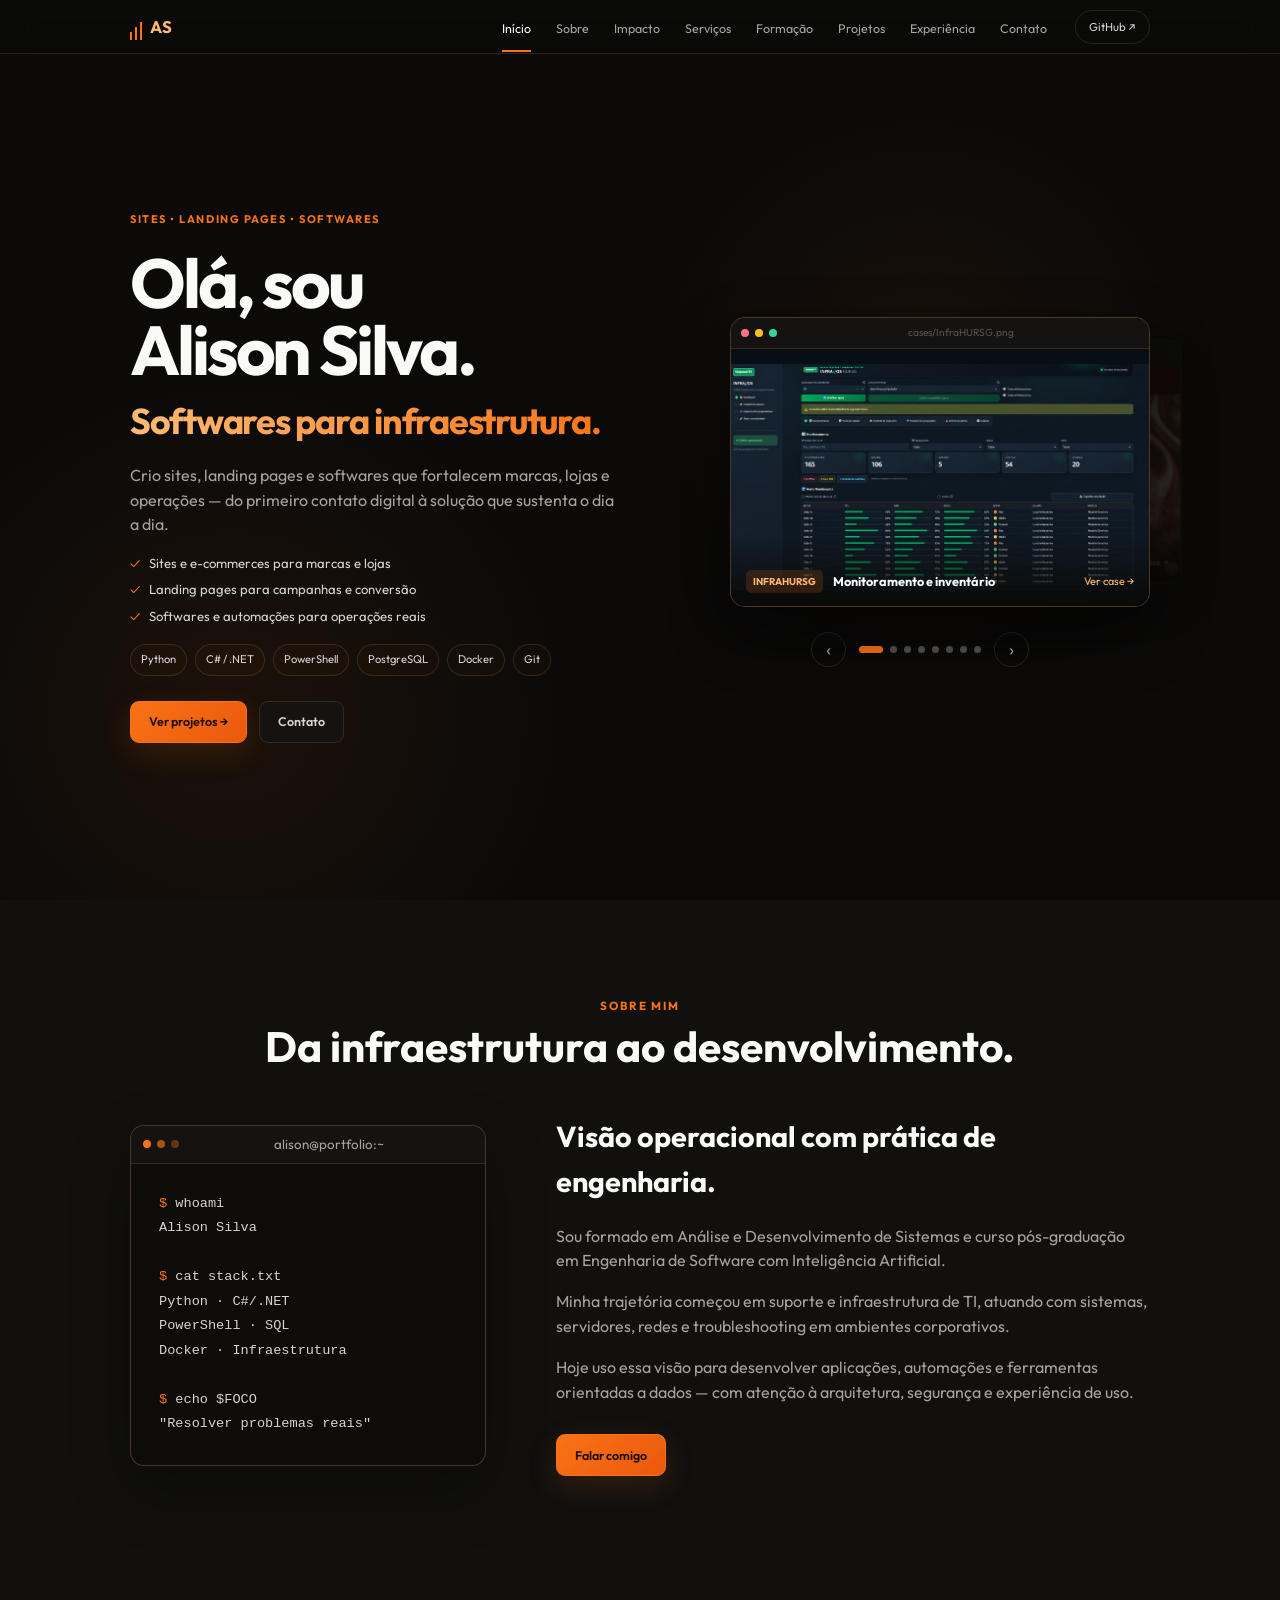
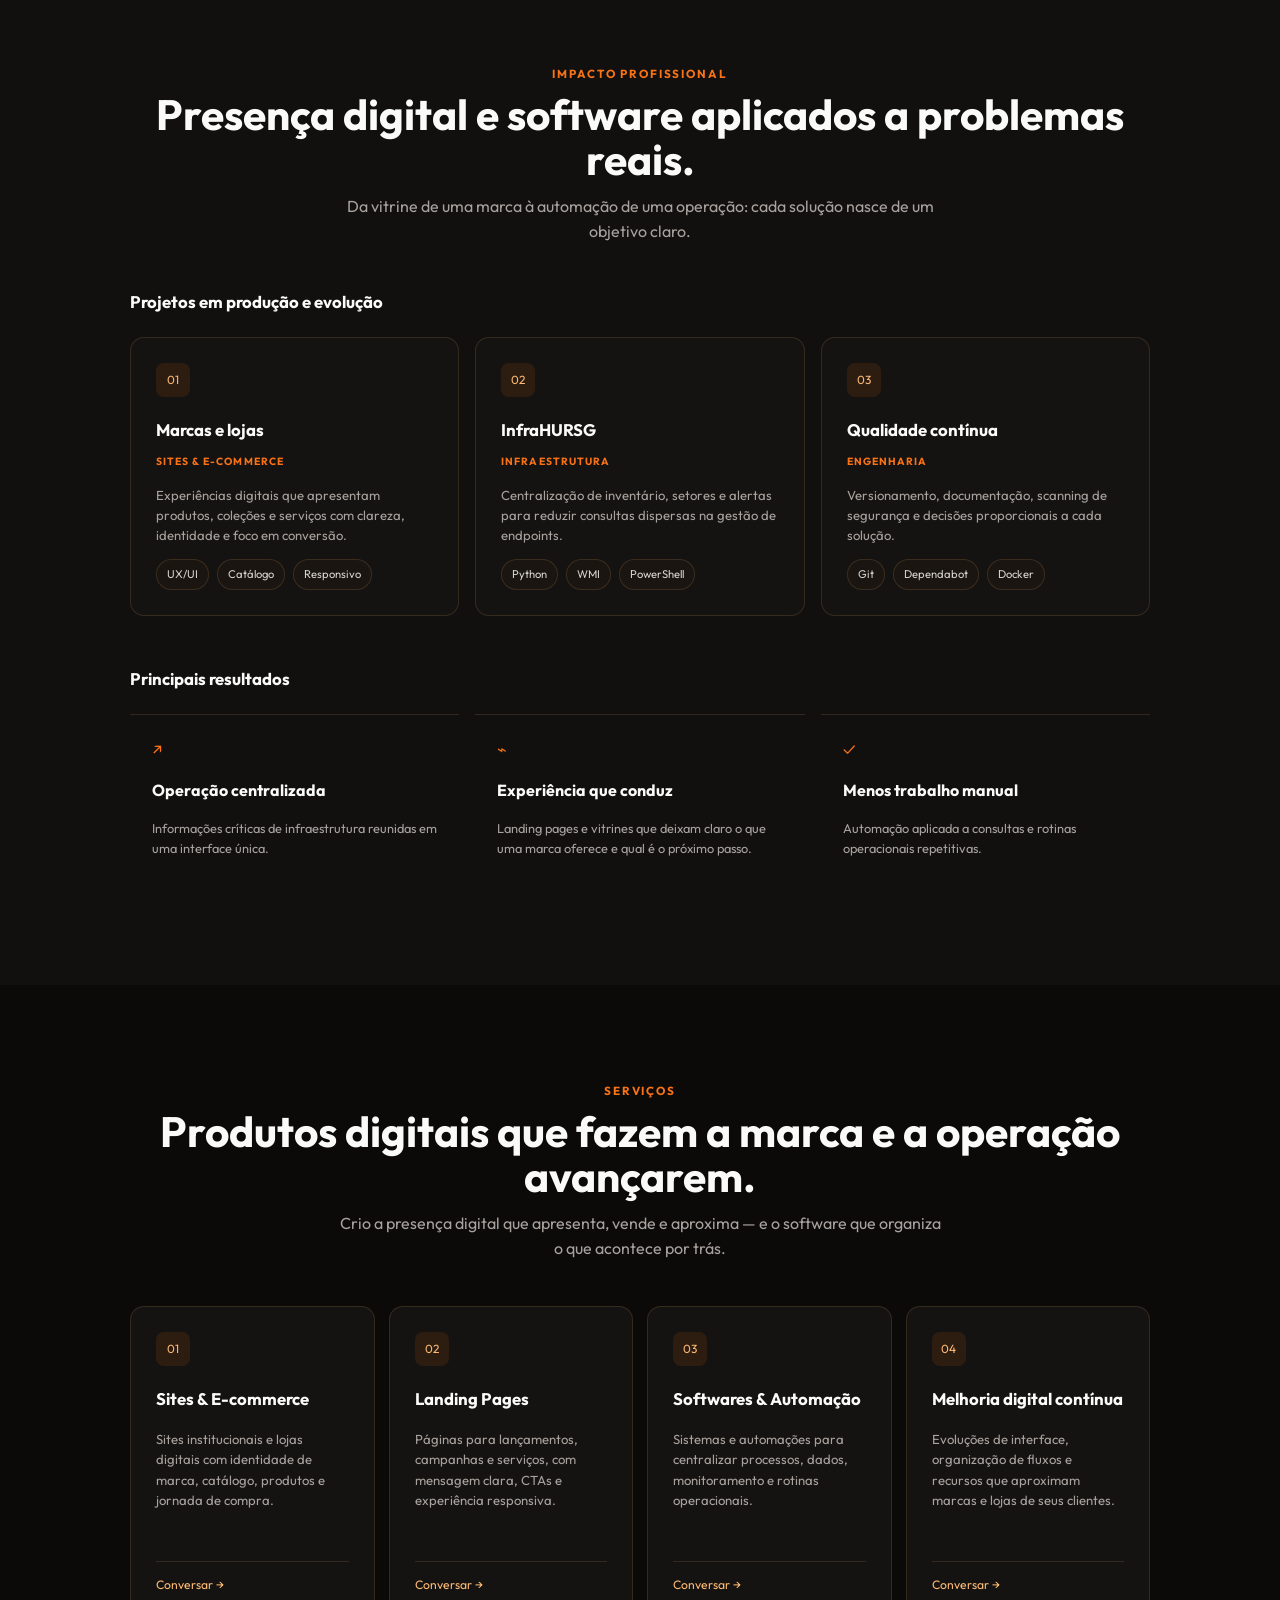
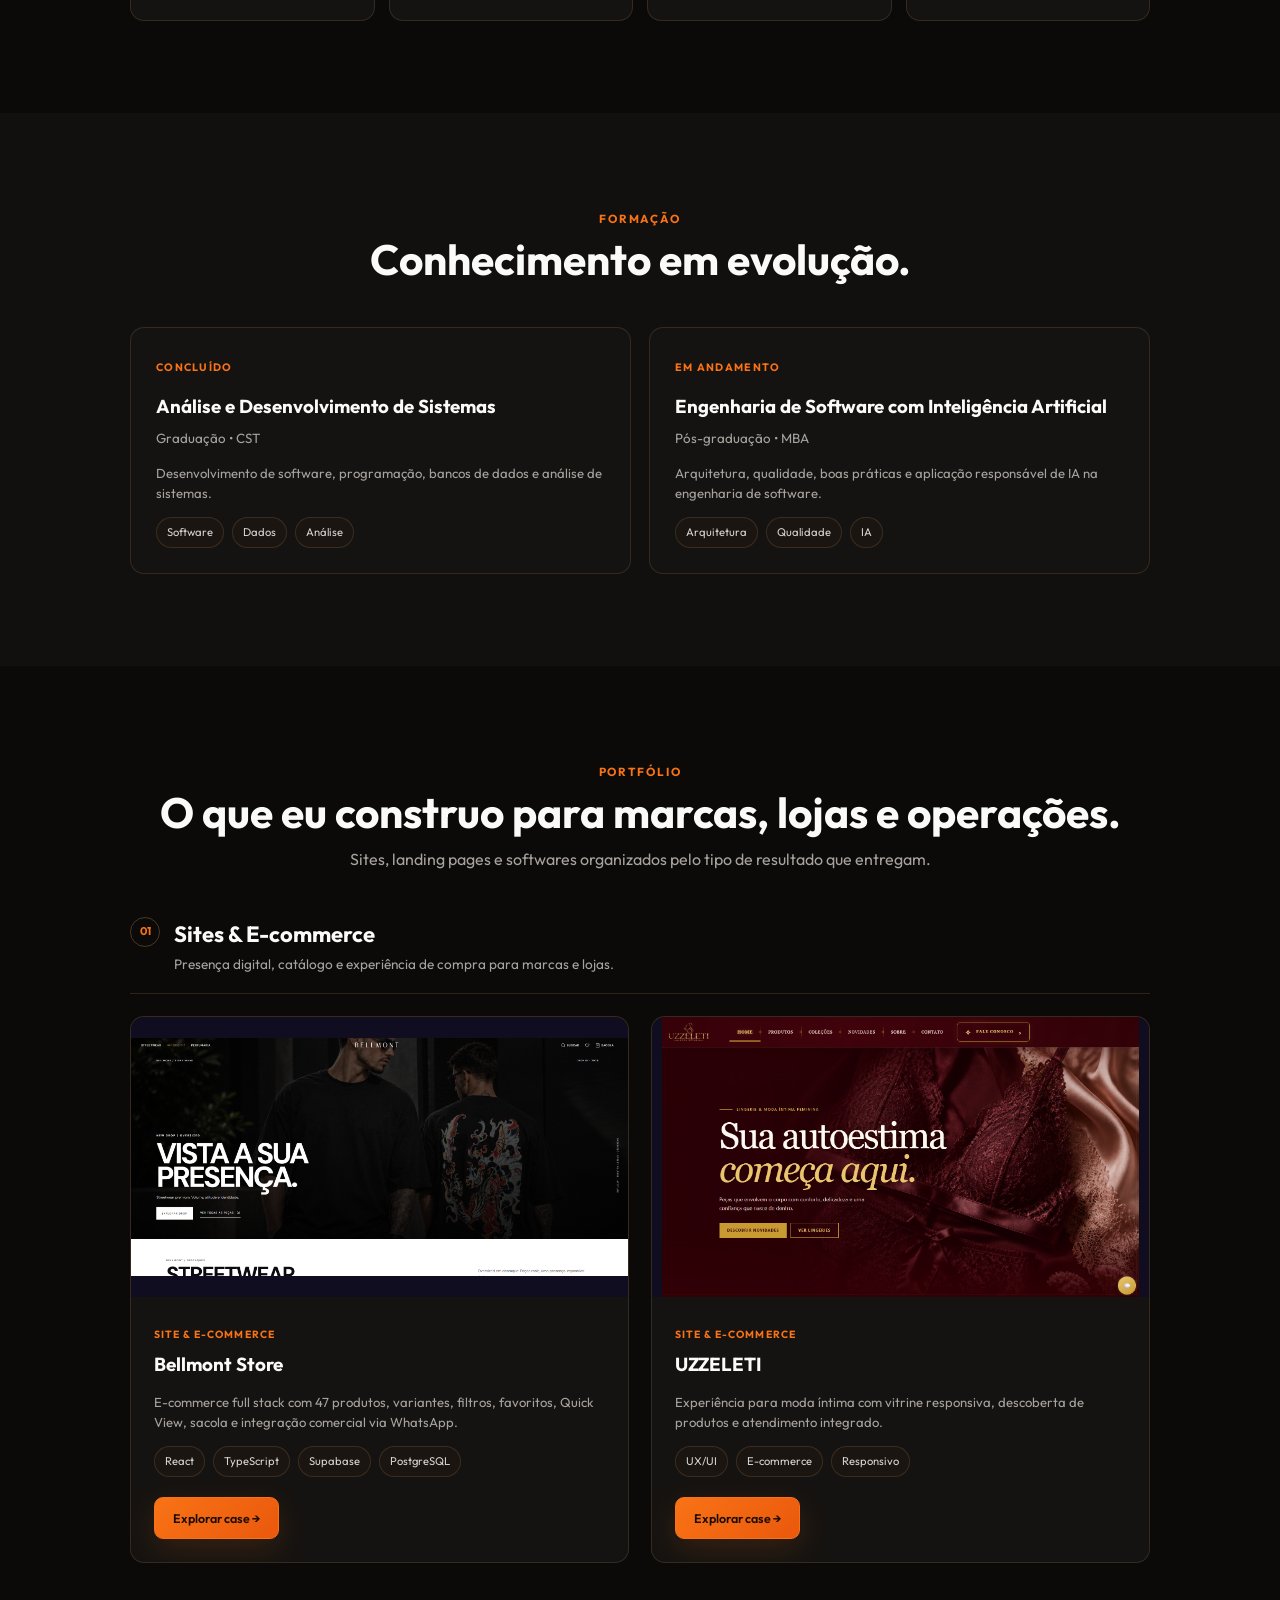
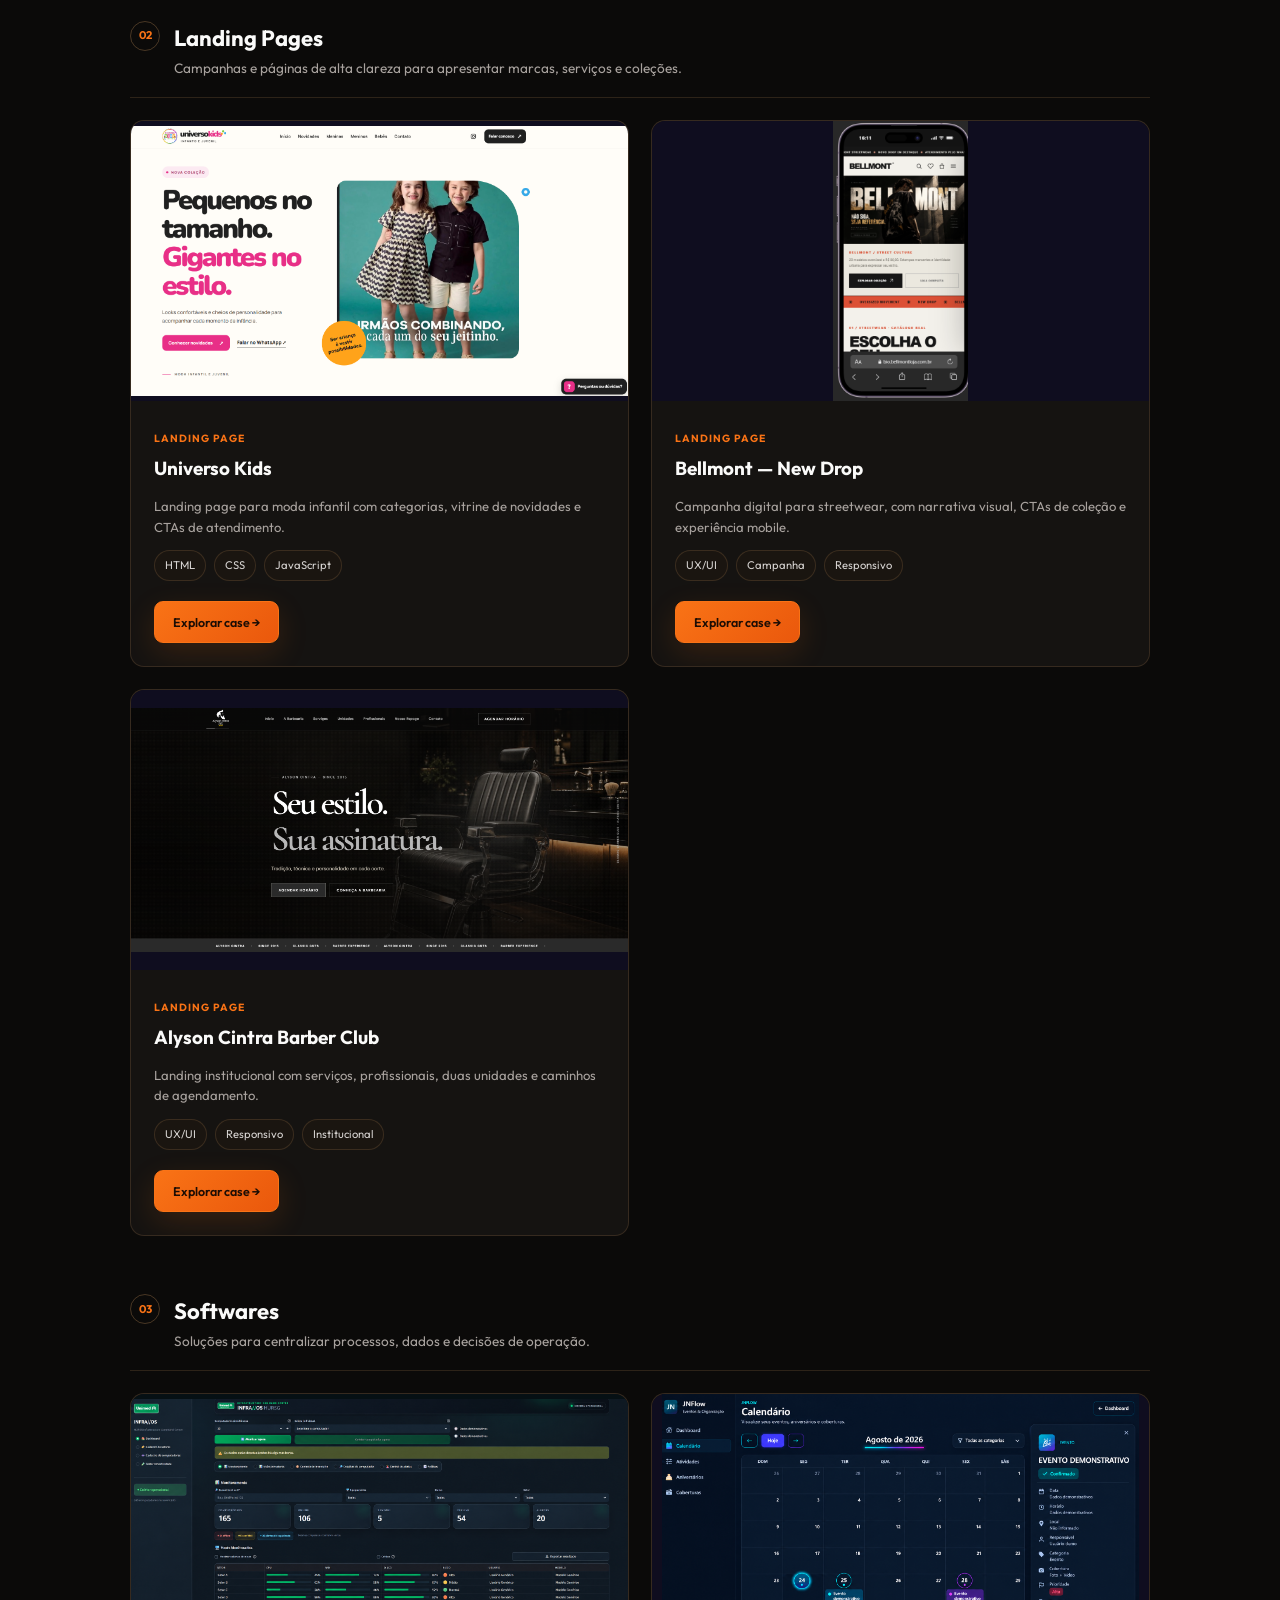
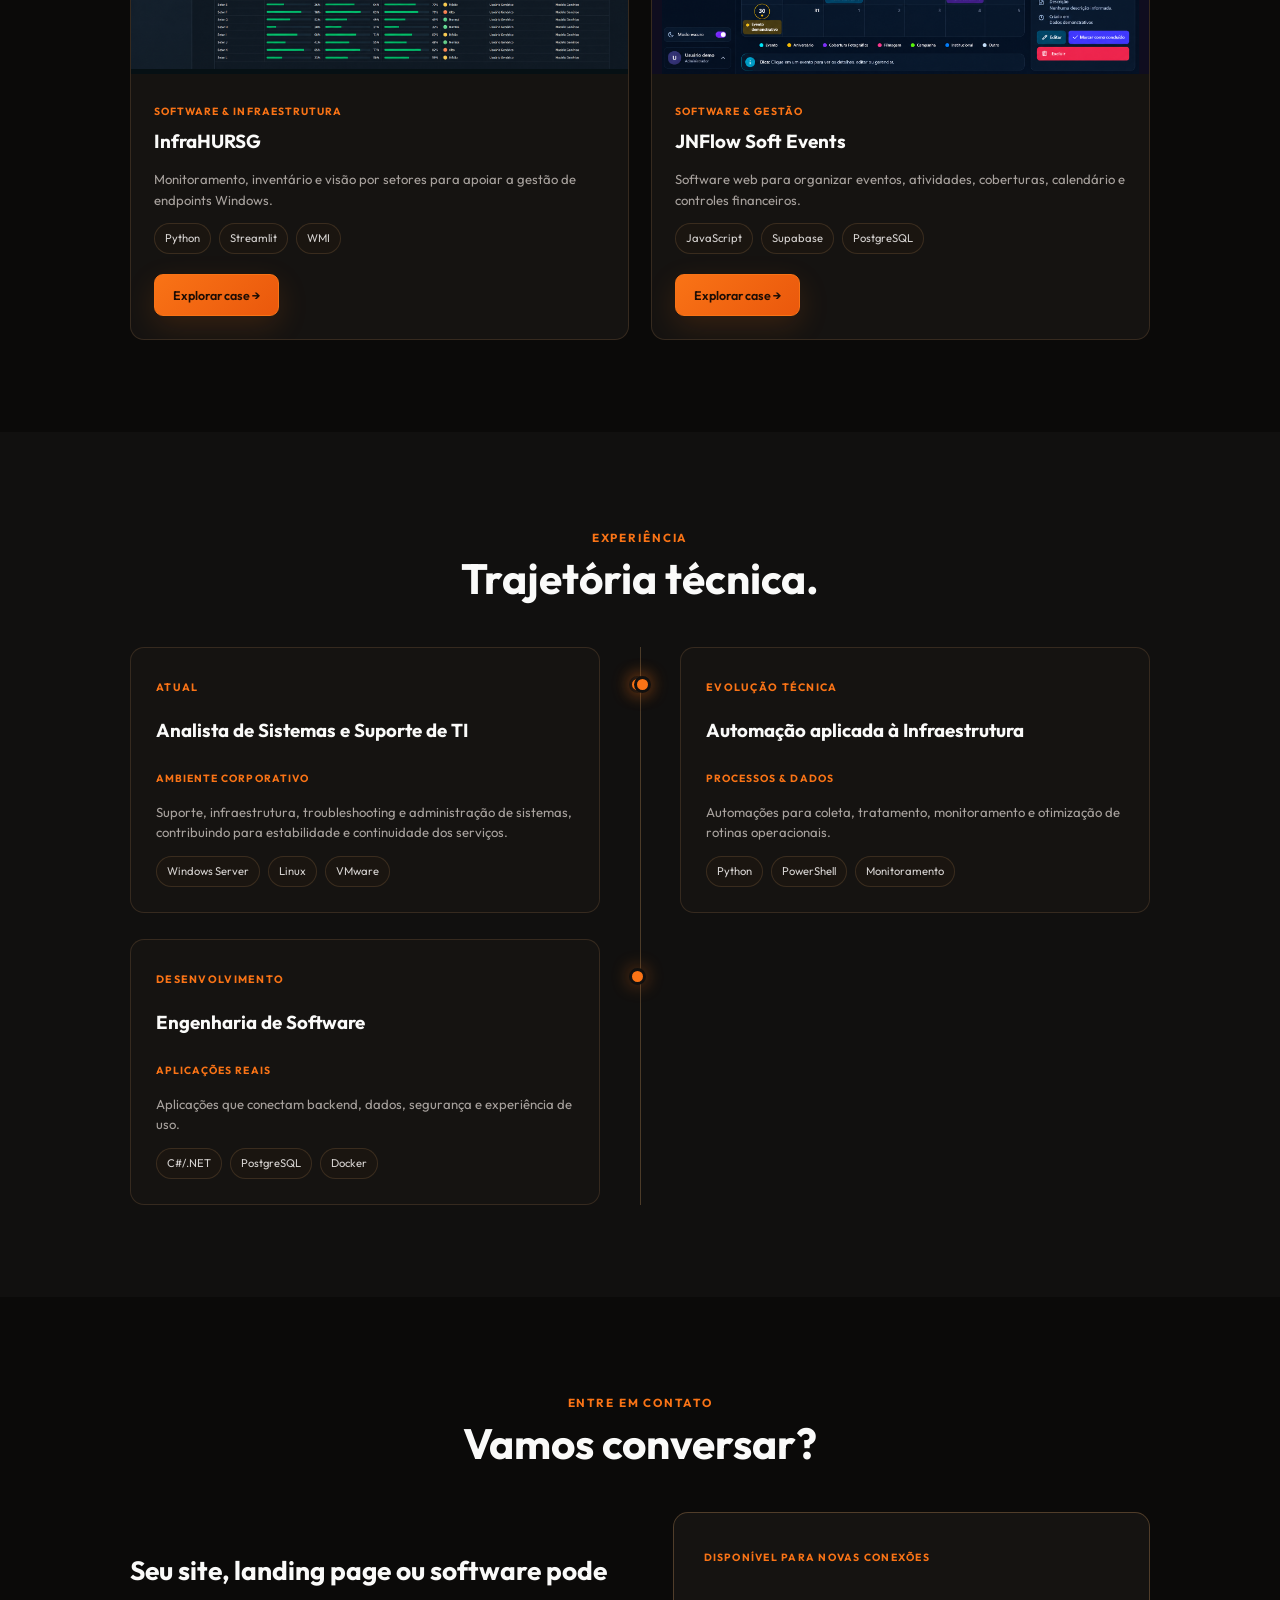
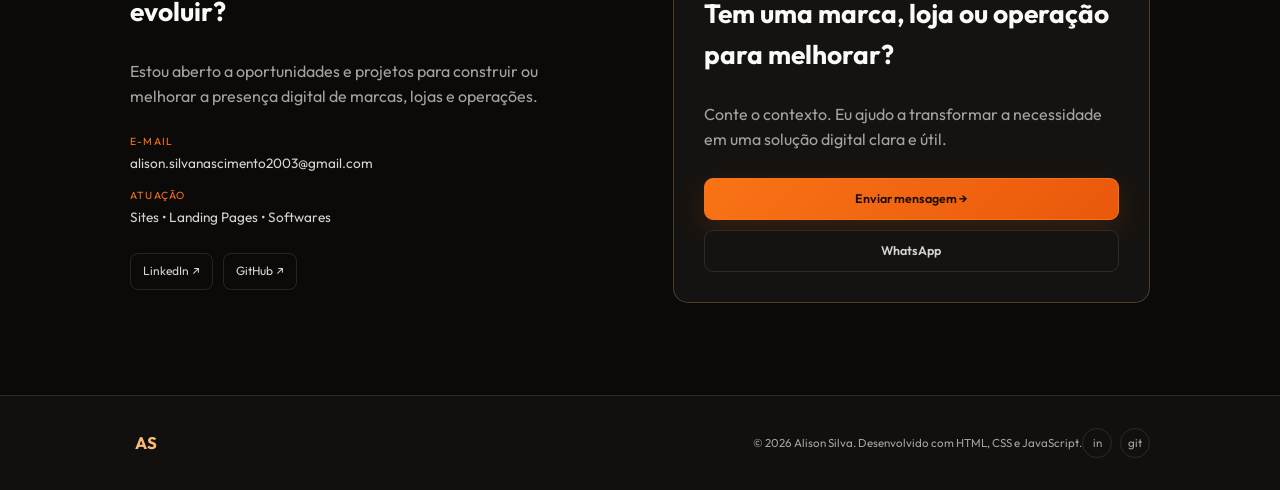
<file: index.html>
<!DOCTYPE html><html lang="pt-BR"><head>
<meta charset="UTF-8"><meta name="viewport" content="width=device-width,initial-scale=1">
<title>Alison Silva | Sites, Landing Pages e Softwares</title>
<meta name="description" content="Portfólio de Alison Silva: sites, e-commerces, landing pages, softwares e automações para marcas, lojas e operações."><meta name="theme-color" content="#0b0a09">
<meta property="og:title" content="Alison Silva | Sites, Landing Pages e Softwares"><meta property="og:description" content="Sites, landing pages e softwares construídos para fortalecer marcas, lojas e operações."><meta property="og:type" content="website"><meta property="og:url" content="https://alison-silva-nascimento.github.io/Portifolio/">
<link rel="stylesheet" href="css/home.css?v=20261026a"></head><body>
<header class="site-header"><nav class="nav shell" aria-label="Navegação principal"><a class="brand" href="#inicio" aria-label="Início"><i></i><i></i><i></i><strong>AS</strong></a><ul class="nav-list" id="mobile-nav-menu"><li><a class="active" href="#inicio">Início</a></li><li><a href="#sobre">Sobre</a></li><li><a href="#impacto">Impacto</a></li><li><a href="#servicos">Serviços</a></li><li><a href="#formacao">Formação</a></li><li><a href="#projetos">Projetos</a></li><li><a href="#experiencia">Experiência</a></li><li><a href="#contato">Contato</a></li></ul><button class="mobile-menu-toggle" type="button" aria-label="Abrir menu" aria-expanded="false" aria-controls="mobile-nav-menu"><i></i><i></i></button><a class="nav-github" href="https://github.com/Alison-silva-nascimento" target="_blank" rel="noopener noreferrer">GitHub ↗</a></nav></header>
<main>
<section class="hero section" id="inicio"><div class="shell hero-grid"><div class="hero-copy reveal"><span class="eyebrow">SITES • LANDING PAGES • SOFTWARES</span><h1>Olá, sou<br>Alison Silva.</h1><p class="hero-role"><span id="rotating-role">Soluções digitais para marcas e operações.</span></p><p>Crio sites, landing pages e softwares que fortalecem marcas, lojas e operações — do primeiro contato digital à solução que sustenta o dia a dia.</p><ul class="hero-facts"><li>Sites e e-commerces para marcas e lojas</li><li>Landing pages para campanhas e conversão</li><li>Softwares e automações para operações reais</li></ul><div class="chips"><span>Python</span><span>C# / .NET</span><span>PowerShell</span><span>PostgreSQL</span><span>Docker</span><span>Git</span></div><div class="hero-actions"><a class="button primary" href="#projetos">Ver projetos →</a><a class="button secondary" href="#contato">Contato</a></div></div>
<div class="hero-carousel reveal" data-hero-carousel><div class="carousel-stack" aria-live="polite"><a class="showcase-card active" href="infraos.html" data-role="Softwares para infraestrutura." aria-hidden="true" tabindex="-1"><span class="window-bar"><i></i><i></i><i></i><small>cases/InfraHURSG.png</small></span><img class="infraos-overview-image" src="assets/images/infrahursg-sanitized.png" alt="Visão geral do InfraHURSG"><span class="showcase-caption"><b>INFRAHURSG</b><strong>Monitoramento e inventário</strong><em>Ver case →</em></span></a><a class="showcase-card" href="jnflow.html" data-role="Softwares de gestão." aria-hidden="true" tabindex="-1"><span class="window-bar"><i></i><i></i><i></i><small>cases/JNFlow.png</small></span><img class="jnflow-overview-image" src="assets/images/jnflow-calendar-sanitized.png" alt="Calendário demonstrativo e sanitizado do JNFlow"><span class="showcase-caption"><b>JNFLOW</b><strong>Gestão de eventos</strong><em>Ver case →</em></span></a><a class="showcase-card" href="uzzeleti.html" data-role="Sites e e-commerce." aria-hidden="true" tabindex="-1"><span class="window-bar"><i></i><i></i><i></i><small>cases/UZZELETI.png</small></span><img class="uzzeleti-overview-image" src="assets/images/uzzeleti-desktop.png" alt="Página inicial do UZZELETI"><span class="showcase-caption"><b>UZZELETI</b><strong>E-commerce e experiência de marca</strong><em>Ver case →</em></span></a><a class="showcase-card" href="alyson-cintra.html" data-role="Landing pages para serviços." aria-hidden="true" tabindex="-1"><span class="window-bar"><i></i><i></i><i></i><small>cases/AlysonCintra.png</small></span><img class="alyson-cintra-overview-image" src="assets/images/alyson-cintra-desktop.png" alt="Página inicial do Alyson Cintra Barber Club"><span class="showcase-caption"><b>ALYSON CINTRA</b><strong>Barber Club</strong><em>Ver case →</em></span></a><a class="showcase-card" href="universo-kids.html" data-role="Landing pages para marcas." aria-hidden="true" tabindex="-1"><span class="window-bar"><i></i><i></i><i></i><small>cases/UniversoKids.png</small></span><img class="universo-kids-overview-image" src="assets/images/universo-kids-landing.png" alt="Campanha da landing page Universo Kids"><span class="showcase-caption"><b>UNIVERSO KIDS</b><strong>Moda infantil e juvenil</strong><em>Ver case →</em></span></a><a class="showcase-card" href="bellmont.html" data-role="Sites e E-commerces."><span class="window-bar"><i></i><i></i><i></i><small>cases/BellmontStore.png</small></span><img src="assets/images/bellmont-desktop.png" alt="Página inicial da Bellmont Store"><span class="showcase-caption"><b>BELLMONT STORE</b><strong>Site e e-commerce</strong><em>Ver case →</em></span></a><a class="showcase-card" href="bellmont-landing.html" data-role="Landing Pages de marca."><span class="window-bar"><i></i><i></i><i></i><small>cases/BellmontLanding.png</small></span><img src="assets/images/bellmont-campaign-mobile.png" alt="Landing page da Bellmont"><span class="showcase-caption"><b>BELLMONT</b><strong>Landing page de campanha</strong><em>Ver case →</em></span></a><a class="showcase-card code-showcase" href="#servicos" data-role="Soluções digitais sob medida." aria-hidden="true" tabindex="-1"><span class="window-bar"><i></i><i></i><i></i><small>src/solucao.py</small></span><code><b>def</b> resolver(problema):<br>&nbsp;&nbsp;contexto = entender(problema)<br>&nbsp;&nbsp;solucao = construir(contexto)<br>&nbsp;&nbsp;<b>return</b> validar(solucao)</code><span class="showcase-caption"><b>MÉTODO</b><strong>Operação → Software</strong><em>Conhecer →</em></span></a></div><div class="carousel-controls"><button class="carousel-prev" type="button" aria-label="Destaque anterior">‹</button><div class="carousel-dots"><button type="button" aria-label="Mostrar InfraHURSG" aria-current="false"></button><button type="button" aria-label="Mostrar JNFlow" aria-current="false"></button><button type="button" aria-label="Mostrar UZZELETI" aria-current="false"></button><button type="button" aria-label="Mostrar Alyson Cintra Barber Club" aria-current="false"></button><button type="button" aria-label="Mostrar Universo Kids" aria-current="false"></button><button type="button" aria-label="Mostrar Bellmont Store" aria-current="false"></button><button type="button" aria-label="Mostrar Bellmont Landing Page" aria-current="false"></button><button type="button" aria-label="Mostrar método" aria-current="false"></button></div><button class="carousel-next" type="button" aria-label="Próximo destaque">›</button></div></div></div></section>

<section class="section alt" id="sobre"><div class="shell"><header class="section-title"><span>SOBRE MIM</span><h2>Da infraestrutura ao desenvolvimento.</h2></header><div class="about-grid"><div class="profile-terminal reveal"><div class="terminal-top"><i></i><i></i><i></i><small>alison@portfolio:~</small></div><pre><span>$</span> whoami
Alison Silva

<span>$</span> cat stack.txt
Python · C#/.NET
PowerShell · SQL
Docker · Infraestrutura

<span>$</span> echo $FOCO
"Resolver problemas reais"</pre></div><div class="about-copy reveal"><h3>Visão operacional com prática de engenharia.</h3><p>Sou formado em Análise e Desenvolvimento de Sistemas e curso pós-graduação em Engenharia de Software com Inteligência Artificial.</p><p>Minha trajetória começou em suporte e infraestrutura de TI, atuando com sistemas, servidores, redes e troubleshooting em ambientes corporativos.</p><p>Hoje uso essa visão para desenvolver aplicações, automações e ferramentas orientadas a dados — com atenção à arquitetura, segurança e experiência de uso.</p><a class="button primary" href="mailto:alison.silvanascimento2003@gmail.com">Falar comigo</a></div></div></div></section>

<section class="section impact" id="impacto"><div class="shell"><header class="section-title"><span>IMPACTO PROFISSIONAL</span><h2>Presença digital e software aplicados a problemas reais.</h2><p>Da vitrine de uma marca à automação de uma operação: cada solução nasce de um objetivo claro.</p></header><h3 class="subheading">Projetos em produção e evolução</h3><div class="impact-grid"><article class="impact-card reveal"><i>01</i><h3>Marcas e lojas</h3><b>SITES &amp; E-COMMERCE</b><p>Experiências digitais que apresentam produtos, coleções e serviços com clareza, identidade e foco em conversão.</p><div class="chips"><span>UX/UI</span><span>Catálogo</span><span>Responsivo</span></div></article><article class="impact-card reveal"><i>02</i><h3>InfraHURSG</h3><b>INFRAESTRUTURA</b><p>Centralização de inventário, setores e alertas para reduzir consultas dispersas na gestão de endpoints.</p><div class="chips"><span>Python</span><span>WMI</span><span>PowerShell</span></div></article><article class="impact-card reveal"><i>03</i><h3>Qualidade contínua</h3><b>ENGENHARIA</b><p>Versionamento, documentação, scanning de segurança e decisões proporcionais a cada solução.</p><div class="chips"><span>Git</span><span>Dependabot</span><span>Docker</span></div></article></div><h3 class="subheading results-title">Principais resultados</h3><div class="results-grid"><article><i>↗</i><h3>Operação centralizada</h3><p>Informações críticas de infraestrutura reunidas em uma interface única.</p></article><article><i>⌁</i><h3>Experiência que conduz</h3><p>Landing pages e vitrines que deixam claro o que uma marca oferece e qual é o próximo passo.</p></article><article><i>✓</i><h3>Menos trabalho manual</h3><p>Automação aplicada a consultas e rotinas operacionais repetitivas.</p></article></div></div></section>

<section class="section" id="servicos"><div class="shell"><header class="section-title"><span>SERVIÇOS</span><h2>Produtos digitais que fazem a marca e a operação avançarem.</h2><p>Crio a presença digital que apresenta, vende e aproxima — e o software que organiza o que acontece por trás.</p></header><div class="services-grid"><article class="service-card reveal"><i>01</i><h3>Sites &amp; E-commerce</h3><p>Sites institucionais e lojas digitais com identidade de marca, catálogo, produtos e jornada de compra.</p><a href="#contato">Conversar →</a></article><article class="service-card reveal"><i>02</i><h3>Landing Pages</h3><p>Páginas para lançamentos, campanhas e serviços, com mensagem clara, CTAs e experiência responsiva.</p><a href="#contato">Conversar →</a></article><article class="service-card reveal"><i>03</i><h3>Softwares &amp; Automação</h3><p>Sistemas e automações para centralizar processos, dados, monitoramento e rotinas operacionais.</p><a href="#contato">Conversar →</a></article><article class="service-card reveal"><i>04</i><h3>Melhoria digital contínua</h3><p>Evoluções de interface, organização de fluxos e recursos que aproximam marcas e lojas de seus clientes.</p><a href="#contato">Conversar →</a></article></div></div></section>

<section class="section alt" id="formacao"><div class="shell"><header class="section-title"><span>FORMAÇÃO</span><h2>Conhecimento em evolução.</h2></header><div class="education-grid"><article class="education-card reveal"><span>CONCLUÍDO</span><h3>Análise e Desenvolvimento de Sistemas</h3><small>Graduação • CST</small><p>Desenvolvimento de software, programação, bancos de dados e análise de sistemas.</p><div class="chips"><span>Software</span><span>Dados</span><span>Análise</span></div></article><article class="education-card reveal"><span>EM ANDAMENTO</span><h3>Engenharia de Software com Inteligência Artificial</h3><small>Pós-graduação • MBA</small><p>Arquitetura, qualidade, boas práticas e aplicação responsável de IA na engenharia de software.</p><div class="chips"><span>Arquitetura</span><span>Qualidade</span><span>IA</span></div></article></div></div></section>

<section class="section" id="projetos"><div class="shell"><header class="section-title"><span>PORTFÓLIO</span><h2>O que eu construo para marcas, lojas e operações.</h2><p>Sites, landing pages e softwares organizados pelo tipo de resultado que entregam.</p></header><div class="project-groups"><section class="project-group"><div class="project-group-heading"><span>01</span><div><h3>Sites &amp; E-commerce</h3><p>Presença digital, catálogo e experiência de compra para marcas e lojas.</p></div></div><div class="projects-grid"><article class="project-card reveal"><a href="bellmont.html"><img src="assets/images/bellmont-desktop.png" alt="Página inicial da Bellmont Store"></a><div><b>SITE &amp; E-COMMERCE</b><h3>Bellmont Store</h3><p>E-commerce full stack com 47 produtos, variantes, filtros, favoritos, Quick View, sacola e integração comercial via WhatsApp.</p><div class="chips"><span>React</span><span>TypeScript</span><span>Supabase</span><span>PostgreSQL</span></div><a class="button primary" href="bellmont.html">Explorar case →</a></div></article><article class="project-card reveal"><a href="uzzeleti.html"><img class="uzzeleti-overview-image" src="assets/images/uzzeleti-desktop.png" alt="Página inicial do UZZELETI"></a><div><b>SITE &amp; E-COMMERCE</b><h3>UZZELETI</h3><p>Experiência para moda íntima com vitrine responsiva, descoberta de produtos e atendimento integrado.</p><div class="chips"><span>UX/UI</span><span>E-commerce</span><span>Responsivo</span></div><a class="button primary" href="uzzeleti.html">Explorar case →</a></div></article></div></section><section class="project-group"><div class="project-group-heading"><span>02</span><div><h3>Landing Pages</h3><p>Campanhas e páginas de alta clareza para apresentar marcas, serviços e coleções.</p></div></div><div class="projects-grid"><article class="project-card reveal"><a href="universo-kids.html"><img src="assets/images/universo-kids-landing.png" alt="Landing page Universo Kids"></a><div><b>LANDING PAGE</b><h3>Universo Kids</h3><p>Landing page para moda infantil com categorias, vitrine de novidades e CTAs de atendimento.</p><div class="chips"><span>HTML</span><span>CSS</span><span>JavaScript</span></div><a class="button primary" href="universo-kids.html">Explorar case →</a></div></article><article class="project-card reveal"><a href="bellmont-landing.html"><img src="assets/images/bellmont-campaign-mobile.png" alt="Landing page da Bellmont"></a><div><b>LANDING PAGE</b><h3>Bellmont — New Drop</h3><p>Campanha digital para streetwear, com narrativa visual, CTAs de coleção e experiência mobile.</p><div class="chips"><span>UX/UI</span><span>Campanha</span><span>Responsivo</span></div><a class="button primary" href="bellmont-landing.html">Explorar case →</a></div></article><article class="project-card reveal"><a href="alyson-cintra.html"><img class="alyson-cintra-overview-image" src="assets/images/alyson-cintra-desktop.png" alt="Página inicial do Alyson Cintra Barber Club"></a><div><b>LANDING PAGE</b><h3>Alyson Cintra Barber Club</h3><p>Landing institucional com serviços, profissionais, duas unidades e caminhos de agendamento.</p><div class="chips"><span>UX/UI</span><span>Responsivo</span><span>Institucional</span></div><a class="button primary" href="alyson-cintra.html">Explorar case →</a></div></article></div></section><section class="project-group"><div class="project-group-heading"><span>03</span><div><h3>Softwares</h3><p>Soluções para centralizar processos, dados e decisões de operação.</p></div></div><div class="projects-grid"><article class="project-card reveal"><a href="infraos.html"><img class="infraos-overview-image" src="assets/images/infrahursg-sanitized.png" alt="Visão geral do InfraHURSG"></a><div><b>SOFTWARE &amp; INFRAESTRUTURA</b><h3>InfraHURSG</h3><p>Monitoramento, inventário e visão por setores para apoiar a gestão de endpoints Windows.</p><div class="chips"><span>Python</span><span>Streamlit</span><span>WMI</span></div><a class="button primary" href="infraos.html">Explorar case →</a></div></article><article class="project-card reveal"><a href="jnflow.html"><img src="assets/images/jnflow-calendar-sanitized.png" alt="Calendário do JNFlow Soft Events"></a><div><b>SOFTWARE &amp; GESTÃO</b><h3>JNFlow Soft Events</h3><p>Software web para organizar eventos, atividades, coberturas, calendário e controles financeiros.</p><div class="chips"><span>JavaScript</span><span>Supabase</span><span>PostgreSQL</span></div><a class="button primary" href="jnflow.html">Explorar case →</a></div></article></div></section></div></div></section><section class="section alt" id="experiencia"><div class="shell"><header class="section-title"><span>EXPERIÊNCIA</span><h2>Trajetória técnica.</h2></header><div class="timeline"><article class="timeline-card reveal"><span>ATUAL</span><h3>Analista de Sistemas e Suporte de TI</h3><b>AMBIENTE CORPORATIVO</b><p>Suporte, infraestrutura, troubleshooting e administração de sistemas, contribuindo para estabilidade e continuidade dos serviços.</p><div class="chips"><span>Windows Server</span><span>Linux</span><span>VMware</span></div></article><article class="timeline-card reveal"><span>EVOLUÇÃO TÉCNICA</span><h3>Automação aplicada à Infraestrutura</h3><b>PROCESSOS &amp; DADOS</b><p>Automações para coleta, tratamento, monitoramento e otimização de rotinas operacionais.</p><div class="chips"><span>Python</span><span>PowerShell</span><span>Monitoramento</span></div></article><article class="timeline-card reveal"><span>DESENVOLVIMENTO</span><h3>Engenharia de Software</h3><b>APLICAÇÕES REAIS</b><p>Aplicações que conectam backend, dados, segurança e experiência de uso.</p><div class="chips"><span>C#/.NET</span><span>PostgreSQL</span><span>Docker</span></div></article></div></div></section>

<section class="section contact" id="contato"><div class="shell"><header class="section-title"><span>ENTRE EM CONTATO</span><h2>Vamos conversar?</h2></header><div class="contact-grid"><div class="contact-copy reveal"><h3>Seu site, landing page ou software pode evoluir?</h3><p>Estou aberto a oportunidades e projetos para construir ou melhorar a presença digital de marcas, lojas e operações.</p><dl><dt>E-MAIL</dt><dd>alison.silvanascimento2003@gmail.com</dd><dt>ATUAÇÃO</dt><dd>Sites • Landing Pages • Softwares</dd></dl><div class="contact-social"><a href="https://www.linkedin.com/in/alison-s-nascimentoti/" target="_blank" rel="noopener noreferrer">LinkedIn ↗</a><a href="https://github.com/Alison-silva-nascimento" target="_blank" rel="noopener noreferrer">GitHub ↗</a></div></div><div class="contact-panel reveal"><span>DISPONÍVEL PARA NOVAS CONEXÕES</span><h3>Tem uma marca, loja ou operação para melhorar?</h3><p>Conte o contexto. Eu ajudo a transformar a necessidade em uma solução digital clara e útil.</p><a class="button primary wide" href="mailto:alison.silvanascimento2003@gmail.com?subject=Contato pelo portfólio">Enviar mensagem →</a><a class="button secondary wide" href="https://wa.me/5564992834474" target="_blank" rel="noopener noreferrer">WhatsApp</a></div></div></div></section>
</main><footer><div class="shell footer-inner"><a class="brand" href="#inicio"><strong>AS</strong></a><p>© 2026 Alison Silva. Desenvolvido com HTML, CSS e JavaScript.</p><div><a href="https://www.linkedin.com/in/alison-s-nascimentoti/">in</a><a href="https://github.com/Alison-silva-nascimento">git</a></div></div></footer><script src="jsmain.js?v=20260910c" defer></script></body></html>
</file>
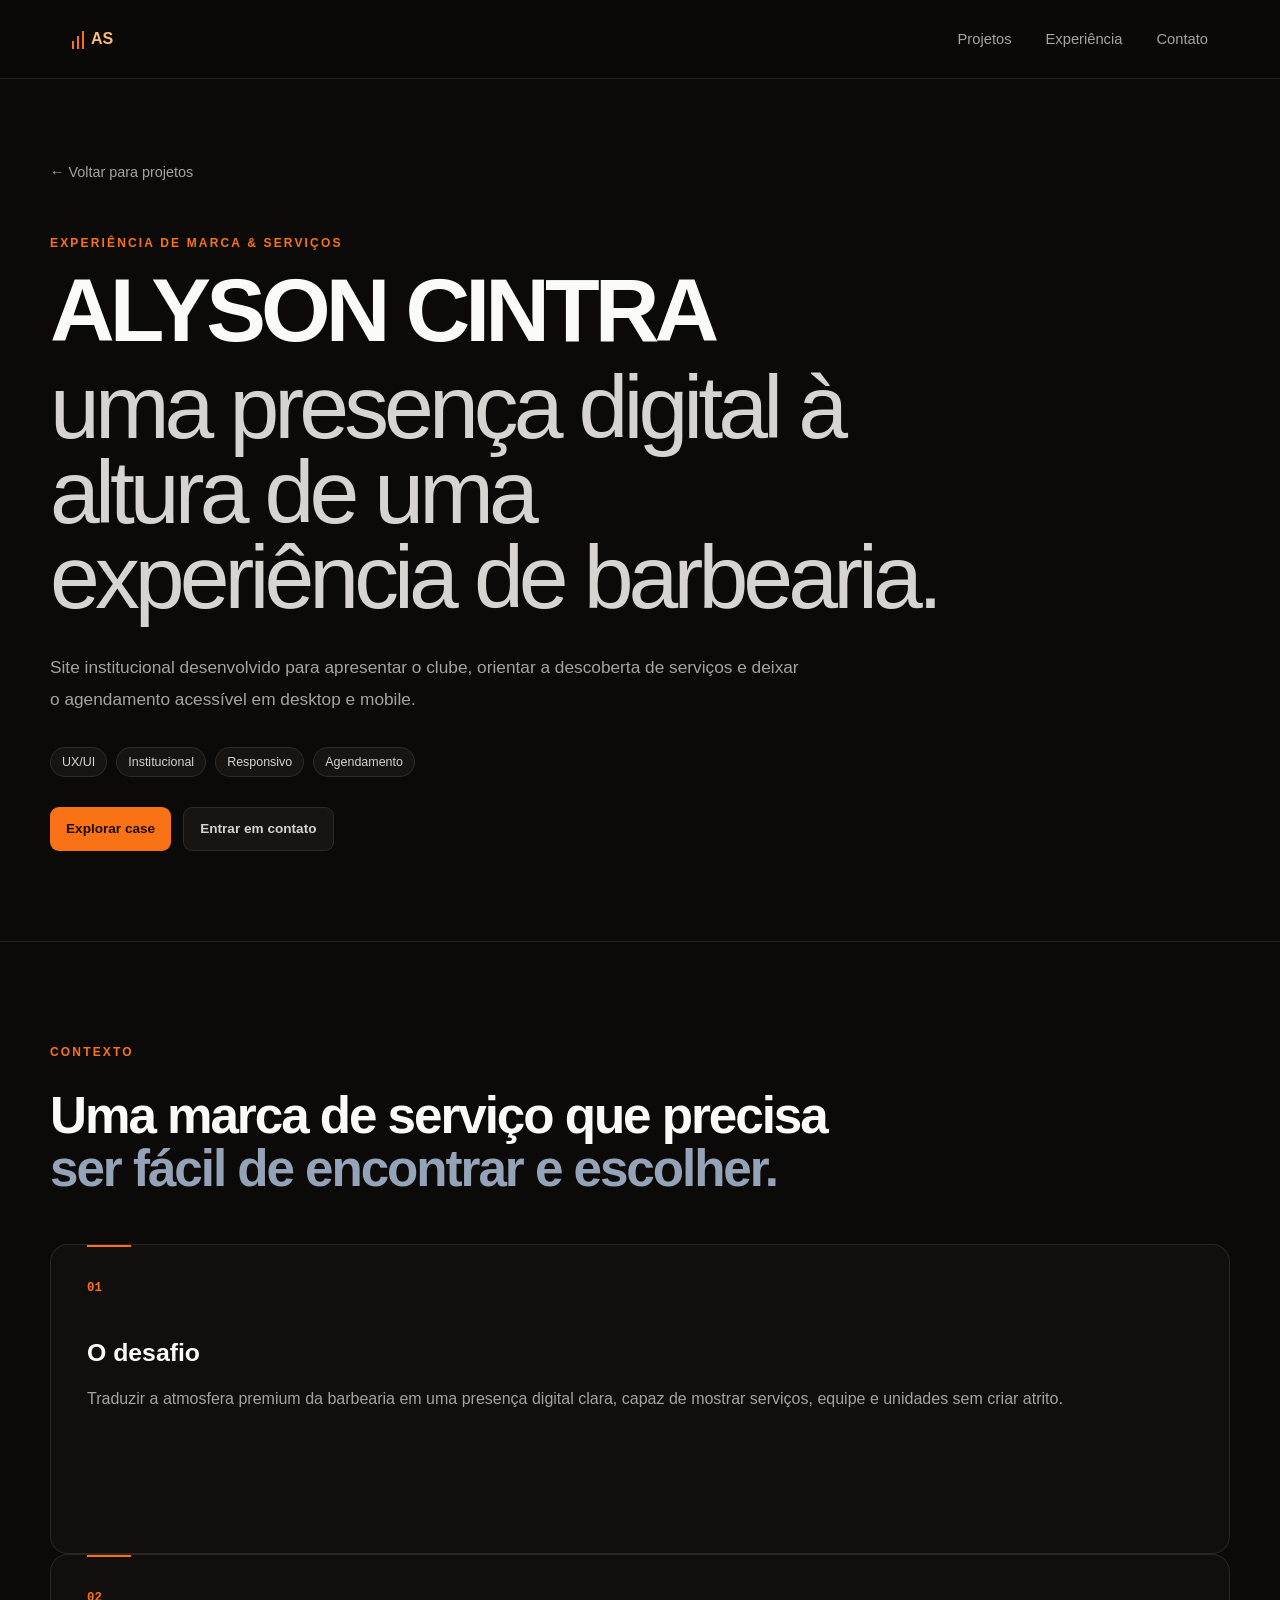
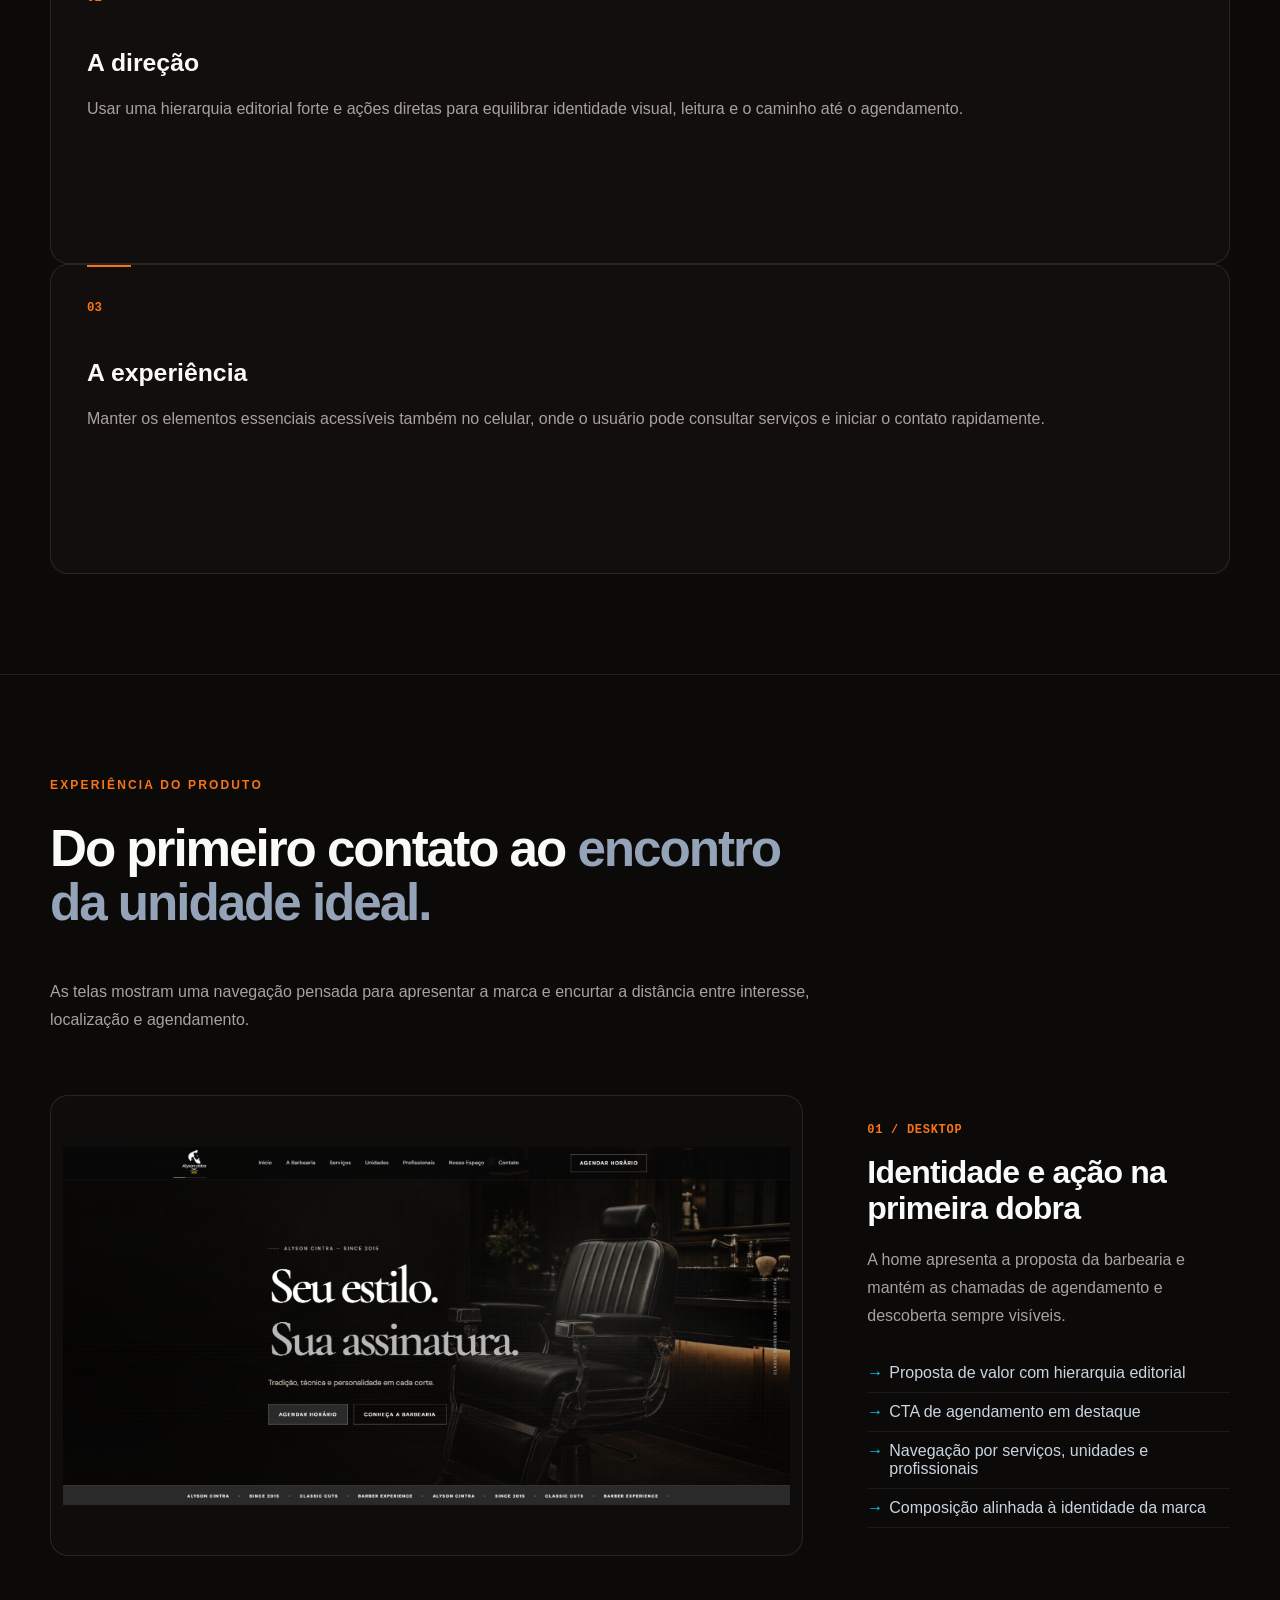
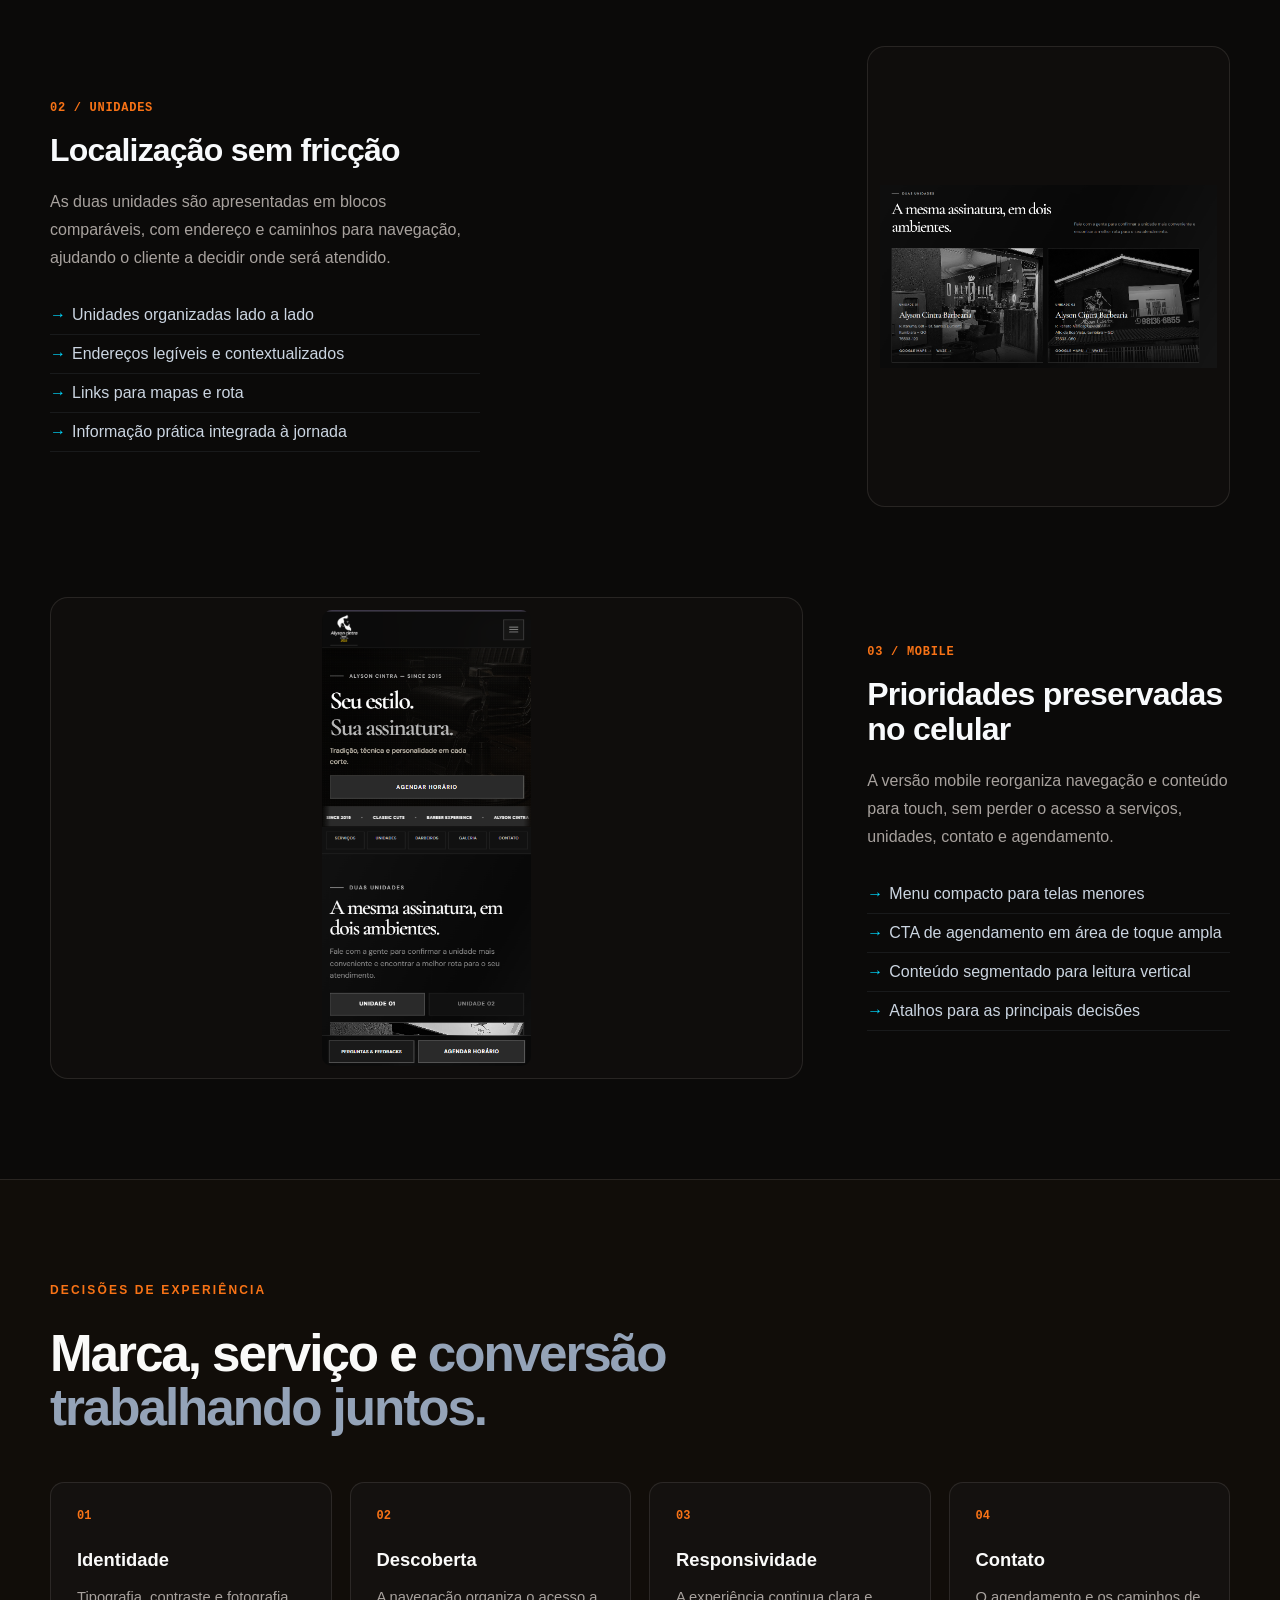
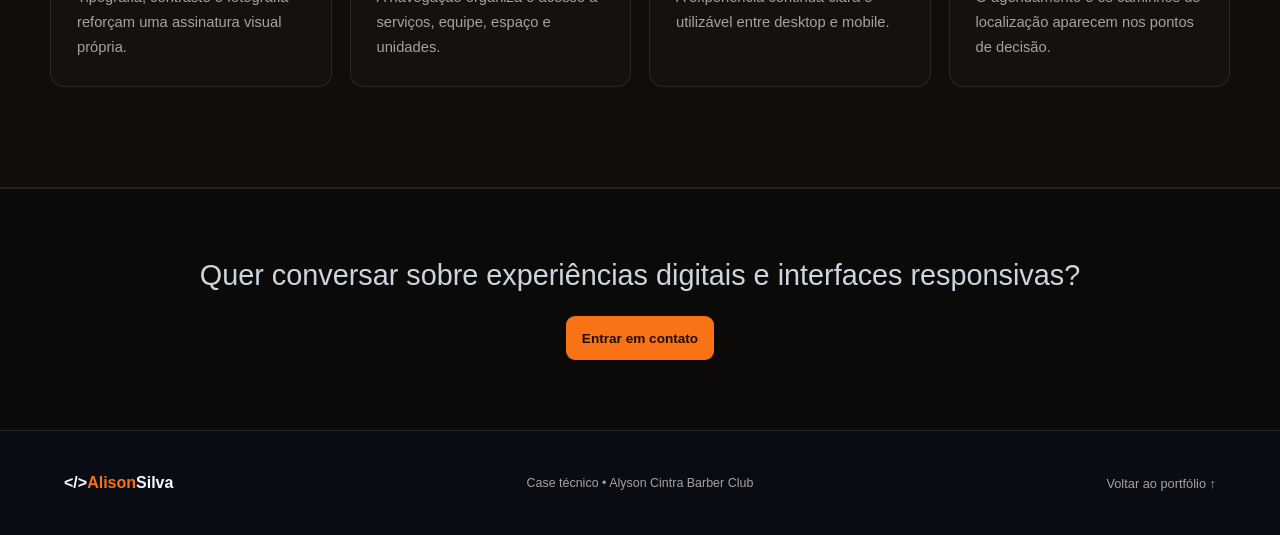
<file: alyson-cintra.html>
<!DOCTYPE html>
<html lang="pt-BR">
<head>
    <meta charset="UTF-8">
    <meta name="viewport" content="width=device-width, initial-scale=1.0">
    <title>Alyson Cintra Barber Club | Case de Experiência Digital</title>
    <meta name="description" content="Case do Alyson Cintra Barber Club: site institucional responsivo para apresentar serviços, profissionais, unidades e agendamento.">
    <meta name="theme-color" content="#0b0a09">
    <meta property="og:title" content="Alyson Cintra Barber Club | Case de Experiência Digital">
    <meta property="og:description" content="Uma experiência digital responsiva para uma barbearia, com serviços, unidades e agendamento em foco.">
    <meta property="og:type" content="article">
    <meta property="og:url" content="https://alison-silva-nascimento.github.io/Portifolio/alyson-cintra.html">
    <link rel="stylesheet" href="css/style.css">
</head>
<body>
<header class="header"><nav class="navbar" aria-label="Navegação principal">
    <a href="index.html#inicio" class="logo case-monogram" aria-label="Alison Silva — início"><span class="case-monogram-bars" aria-hidden="true"><i></i><i></i><i></i></span><strong>AS</strong></a>
    <ul class="nav-links"><li><a href="index.html#projetos">Projetos</a></li><li><a href="index.html#experiencia">Experiência</a></li><li><a href="index.html#contato">Contato</a></li></ul>
</nav></header>
<main class="case-uzzeleti">
    <section class="case-hero"><div class="case-container">
        <a href="index.html#projetos" class="case-back">← Voltar para projetos</a>
        <span class="section-label">EXPERIÊNCIA DE MARCA &amp; SERVIÇOS</span>
        <h1>ALYSON CINTRA <span>uma presença digital à altura de uma experiência de barbearia.</span></h1>
        <p class="case-hero-description">Site institucional desenvolvido para apresentar o clube, orientar a descoberta de serviços e deixar o agendamento acessível em desktop e mobile.</p>
        <div class="project-stack case-stack"><span>UX/UI</span><span>Institucional</span><span>Responsivo</span><span>Agendamento</span></div>
        <div class="case-hero-actions"><a href="#experiencia" class="project-btn primary">Explorar case</a><a href="index.html#contato" class="project-btn">Entrar em contato</a></div>
    </div></section>

    <section class="case-section case-overview"><div class="case-container">
        <span class="section-label">CONTEXTO</span><h2>Uma marca de serviço que precisa <span>ser fácil de encontrar e escolher.</span></h2>
        <div class="case-grid-3"><article class="case-card"><span class="case-number">01</span><h3>O desafio</h3><p>Traduzir a atmosfera premium da barbearia em uma presença digital clara, capaz de mostrar serviços, equipe e unidades sem criar atrito.</p></article><article class="case-card"><span class="case-number">02</span><h3>A direção</h3><p>Usar uma hierarquia editorial forte e ações diretas para equilibrar identidade visual, leitura e o caminho até o agendamento.</p></article><article class="case-card"><span class="case-number">03</span><h3>A experiência</h3><p>Manter os elementos essenciais acessíveis também no celular, onde o usuário pode consultar serviços e iniciar o contato rapidamente.</p></article></div>
    </div></section>

    <section class="case-section case-features" id="experiencia"><div class="case-container">
        <span class="section-label">EXPERIÊNCIA DO PRODUTO</span><h2>Do primeiro contato ao <span>encontro da unidade ideal.</span></h2>
        <p class="case-section-intro">As telas mostram uma navegação pensada para apresentar a marca e encurtar a distância entre interesse, localização e agendamento.</p>
        <div class="case-feature-list">
            <article class="case-feature"><div class="case-feature-image"><img src="assets/images/alyson-cintra-desktop.png" alt="Página inicial desktop do Alyson Cintra Barber Club" width="1838" height="899" decoding="async"></div><div class="case-feature-content"><span class="case-feature-number">01 / DESKTOP</span><h3>Identidade e ação na primeira dobra</h3><p>A home apresenta a proposta da barbearia e mantém as chamadas de agendamento e descoberta sempre visíveis.</p><ul><li>Proposta de valor com hierarquia editorial</li><li>CTA de agendamento em destaque</li><li>Navegação por serviços, unidades e profissionais</li><li>Composição alinhada à identidade da marca</li></ul></div></article>
            <article class="case-feature case-feature-reverse"><div class="case-feature-image"><img src="assets/images/alyson-cintra-units.png" alt="Seção de unidades do Alyson Cintra Barber Club" width="1280" height="703" loading="lazy" decoding="async"></div><div class="case-feature-content"><span class="case-feature-number">02 / UNIDADES</span><h3>Localização sem fricção</h3><p>As duas unidades são apresentadas em blocos comparáveis, com endereço e caminhos para navegação, ajudando o cliente a decidir onde será atendido.</p><ul><li>Unidades organizadas lado a lado</li><li>Endereços legíveis e contextualizados</li><li>Links para mapas e rota</li><li>Informação prática integrada à jornada</li></ul></div></article>
            <article class="case-feature"><div class="case-feature-image case-feature-image-portrait"><img src="assets/images/alyson-cintra-mobile.png" alt="Versão mobile responsiva do Alyson Cintra Barber Club" width="375" height="812" loading="lazy" decoding="async"></div><div class="case-feature-content"><span class="case-feature-number">03 / MOBILE</span><h3>Prioridades preservadas no celular</h3><p>A versão mobile reorganiza navegação e conteúdo para touch, sem perder o acesso a serviços, unidades, contato e agendamento.</p><ul><li>Menu compacto para telas menores</li><li>CTA de agendamento em área de toque ampla</li><li>Conteúdo segmentado para leitura vertical</li><li>Atalhos para as principais decisões</li></ul></div></article>
        </div>
    </div></section>

    <section class="case-section case-security"><div class="case-container"><span class="section-label">DECISÕES DE EXPERIÊNCIA</span><h2>Marca, serviço e <span>conversão trabalhando juntos.</span></h2><div class="security-grid"><article class="security-card"><span>01</span><h3>Identidade</h3><p>Tipografia, contraste e fotografia reforçam uma assinatura visual própria.</p></article><article class="security-card"><span>02</span><h3>Descoberta</h3><p>A navegação organiza o acesso a serviços, equipe, espaço e unidades.</p></article><article class="security-card"><span>03</span><h3>Responsividade</h3><p>A experiência continua clara e utilizável entre desktop e mobile.</p></article><article class="security-card"><span>04</span><h3>Contato</h3><p>O agendamento e os caminhos de localização aparecem nos pontos de decisão.</p></article></div></div></section>
    <section class="case-cta"><div class="case-container"><p>Quer conversar sobre experiências digitais e interfaces responsivas?</p><a href="index.html#contato" class="project-btn primary">Entrar em contato</a></div></section>
</main>
<footer class="footer"><div class="footer-container"><a href="index.html#inicio" class="footer-logo">&lt;/&gt; <span>Alison</span> Silva</a><p>Case técnico • Alyson Cintra Barber Club</p><a href="index.html#projetos" class="back-to-top">Voltar ao portfólio ↑</a></div></footer>
</body>
</html>
</file>
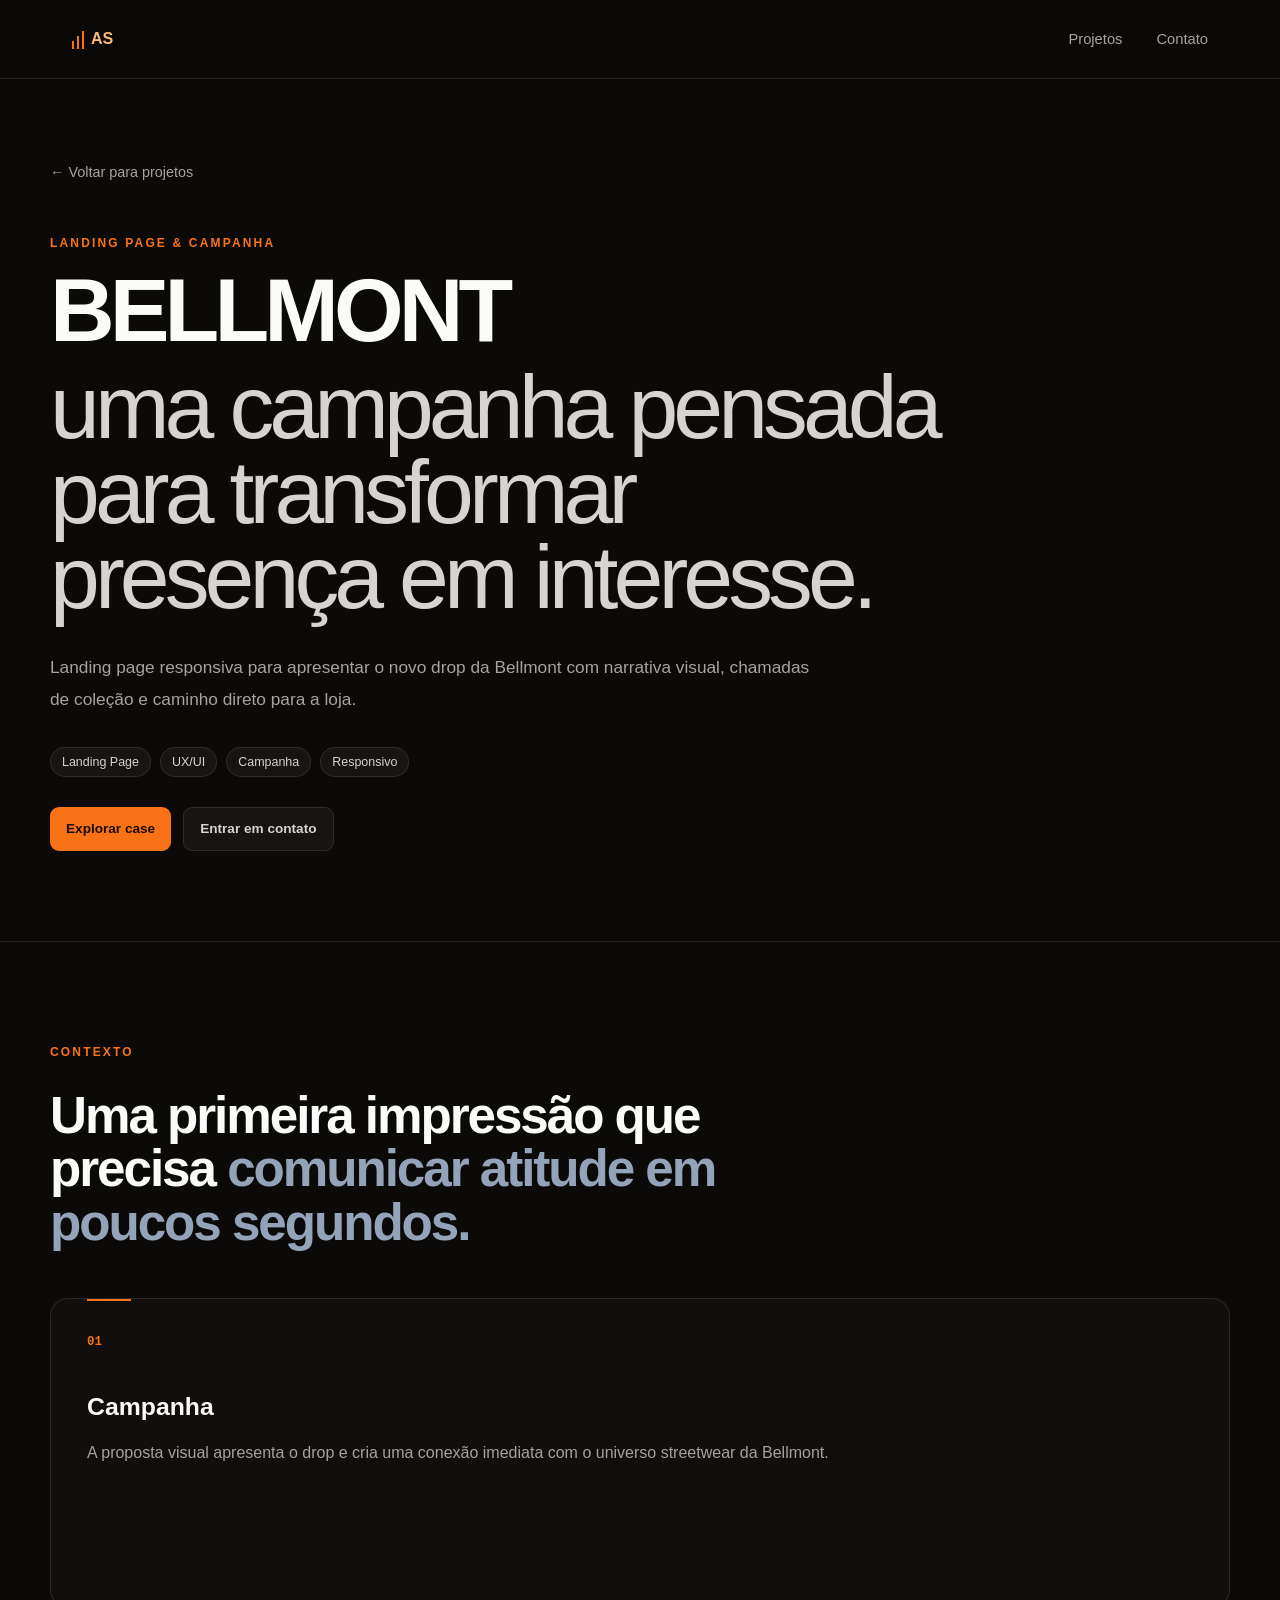
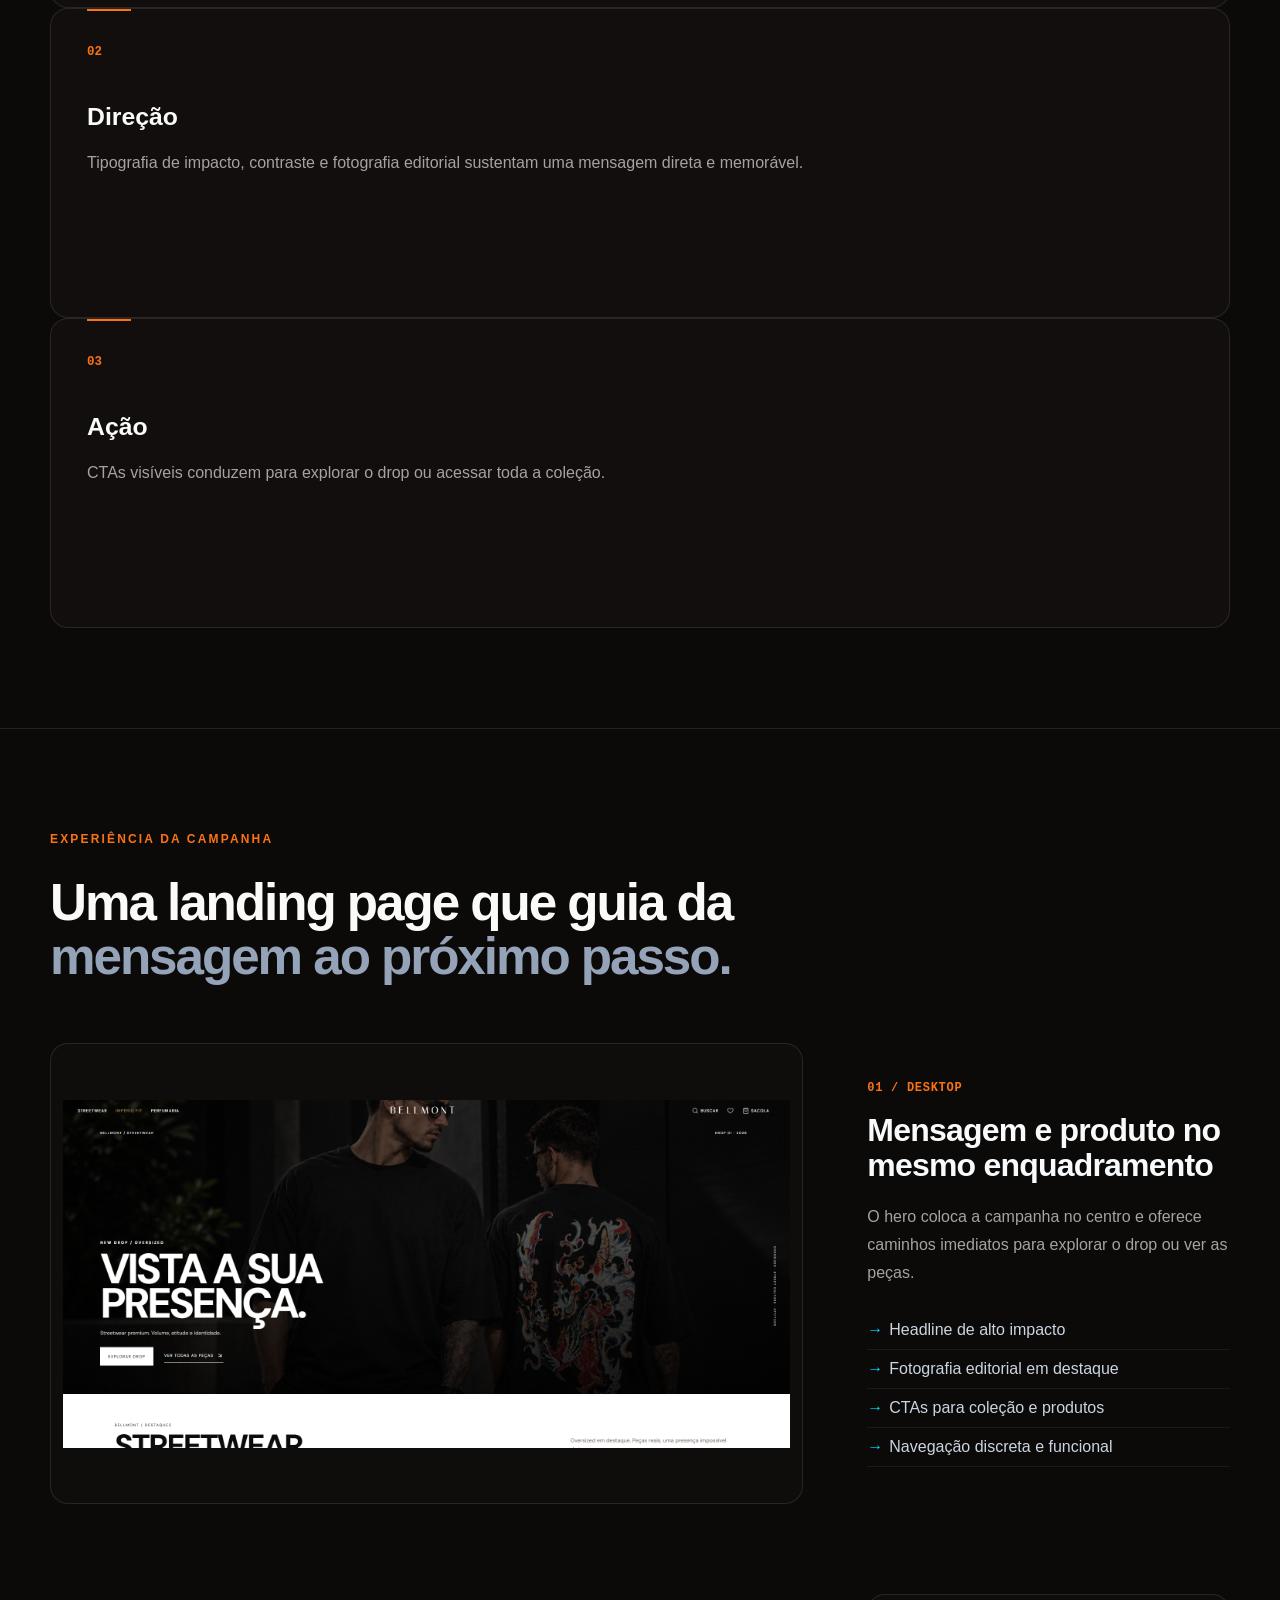
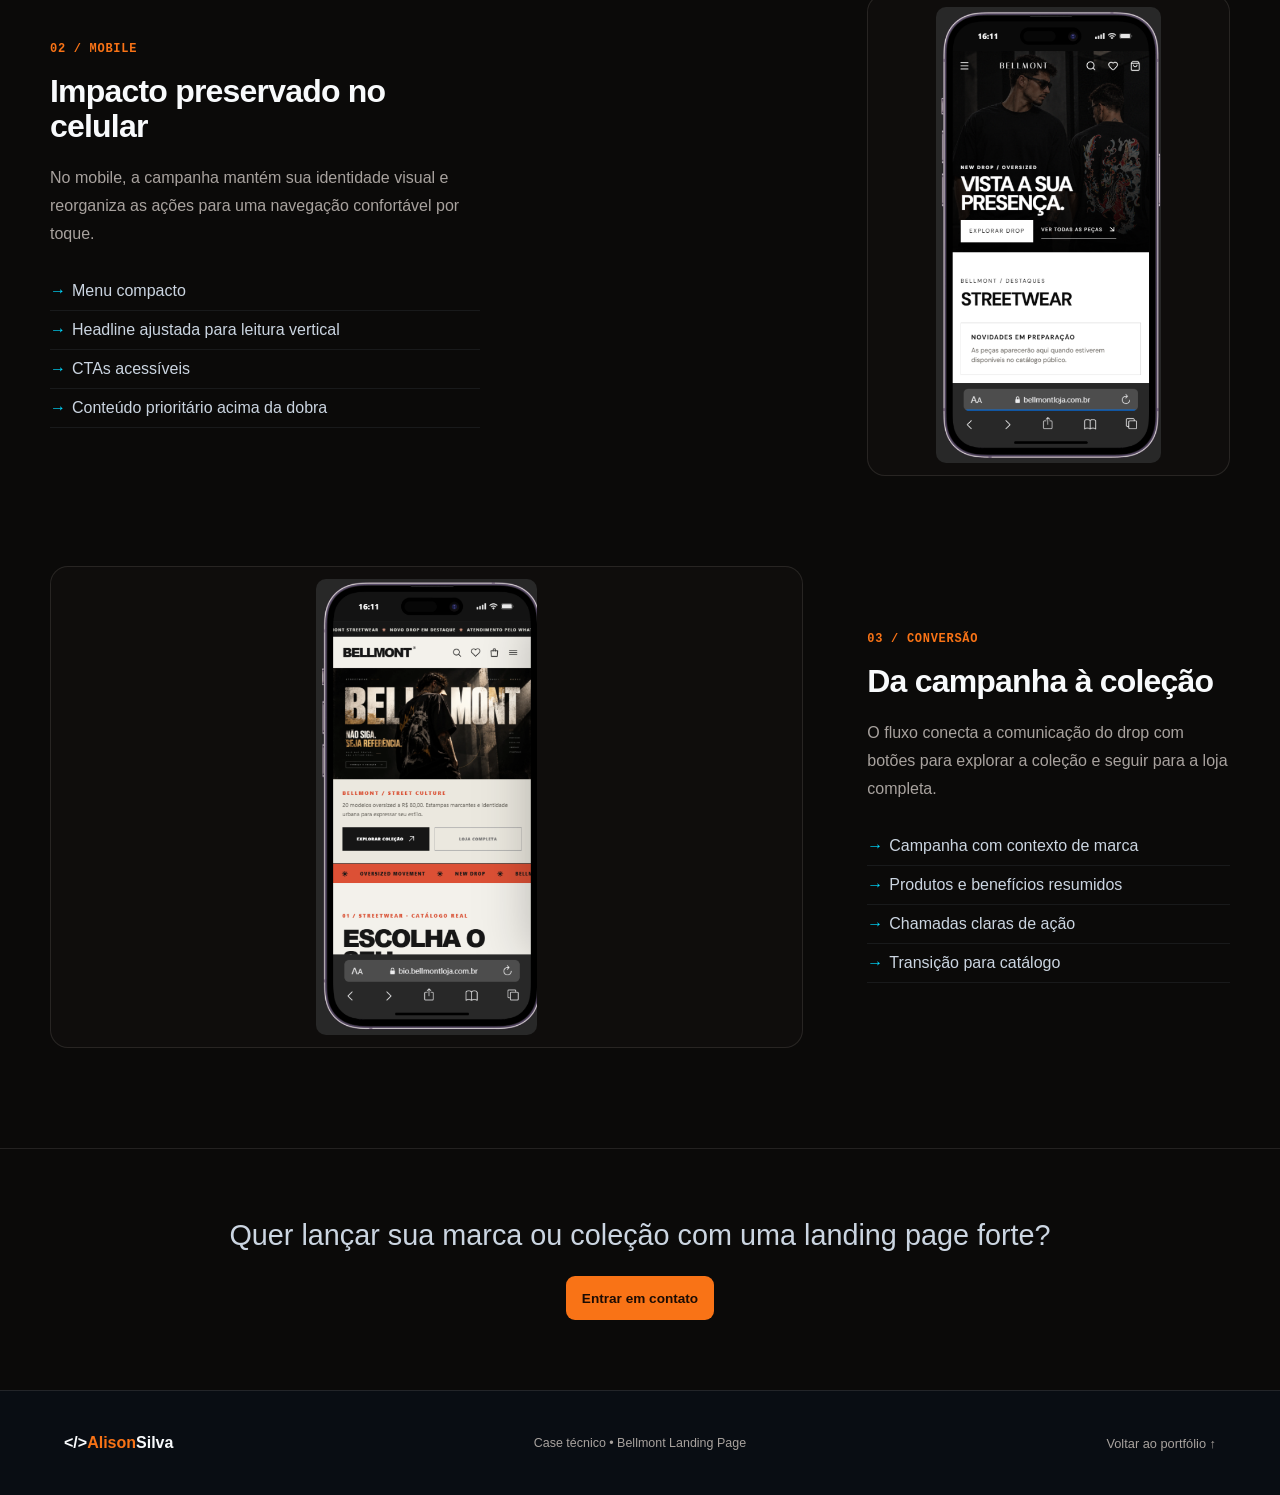
<file: bellmont-landing.html>
<!DOCTYPE html>
<html lang="pt-BR">
<head><meta charset="UTF-8"><meta name="viewport" content="width=device-width, initial-scale=1.0"><title>Bellmont | Case de Landing Page</title><meta name="description" content="Case Bellmont: landing page de campanha para streetwear com direção visual, chamadas de coleção e experiência responsiva."><meta name="theme-color" content="#0b0a09"><link rel="stylesheet" href="css/style.css"></head>
<body><header class="header"><nav class="navbar" aria-label="Navegação principal"><a href="index.html#inicio" class="logo case-monogram" aria-label="Alison Silva — início"><span class="case-monogram-bars" aria-hidden="true"><i></i><i></i><i></i></span><strong>AS</strong></a><ul class="nav-links"><li><a href="index.html#projetos">Projetos</a></li><li><a href="index.html#contato">Contato</a></li></ul></nav></header>
<main class="case-uzzeleti"><section class="case-hero"><div class="case-container"><a href="index.html#projetos" class="case-back">← Voltar para projetos</a><span class="section-label">LANDING PAGE &amp; CAMPANHA</span><h1>BELLMONT <span>uma campanha pensada para transformar presença em interesse.</span></h1><p class="case-hero-description">Landing page responsiva para apresentar o novo drop da Bellmont com narrativa visual, chamadas de coleção e caminho direto para a loja.</p><div class="project-stack case-stack"><span>Landing Page</span><span>UX/UI</span><span>Campanha</span><span>Responsivo</span></div><div class="case-hero-actions"><a href="#experiencia" class="project-btn primary">Explorar case</a><a href="index.html#contato" class="project-btn">Entrar em contato</a></div></div></section>
<section class="case-section case-overview"><div class="case-container"><span class="section-label">CONTEXTO</span><h2>Uma primeira impressão que precisa <span>comunicar atitude em poucos segundos.</span></h2><div class="case-grid-3"><article class="case-card"><span class="case-number">01</span><h3>Campanha</h3><p>A proposta visual apresenta o drop e cria uma conexão imediata com o universo streetwear da Bellmont.</p></article><article class="case-card"><span class="case-number">02</span><h3>Direção</h3><p>Tipografia de impacto, contraste e fotografia editorial sustentam uma mensagem direta e memorável.</p></article><article class="case-card"><span class="case-number">03</span><h3>Ação</h3><p>CTAs visíveis conduzem para explorar o drop ou acessar toda a coleção.</p></article></div></div></section>
<section class="case-section case-features" id="experiencia"><div class="case-container"><span class="section-label">EXPERIÊNCIA DA CAMPANHA</span><h2>Uma landing page que guia da <span>mensagem ao próximo passo.</span></h2><div class="case-feature-list"><article class="case-feature"><div class="case-feature-image"><img src="assets/images/bellmont-desktop.png" alt="Landing page desktop da Bellmont" width="1850" height="900"></div><div class="case-feature-content"><span class="case-feature-number">01 / DESKTOP</span><h3>Mensagem e produto no mesmo enquadramento</h3><p>O hero coloca a campanha no centro e oferece caminhos imediatos para explorar o drop ou ver as peças.</p><ul><li>Headline de alto impacto</li><li>Fotografia editorial em destaque</li><li>CTAs para coleção e produtos</li><li>Navegação discreta e funcional</li></ul></div></article><article class="case-feature case-feature-reverse"><div class="case-feature-image case-feature-image-portrait"><img src="assets/images/bellmont-landing-mobile.png" alt="Landing page mobile da Bellmont" width="383" height="795" loading="lazy"></div><div class="case-feature-content"><span class="case-feature-number">02 / MOBILE</span><h3>Impacto preservado no celular</h3><p>No mobile, a campanha mantém sua identidade visual e reorganiza as ações para uma navegação confortável por toque.</p><ul><li>Menu compacto</li><li>Headline ajustada para leitura vertical</li><li>CTAs acessíveis</li><li>Conteúdo prioritário acima da dobra</li></ul></div></article><article class="case-feature"><div class="case-feature-image case-feature-image-portrait"><img src="assets/images/bellmont-campaign-mobile.png" alt="Campanha de streetwear mobile da Bellmont" width="375" height="795" loading="lazy"></div><div class="case-feature-content"><span class="case-feature-number">03 / CONVERSÃO</span><h3>Da campanha à coleção</h3><p>O fluxo conecta a comunicação do drop com botões para explorar a coleção e seguir para a loja completa.</p><ul><li>Campanha com contexto de marca</li><li>Produtos e benefícios resumidos</li><li>Chamadas claras de ação</li><li>Transição para catálogo</li></ul></div></article></div></div></section><section class="case-cta"><div class="case-container"><p>Quer lançar sua marca ou coleção com uma landing page forte?</p><a href="index.html#contato" class="project-btn primary">Entrar em contato</a></div></section></main>
<footer class="footer"><div class="footer-container"><a href="index.html#inicio" class="footer-logo">&lt;/&gt; <span>Alison</span> Silva</a><p>Case técnico • Bellmont Landing Page</p><a href="index.html#projetos" class="back-to-top">Voltar ao portfólio ↑</a></div></footer></body></html>
</file>
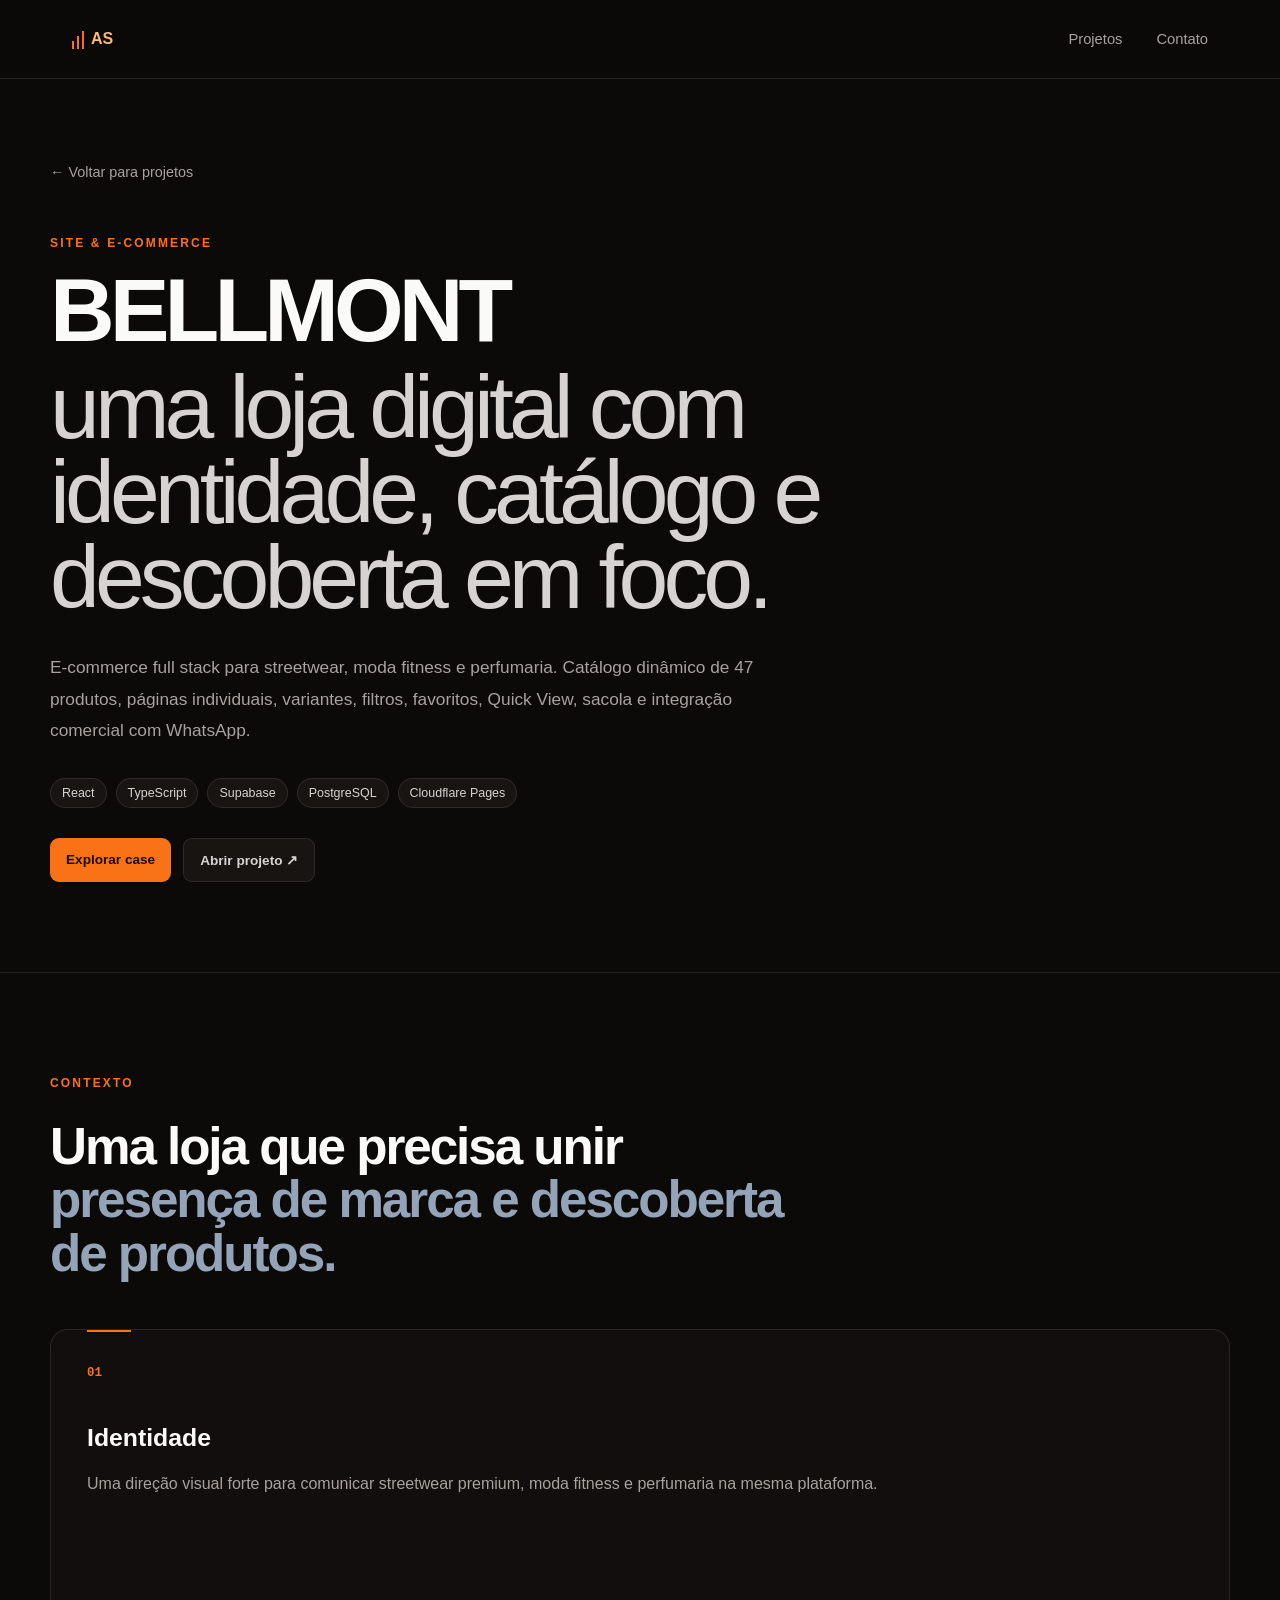
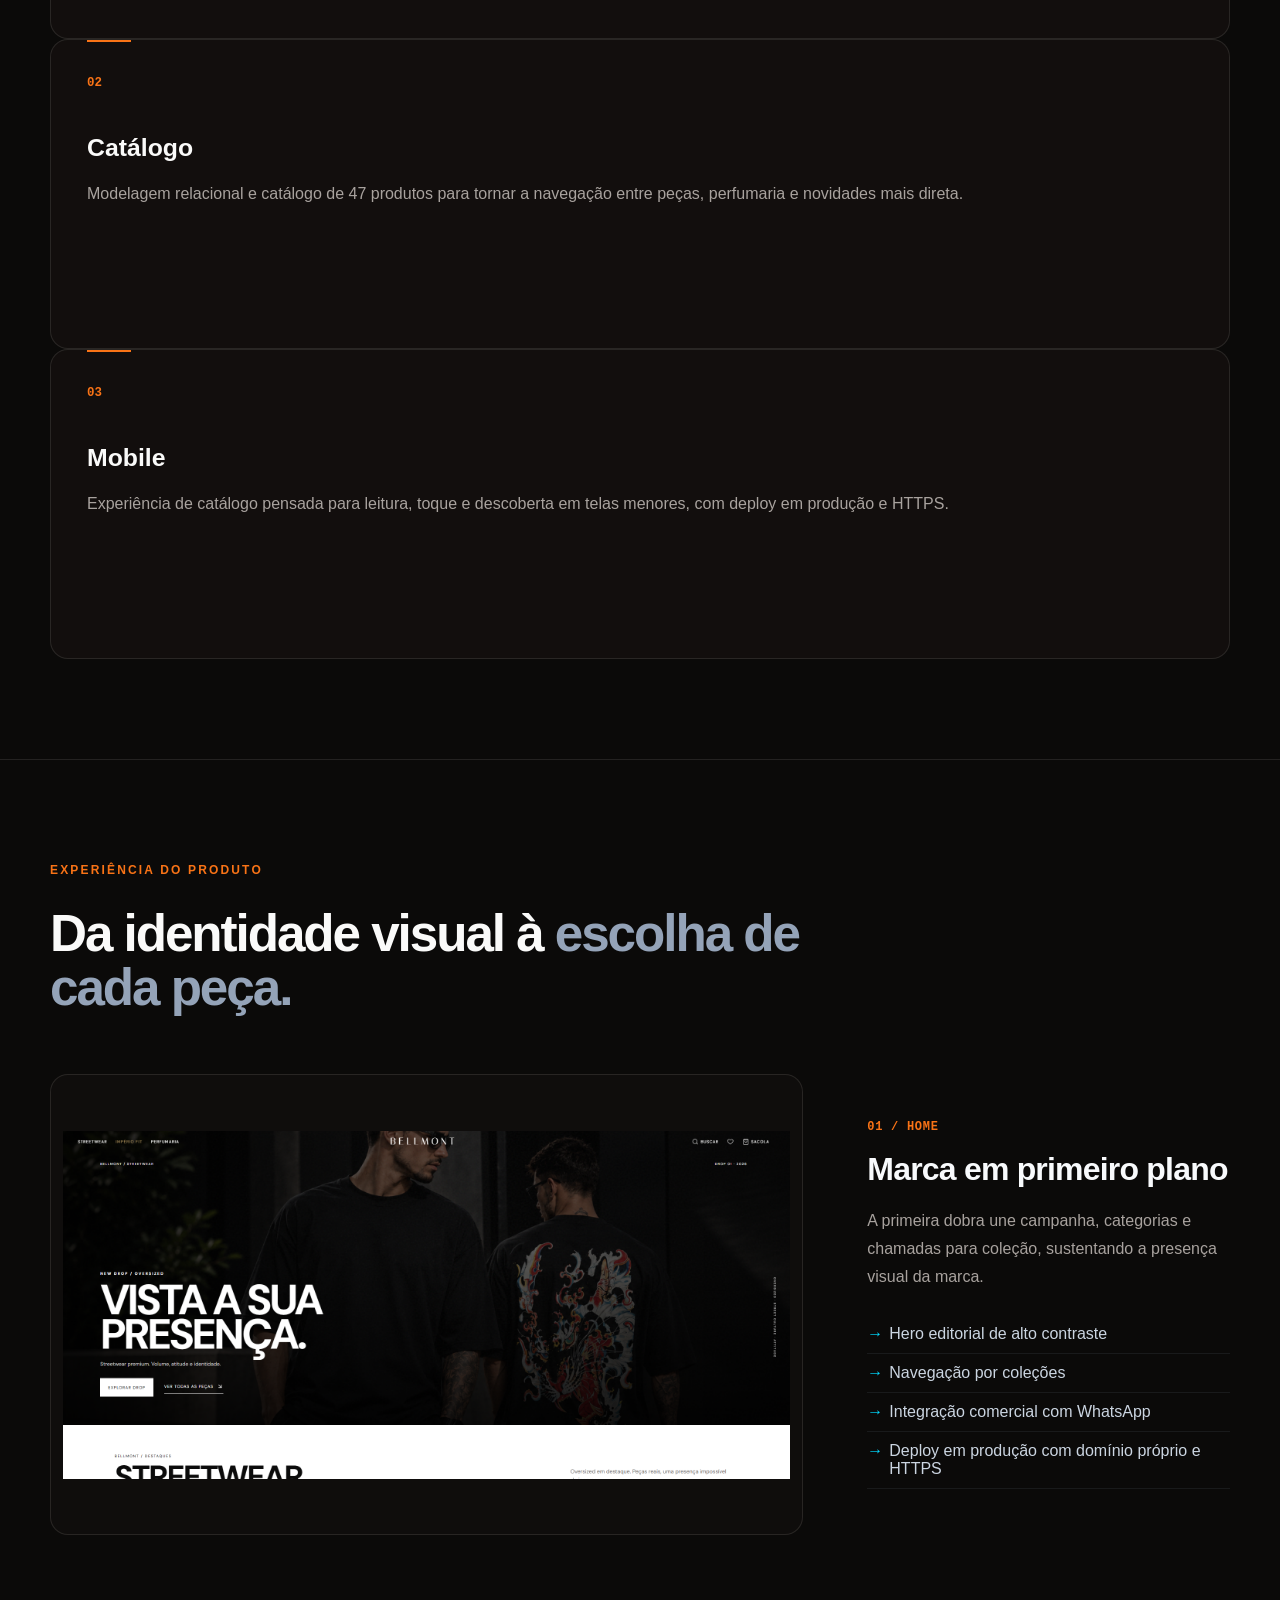
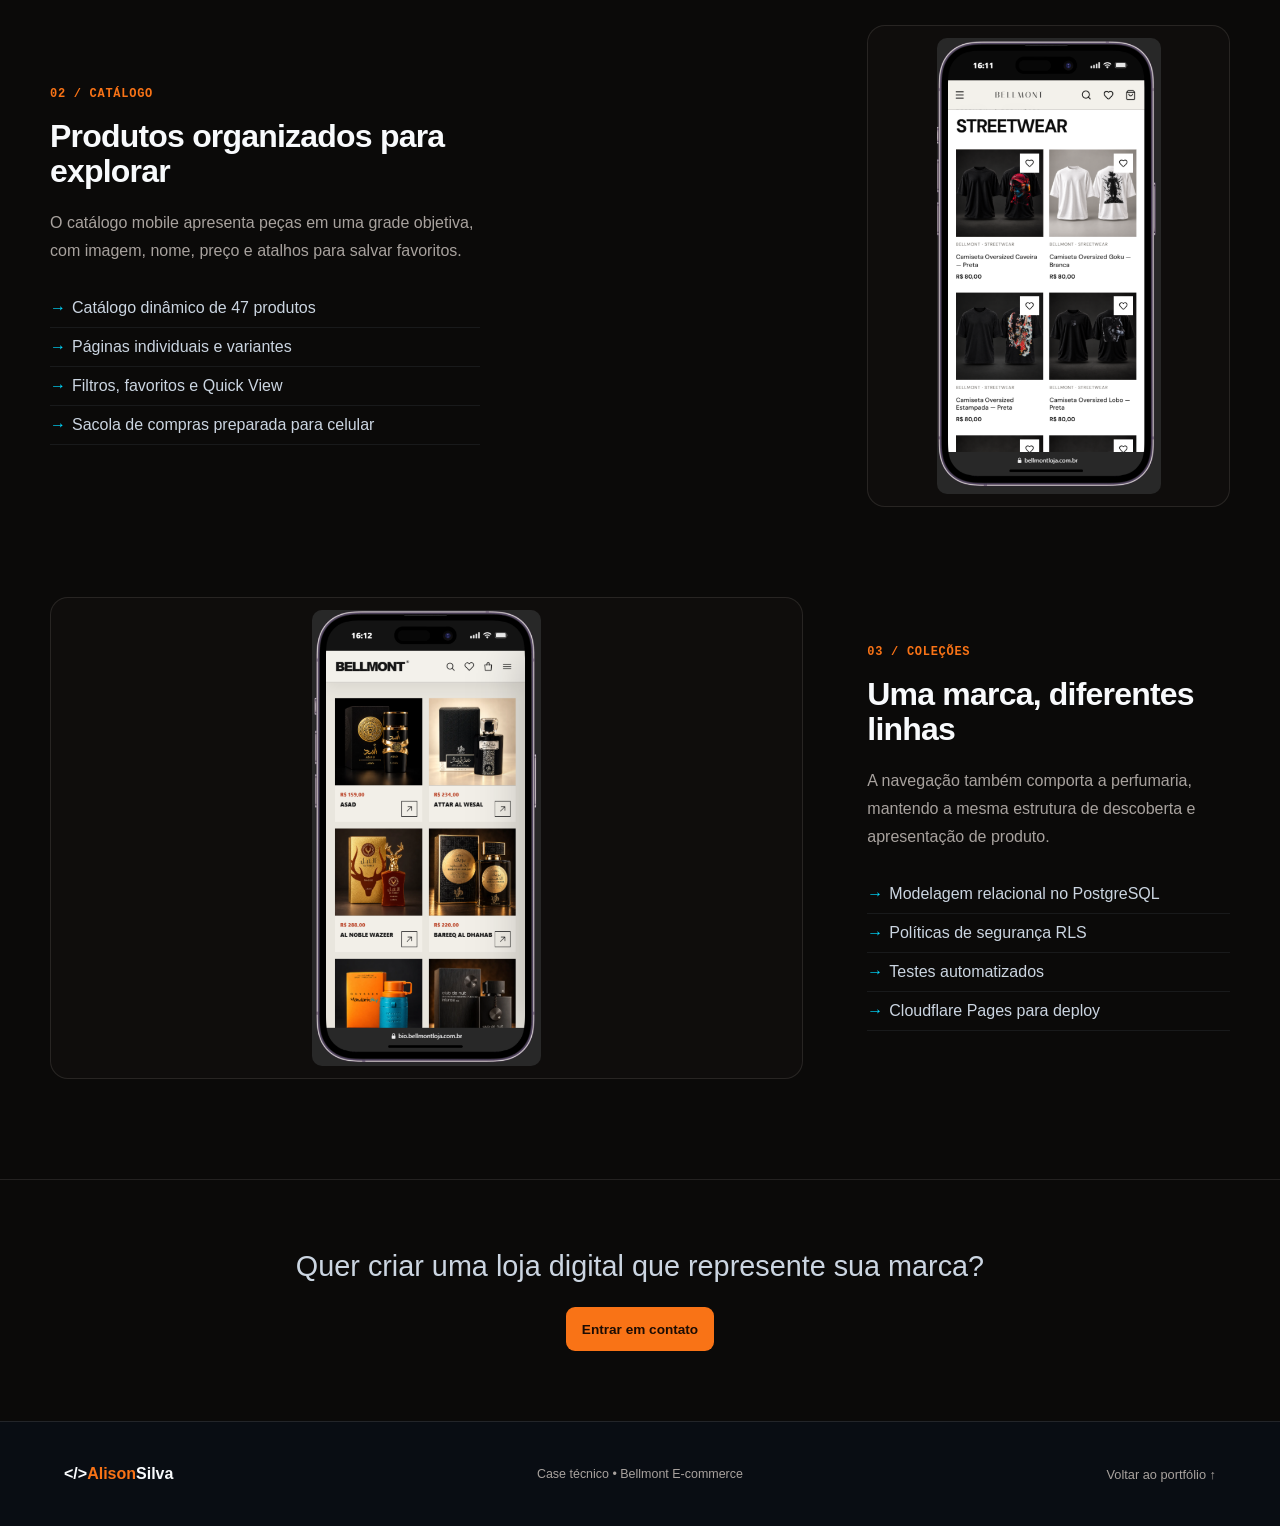
<file: bellmont.html>
<!DOCTYPE html>
<html lang="pt-BR">
<head>
    <meta charset="UTF-8"><meta name="viewport" content="width=device-width, initial-scale=1.0">
    <title>Bellmont | Case de E-commerce</title>
    <meta name="description" content="Case Bellmont: e-commerce responsivo com catálogo por coleções, produtos e experiência de compra para uma marca de streetwear e perfumaria.">
    <meta name="theme-color" content="#0b0a09"><link rel="stylesheet" href="css/style.css">
</head>
<body>
<header class="header"><nav class="navbar" aria-label="Navegação principal"><a href="index.html#inicio" class="logo case-monogram" aria-label="Alison Silva — início"><span class="case-monogram-bars" aria-hidden="true"><i></i><i></i><i></i></span><strong>AS</strong></a><ul class="nav-links"><li><a href="index.html#projetos">Projetos</a></li><li><a href="index.html#contato">Contato</a></li></ul></nav></header>
<main class="case-uzzeleti"><section class="case-hero"><div class="case-container"><a href="index.html#projetos" class="case-back">← Voltar para projetos</a><span class="section-label">SITE &amp; E-COMMERCE</span><h1>BELLMONT <span>uma loja digital com identidade, catálogo e descoberta em foco.</span></h1><p class="case-hero-description">E-commerce full stack para streetwear, moda fitness e perfumaria. Catálogo dinâmico de 47 produtos, páginas individuais, variantes, filtros, favoritos, Quick View, sacola e integração comercial com WhatsApp.</p><div class="project-stack case-stack"><span>React</span><span>TypeScript</span><span>Supabase</span><span>PostgreSQL</span><span>Cloudflare Pages</span></div><div class="case-hero-actions"><a href="#experiencia" class="project-btn primary">Explorar case</a><a href="https://bellmontloja.com.br" class="project-btn" target="_blank" rel="noopener noreferrer">Abrir projeto ↗</a></div></div></section>
<section class="case-section case-overview"><div class="case-container"><span class="section-label">CONTEXTO</span><h2>Uma loja que precisa unir <span>presença de marca e descoberta de produtos.</span></h2><div class="case-grid-3"><article class="case-card"><span class="case-number">01</span><h3>Identidade</h3><p>Uma direção visual forte para comunicar streetwear premium, moda fitness e perfumaria na mesma plataforma.</p></article><article class="case-card"><span class="case-number">02</span><h3>Catálogo</h3><p>Modelagem relacional e catálogo de 47 produtos para tornar a navegação entre peças, perfumaria e novidades mais direta.</p></article><article class="case-card"><span class="case-number">03</span><h3>Mobile</h3><p>Experiência de catálogo pensada para leitura, toque e descoberta em telas menores, com deploy em produção e HTTPS.</p></article></div></div></section>
<section class="case-section case-features" id="experiencia"><div class="case-container"><span class="section-label">EXPERIÊNCIA DO PRODUTO</span><h2>Da identidade visual à <span>escolha de cada peça.</span></h2><div class="case-feature-list"><article class="case-feature"><div class="case-feature-image"><img src="assets/images/bellmont-desktop.png" alt="Página inicial desktop da Bellmont" width="1850" height="900"></div><div class="case-feature-content"><span class="case-feature-number">01 / HOME</span><h3>Marca em primeiro plano</h3><p>A primeira dobra une campanha, categorias e chamadas para coleção, sustentando a presença visual da marca.</p><ul><li>Hero editorial de alto contraste</li><li>Navegação por coleções</li><li>Integração comercial com WhatsApp</li><li>Deploy em produção com domínio próprio e HTTPS</li></ul></div></article><article class="case-feature case-feature-reverse"><div class="case-feature-image case-feature-image-portrait"><img src="assets/images/bellmont-catalog-mobile.png" alt="Catálogo mobile da Bellmont" width="383" height="795" loading="lazy"></div><div class="case-feature-content"><span class="case-feature-number">02 / CATÁLOGO</span><h3>Produtos organizados para explorar</h3><p>O catálogo mobile apresenta peças em uma grade objetiva, com imagem, nome, preço e atalhos para salvar favoritos.</p><ul><li>Catálogo dinâmico de 47 produtos</li><li>Páginas individuais e variantes</li><li>Filtros, favoritos e Quick View</li><li>Sacola de compras preparada para celular</li></ul></div></article><article class="case-feature"><div class="case-feature-image case-feature-image-portrait"><img src="assets/images/bellmont-perfumaria-mobile.png" alt="Catálogo de perfumaria da Bellmont" width="375" height="795" loading="lazy"></div><div class="case-feature-content"><span class="case-feature-number">03 / COLEÇÕES</span><h3>Uma marca, diferentes linhas</h3><p>A navegação também comporta a perfumaria, mantendo a mesma estrutura de descoberta e apresentação de produto.</p><ul><li>Modelagem relacional no PostgreSQL</li><li>Políticas de segurança RLS</li><li>Testes automatizados</li><li>Cloudflare Pages para deploy</li></ul></div></article></div></div></section>
<section class="case-cta"><div class="case-container"><p>Quer criar uma loja digital que represente sua marca?</p><a href="index.html#contato" class="project-btn primary">Entrar em contato</a></div></section></main>
<footer class="footer"><div class="footer-container"><a href="index.html#inicio" class="footer-logo">&lt;/&gt; <span>Alison</span> Silva</a><p>Case técnico • Bellmont E-commerce</p><a href="index.html#projetos" class="back-to-top">Voltar ao portfólio ↑</a></div></footer>
</body></html>
</file>
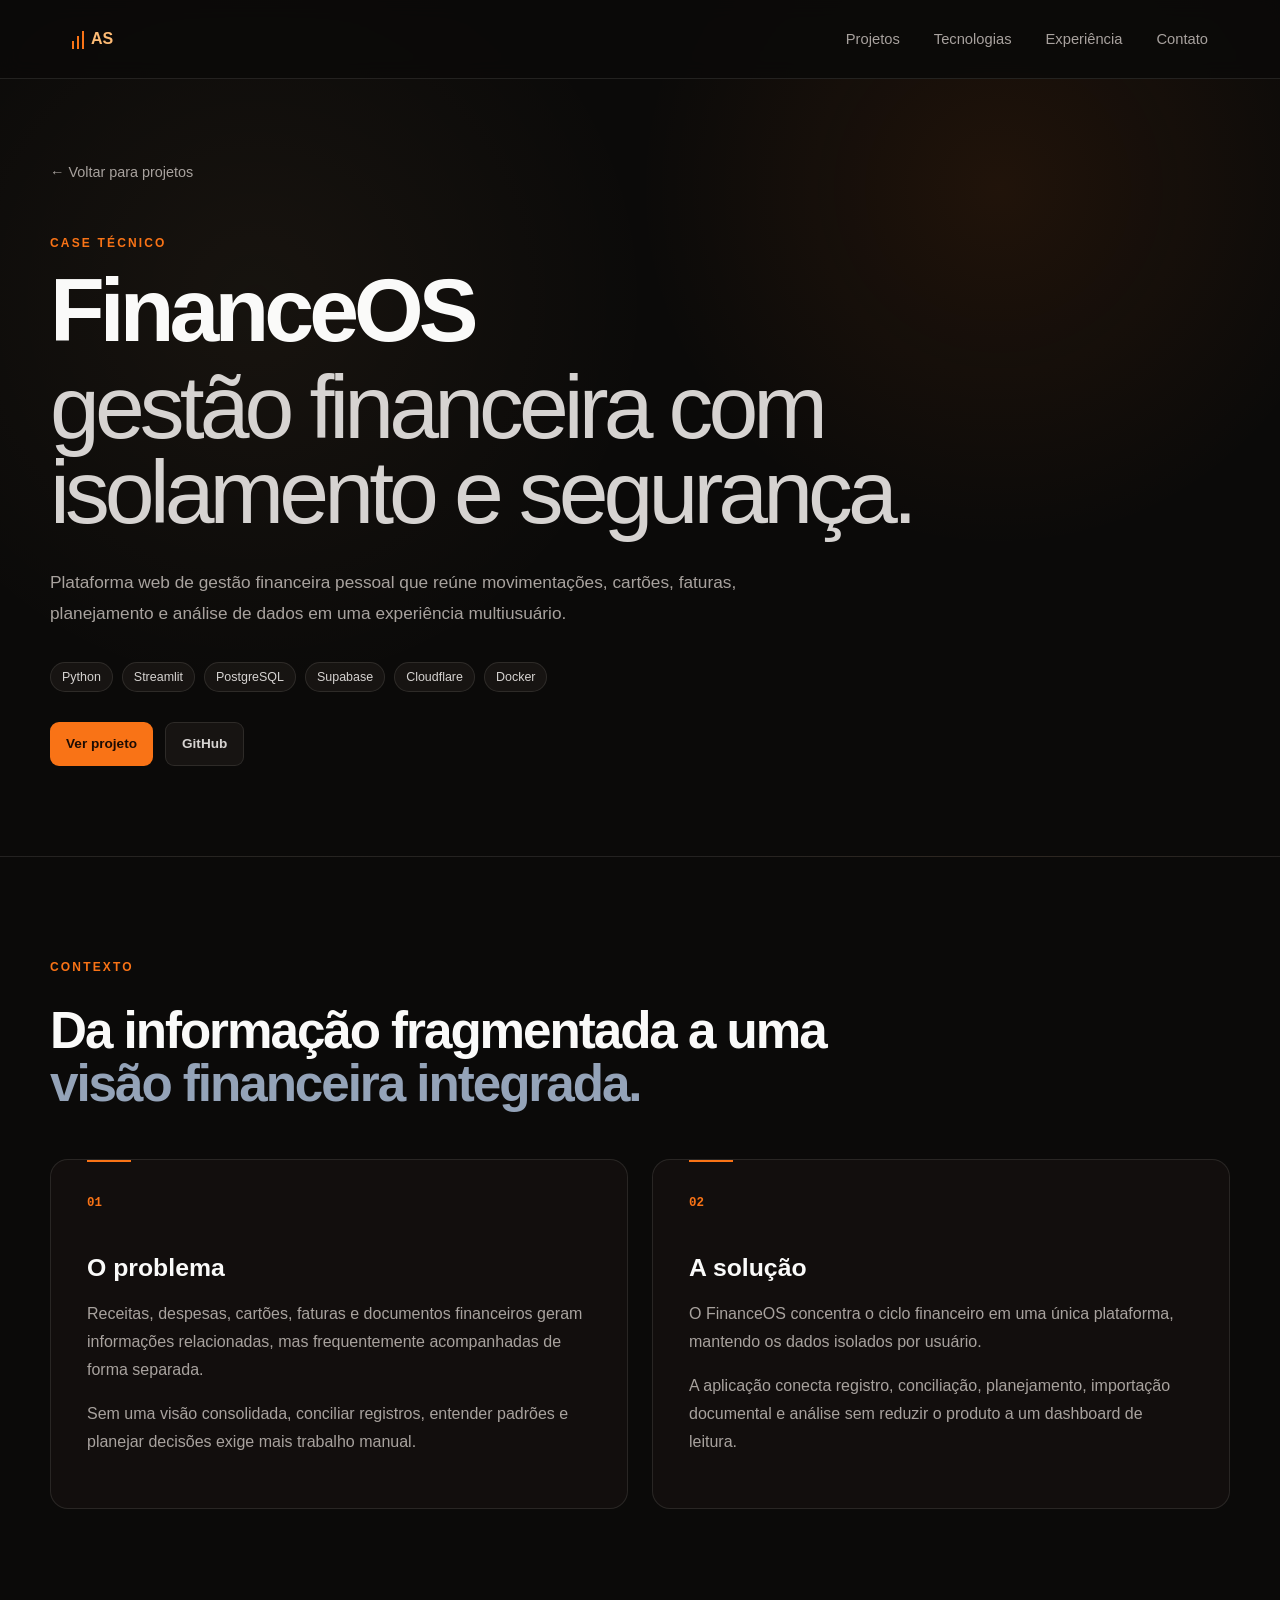
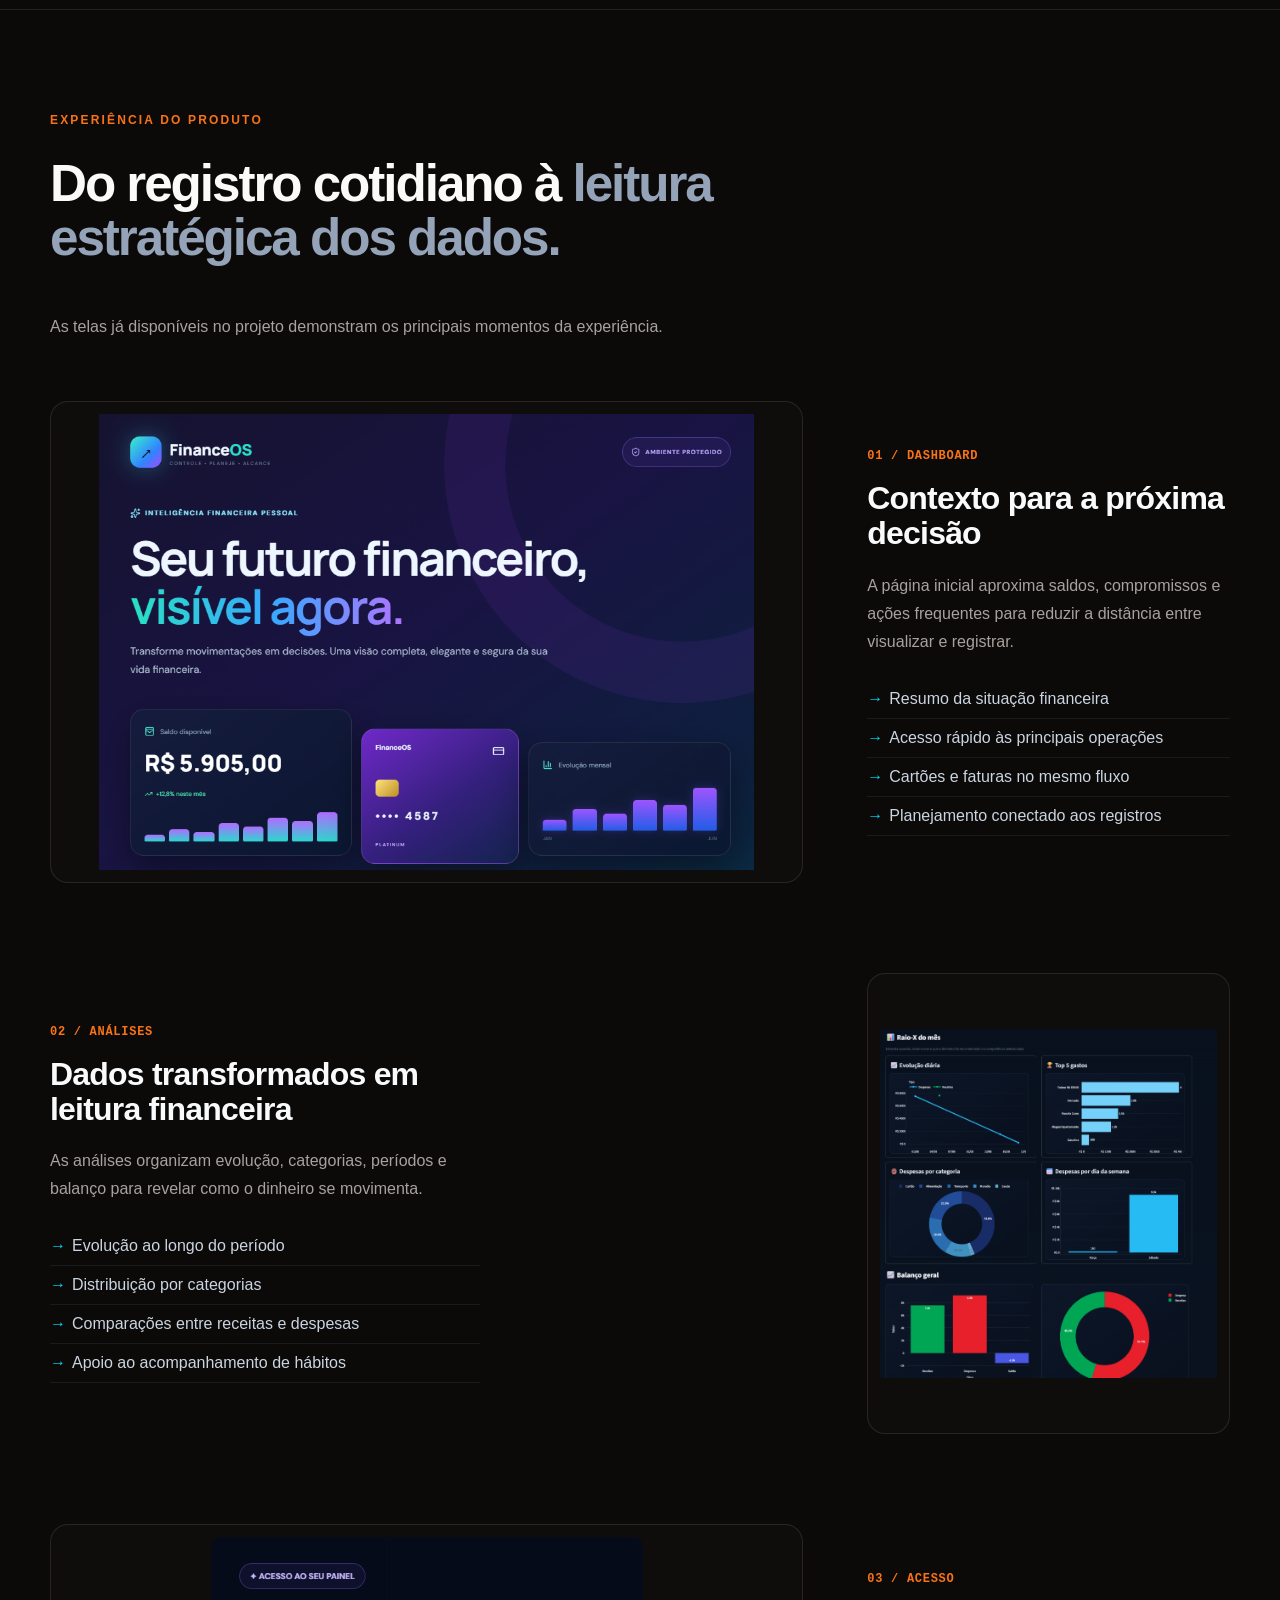
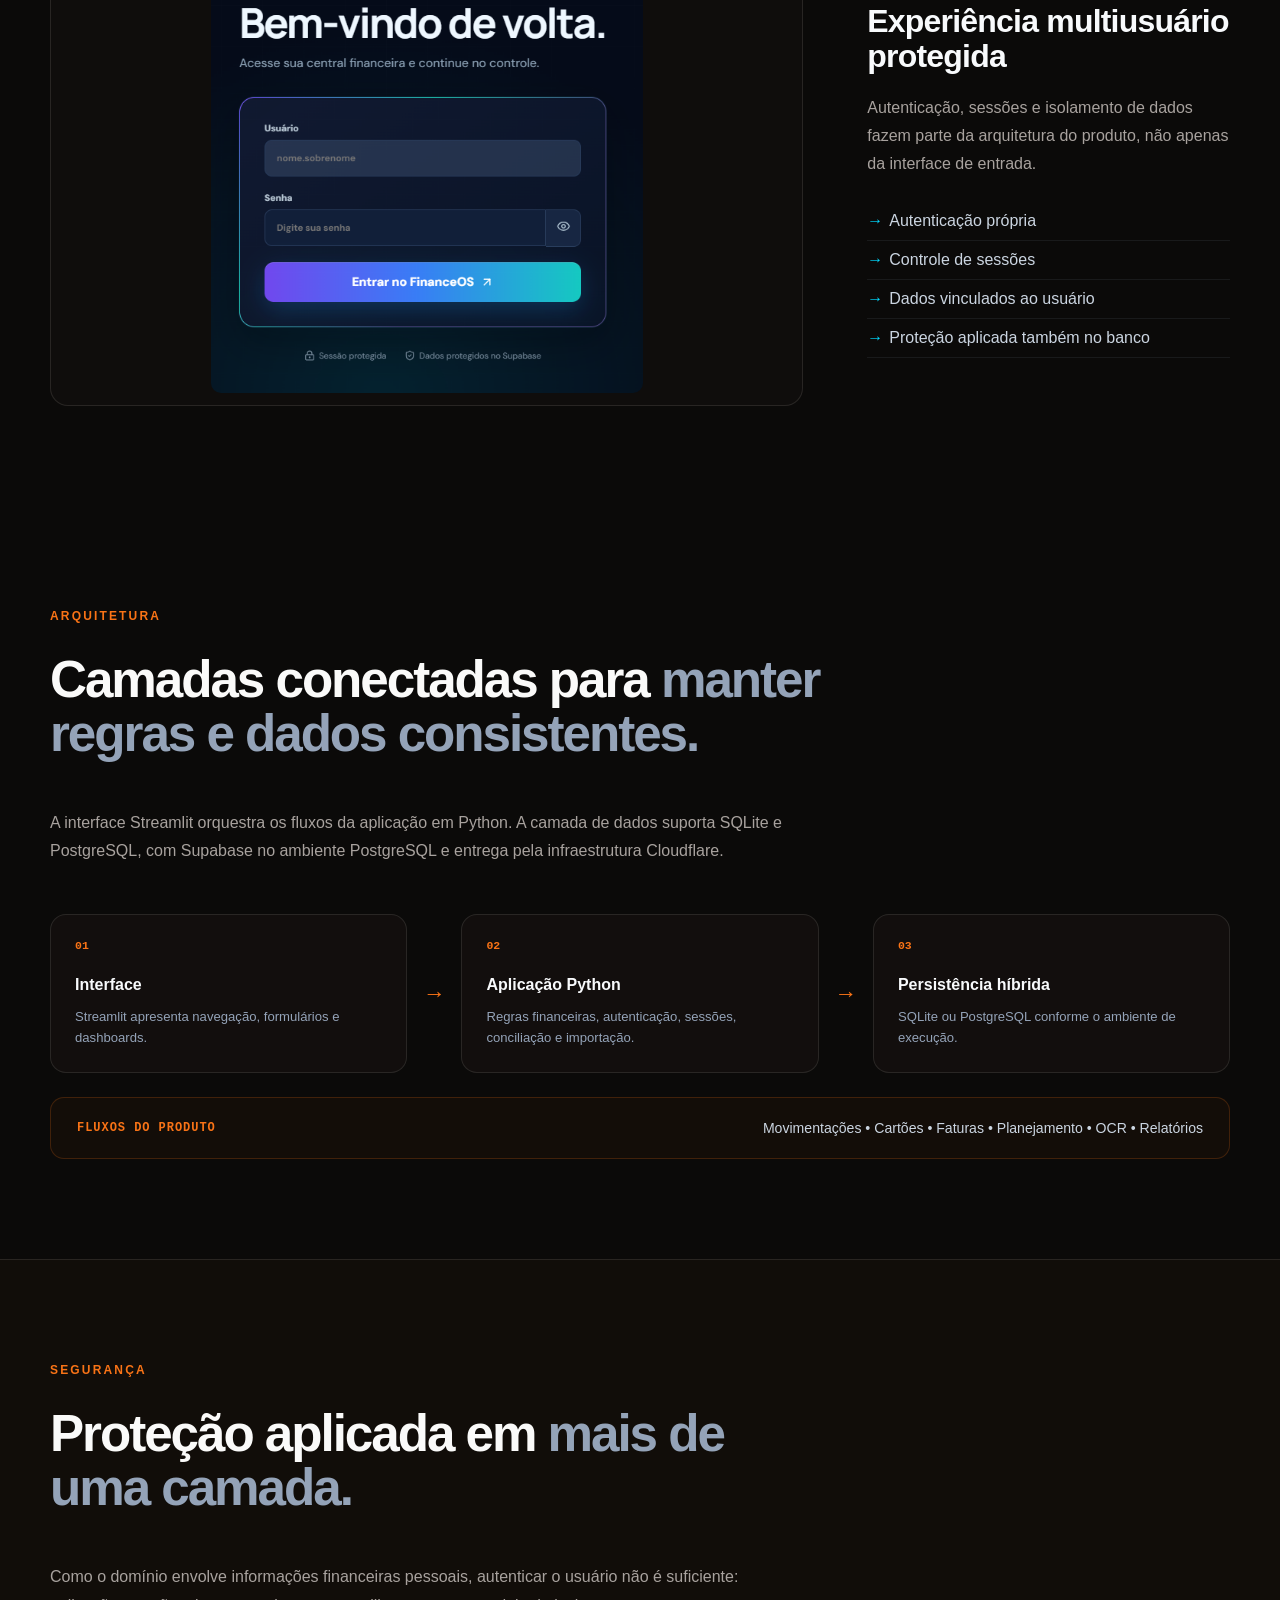
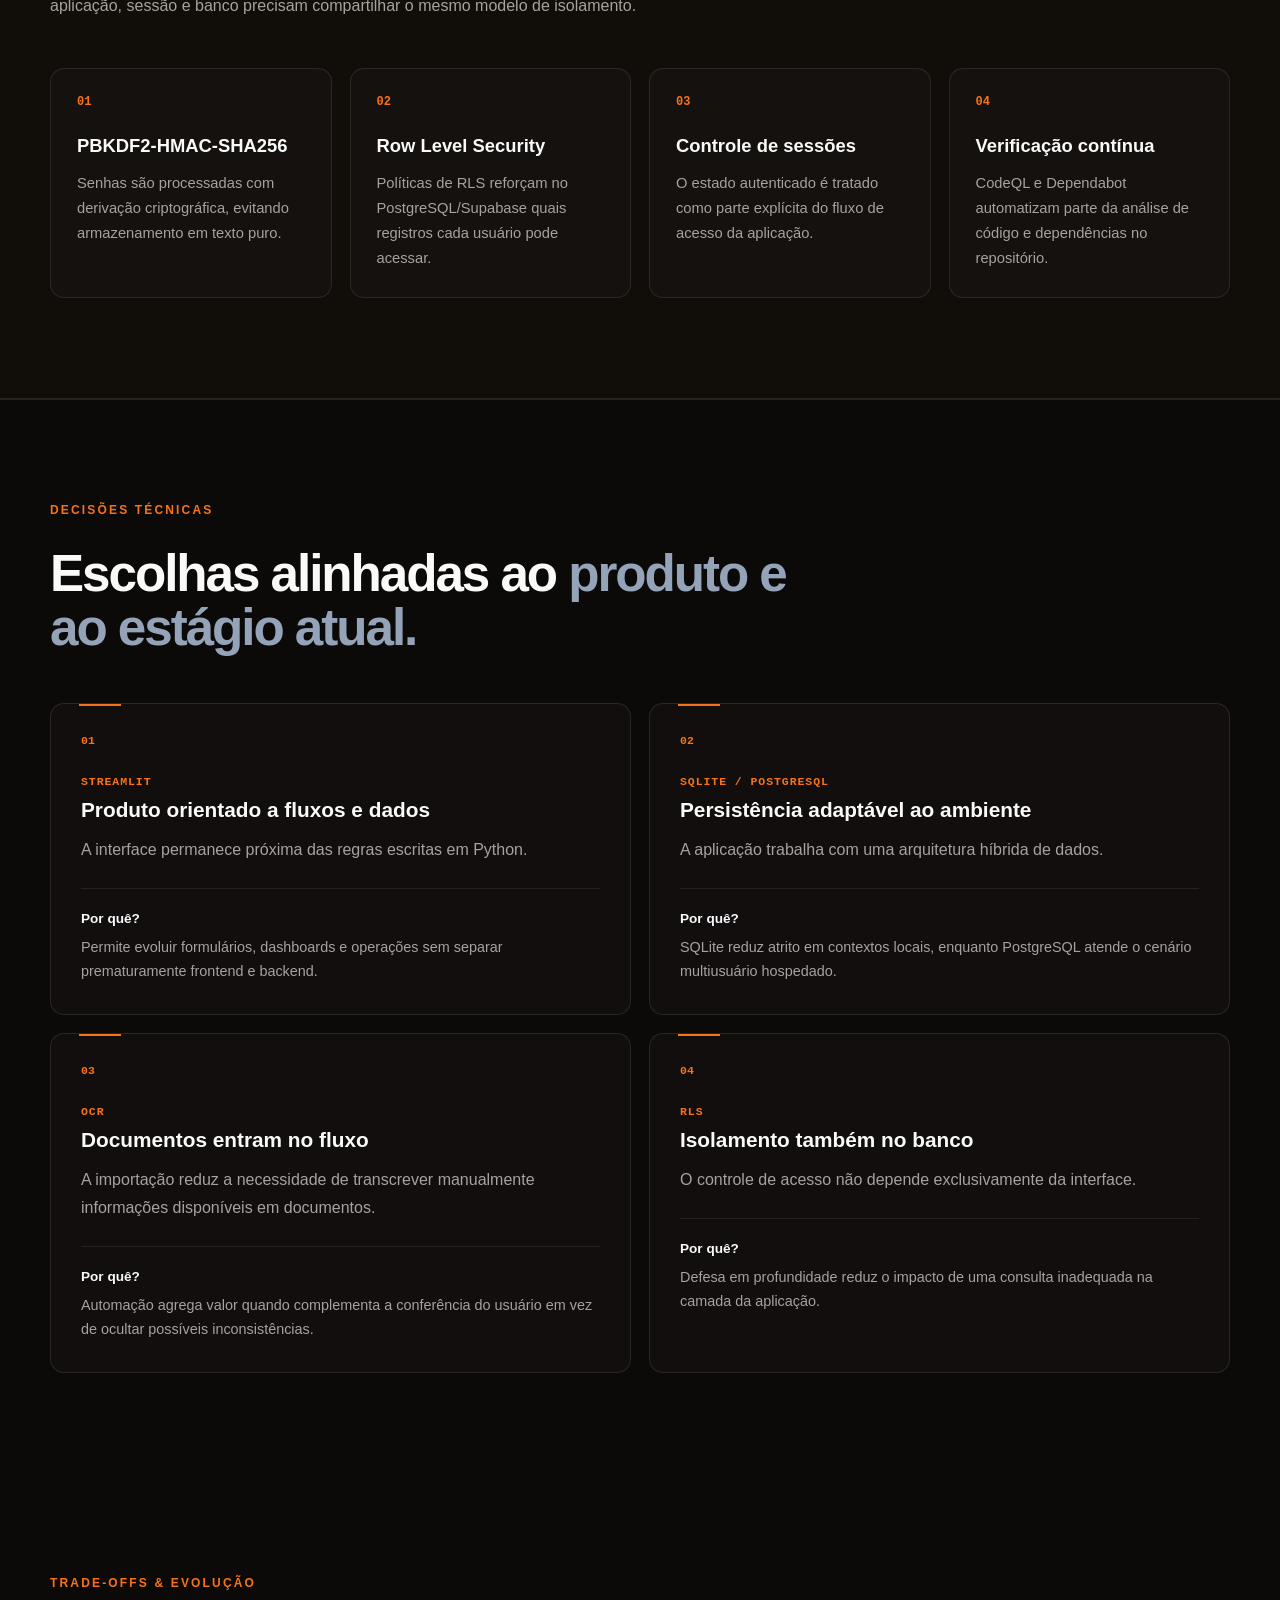
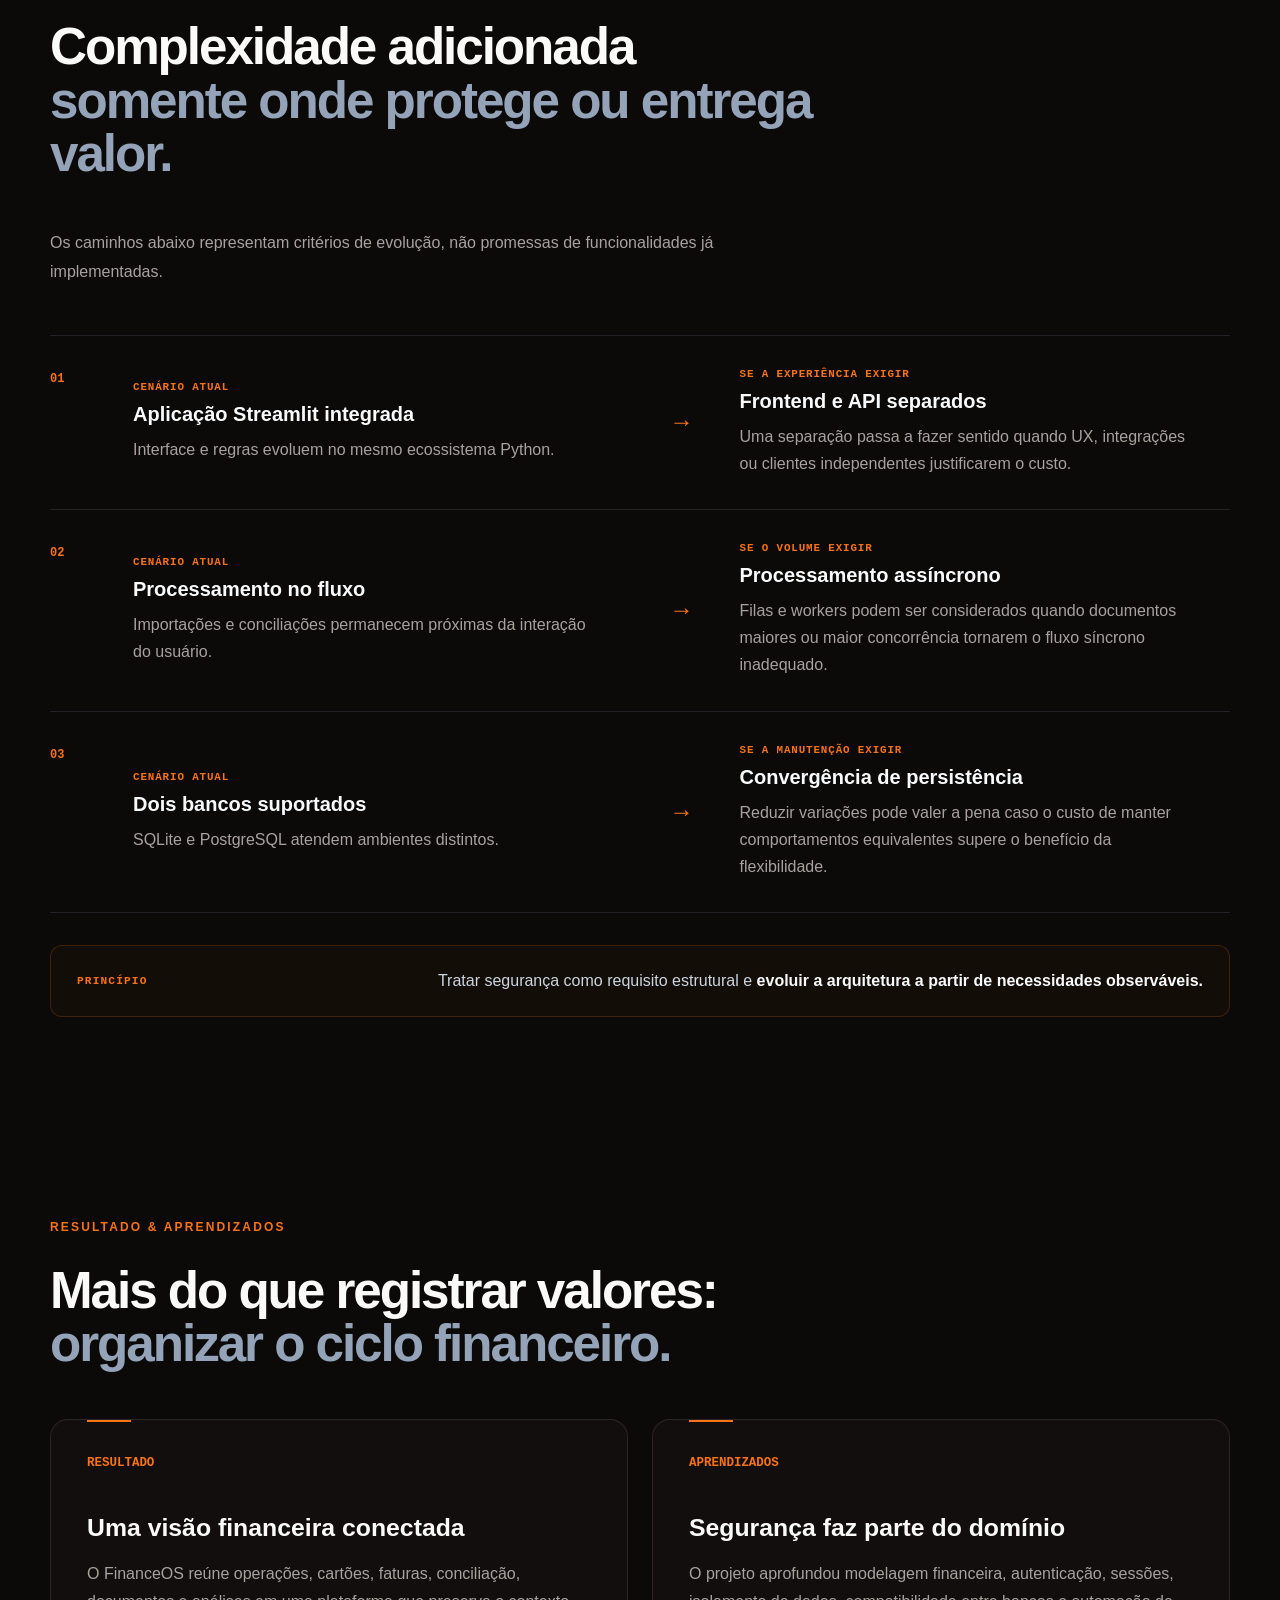
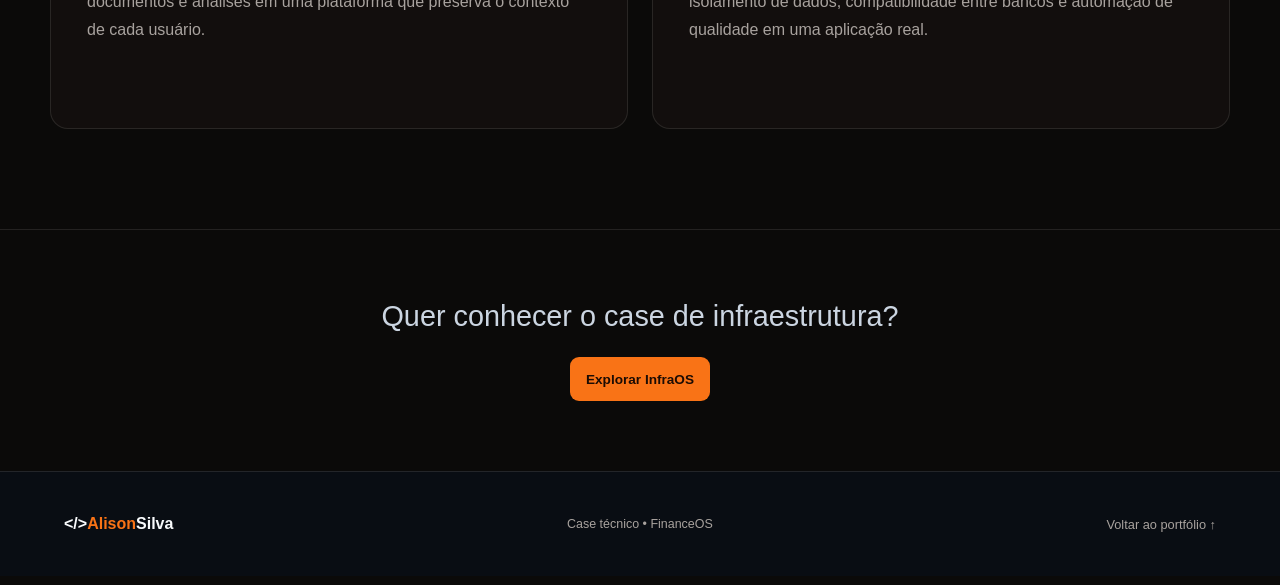
<file: financeos.html>
<!DOCTYPE html>
<html lang="pt-BR">
<head>
    <meta charset="UTF-8">
    <meta name="viewport" content="width=device-width, initial-scale=1.0">
    <title>FinanceOS | Case de Gestão Financeira e Segurança</title>
    <meta name="description" content="Case técnico do FinanceOS: gestão financeira com Python, Streamlit, PostgreSQL, Supabase, RLS, autenticação própria e importação de documentos com OCR.">
    <meta name="theme-color" content="#0b0a09">
    <meta property="og:title" content="FinanceOS | Case de Gestão Financeira e Segurança">
    <meta property="og:description" content="Arquitetura, segurança e decisões técnicas de uma plataforma de gestão financeira pessoal.">
    <meta property="og:type" content="article">
    <meta property="og:url" content="https://alison-silva-nascimento.github.io/Portifolio/financeos.html">
    <meta name="twitter:card" content="summary">
    <link rel="stylesheet" href="css/style.css">
</head>
<body>
<header class="header">
    <nav class="navbar" aria-label="Navegação principal">
        <a href="index.html#inicio" class="logo case-monogram" aria-label="Alison Silva — início"><span class="case-monogram-bars" aria-hidden="true"><i></i><i></i><i></i></span><strong>AS</strong></a>
        <ul class="nav-links">
            <li><a href="index.html#projetos">Projetos</a></li>
            <li><a href="index.html#tecnologias">Tecnologias</a></li>
            <li><a href="index.html#experiencia">Experiência</a></li>
            <li><a href="index.html#contato">Contato</a></li>
        </ul>
    </nav>
</header>

<main class="case-finance">
    <section class="case-hero">
        <div class="case-container">
            <a href="index.html#projetos" class="case-back">← Voltar para projetos</a>
            <span class="section-label">CASE TÉCNICO</span>
            <h1>FinanceOS <span>gestão financeira com isolamento e segurança.</span></h1>
            <p class="case-hero-description">Plataforma web de gestão financeira pessoal que reúne movimentações, cartões, faturas, planejamento e análise de dados em uma experiência multiusuário.</p>
            <div class="project-stack case-stack"><span>Python</span><span>Streamlit</span><span>PostgreSQL</span><span>Supabase</span><span>Cloudflare</span><span>Docker</span></div>
            <div class="case-hero-actions">
                <a href="https://financeos.gestao-financeira.workers.dev" target="_blank" rel="noopener noreferrer" class="project-btn primary">Ver projeto</a>
                <a href="https://github.com/Alison-silva-nascimento/FinanceOS" target="_blank" rel="noopener noreferrer" class="project-btn">GitHub</a>
            </div>
        </div>
    </section>

    <section class="case-section">
        <div class="case-container">
            <span class="section-label">CONTEXTO</span>
            <h2>Da informação fragmentada a uma <span>visão financeira integrada.</span></h2>
            <div class="case-two-columns">
                <article class="case-card"><span class="case-number">01</span><h3>O problema</h3><p>Receitas, despesas, cartões, faturas e documentos financeiros geram informações relacionadas, mas frequentemente acompanhadas de forma separada.</p><p>Sem uma visão consolidada, conciliar registros, entender padrões e planejar decisões exige mais trabalho manual.</p></article>
                <article class="case-card"><span class="case-number">02</span><h3>A solução</h3><p>O FinanceOS concentra o ciclo financeiro em uma única plataforma, mantendo os dados isolados por usuário.</p><p>A aplicação conecta registro, conciliação, planejamento, importação documental e análise sem reduzir o produto a um dashboard de leitura.</p></article>
            </div>
        </div>
    </section>

    <section class="case-section case-features">
        <div class="case-container">
            <span class="section-label">EXPERIÊNCIA DO PRODUTO</span>
            <h2>Do registro cotidiano à <span>leitura estratégica dos dados.</span></h2>
            <p class="case-section-intro">As telas já disponíveis no projeto demonstram os principais momentos da experiência.</p>
            <div class="case-feature-list">
                <article class="case-feature">
                    <div class="case-feature-image"><img src="assets/images/financeos-hero-20260825.png" alt="Apresentação do FinanceOS com visão financeira, saldo disponível, cartão e evolução mensal" width="964" height="671" decoding="async"></div>
                    <div class="case-feature-content"><span class="case-feature-number">01 / DASHBOARD</span><h3>Contexto para a próxima decisão</h3><p>A página inicial aproxima saldos, compromissos e ações frequentes para reduzir a distância entre visualizar e registrar.</p><ul><li>Resumo da situação financeira</li><li>Acesso rápido às principais operações</li><li>Cartões e faturas no mesmo fluxo</li><li>Planejamento conectado aos registros</li></ul></div>
                </article>
                <article class="case-feature case-feature-reverse">
                    <div class="case-feature-image case-feature-image-portrait"><img src="assets/images/metricasfinance.png" alt="Painel de métricas e análises do FinanceOS" width="793" height="822" loading="lazy" decoding="async"></div>
                    <div class="case-feature-content"><span class="case-feature-number">02 / ANÁLISES</span><h3>Dados transformados em leitura financeira</h3><p>As análises organizam evolução, categorias, períodos e balanço para revelar como o dinheiro se movimenta.</p><ul><li>Evolução ao longo do período</li><li>Distribuição por categorias</li><li>Comparações entre receitas e despesas</li><li>Apoio ao acompanhamento de hábitos</li></ul></div>
                </article>
                <article class="case-feature">
                    <div class="case-feature-image case-feature-image-portrait"><img src="assets/images/financeos-login-20260827.png" alt="Tela de acesso protegida do FinanceOS" width="565" height="596" loading="lazy" decoding="async"></div>
                    <div class="case-feature-content"><span class="case-feature-number">03 / ACESSO</span><h3>Experiência multiusuário protegida</h3><p>Autenticação, sessões e isolamento de dados fazem parte da arquitetura do produto, não apenas da interface de entrada.</p><ul><li>Autenticação própria</li><li>Controle de sessões</li><li>Dados vinculados ao usuário</li><li>Proteção aplicada também no banco</li></ul></div>
                </article>
            </div>
        </div>
    </section>

    <section class="case-section">
        <div class="case-container">
            <span class="section-label">ARQUITETURA</span>
            <h2>Camadas conectadas para <span>manter regras e dados consistentes.</span></h2>
            <p class="case-section-intro">A interface Streamlit orquestra os fluxos da aplicação em Python. A camada de dados suporta SQLite e PostgreSQL, com Supabase no ambiente PostgreSQL e entrega pela infraestrutura Cloudflare.</p>
            <div class="finance-architecture" aria-label="Fluxo simplificado da arquitetura do FinanceOS">
                <article class="architecture-step"><span class="architecture-number">01</span><h3>Interface</h3><p>Streamlit apresenta navegação, formulários e dashboards.</p></article>
                <span class="architecture-arrow" aria-hidden="true">→</span>
                <article class="architecture-step"><span class="architecture-number">02</span><h3>Aplicação Python</h3><p>Regras financeiras, autenticação, sessões, conciliação e importação.</p></article>
                <span class="architecture-arrow" aria-hidden="true">→</span>
                <article class="architecture-step"><span class="architecture-number">03</span><h3>Persistência híbrida</h3><p>SQLite ou PostgreSQL conforme o ambiente de execução.</p></article>
            </div>
            <div class="architecture-output"><span>Fluxos do produto</span><strong>Movimentações • Cartões • Faturas • Planejamento • OCR • Relatórios</strong></div>
        </div>
    </section>

    <section class="case-section case-security">
        <div class="case-container">
            <span class="section-label">SEGURANÇA</span>
            <h2>Proteção aplicada em <span>mais de uma camada.</span></h2>
            <p class="case-section-intro">Como o domínio envolve informações financeiras pessoais, autenticar o usuário não é suficiente: aplicação, sessão e banco precisam compartilhar o mesmo modelo de isolamento.</p>
            <div class="security-grid">
                <article class="security-card"><span>01</span><h3>PBKDF2-HMAC-SHA256</h3><p>Senhas são processadas com derivação criptográfica, evitando armazenamento em texto puro.</p></article>
                <article class="security-card"><span>02</span><h3>Row Level Security</h3><p>Políticas de RLS reforçam no PostgreSQL/Supabase quais registros cada usuário pode acessar.</p></article>
                <article class="security-card"><span>03</span><h3>Controle de sessões</h3><p>O estado autenticado é tratado como parte explícita do fluxo de acesso da aplicação.</p></article>
                <article class="security-card"><span>04</span><h3>Verificação contínua</h3><p>CodeQL e Dependabot automatizam parte da análise de código e dependências no repositório.</p></article>
            </div>
        </div>
    </section>

    <section class="case-section case-decisions">
        <div class="case-container">
            <span class="section-label">DECISÕES TÉCNICAS</span>
            <h2>Escolhas alinhadas ao <span>produto e ao estágio atual.</span></h2>
            <div class="decision-grid">
                <article class="decision-card"><span class="decision-number">01</span><span class="decision-tech">STREAMLIT</span><h3>Produto orientado a fluxos e dados</h3><p>A interface permanece próxima das regras escritas em Python.</p><div class="decision-reason"><strong>Por quê?</strong><p>Permite evoluir formulários, dashboards e operações sem separar prematuramente frontend e backend.</p></div></article>
                <article class="decision-card"><span class="decision-number">02</span><span class="decision-tech">SQLITE / POSTGRESQL</span><h3>Persistência adaptável ao ambiente</h3><p>A aplicação trabalha com uma arquitetura híbrida de dados.</p><div class="decision-reason"><strong>Por quê?</strong><p>SQLite reduz atrito em contextos locais, enquanto PostgreSQL atende o cenário multiusuário hospedado.</p></div></article>
                <article class="decision-card"><span class="decision-number">03</span><span class="decision-tech">OCR</span><h3>Documentos entram no fluxo</h3><p>A importação reduz a necessidade de transcrever manualmente informações disponíveis em documentos.</p><div class="decision-reason"><strong>Por quê?</strong><p>Automação agrega valor quando complementa a conferência do usuário em vez de ocultar possíveis inconsistências.</p></div></article>
                <article class="decision-card"><span class="decision-number">04</span><span class="decision-tech">RLS</span><h3>Isolamento também no banco</h3><p>O controle de acesso não depende exclusivamente da interface.</p><div class="decision-reason"><strong>Por quê?</strong><p>Defesa em profundidade reduz o impacto de uma consulta inadequada na camada da aplicação.</p></div></article>
            </div>
        </div>
    </section>

    <section class="case-section case-evolution">
        <div class="case-container">
            <span class="section-label">TRADE-OFFS &amp; EVOLUÇÃO</span>
            <h2>Complexidade adicionada <span>somente onde protege ou entrega valor.</span></h2>
            <p class="case-section-intro">Os caminhos abaixo representam critérios de evolução, não promessas de funcionalidades já implementadas.</p>
            <div class="evolution-list">
                <article class="evolution-item"><div class="evolution-index"><span>01</span></div><div class="evolution-current"><span class="evolution-label">CENÁRIO ATUAL</span><h3>Aplicação Streamlit integrada</h3><p>Interface e regras evoluem no mesmo ecossistema Python.</p></div><div class="evolution-arrow" aria-hidden="true">→</div><div class="evolution-future"><span class="evolution-label">SE A EXPERIÊNCIA EXIGIR</span><h3>Frontend e API separados</h3><p>Uma separação passa a fazer sentido quando UX, integrações ou clientes independentes justificarem o custo.</p></div></article>
                <article class="evolution-item"><div class="evolution-index"><span>02</span></div><div class="evolution-current"><span class="evolution-label">CENÁRIO ATUAL</span><h3>Processamento no fluxo</h3><p>Importações e conciliações permanecem próximas da interação do usuário.</p></div><div class="evolution-arrow" aria-hidden="true">→</div><div class="evolution-future"><span class="evolution-label">SE O VOLUME EXIGIR</span><h3>Processamento assíncrono</h3><p>Filas e workers podem ser considerados quando documentos maiores ou maior concorrência tornarem o fluxo síncrono inadequado.</p></div></article>
                <article class="evolution-item"><div class="evolution-index"><span>03</span></div><div class="evolution-current"><span class="evolution-label">CENÁRIO ATUAL</span><h3>Dois bancos suportados</h3><p>SQLite e PostgreSQL atendem ambientes distintos.</p></div><div class="evolution-arrow" aria-hidden="true">→</div><div class="evolution-future"><span class="evolution-label">SE A MANUTENÇÃO EXIGIR</span><h3>Convergência de persistência</h3><p>Reduzir variações pode valer a pena caso o custo de manter comportamentos equivalentes supere o benefício da flexibilidade.</p></div></article>
            </div>
            <div class="evolution-principle"><span class="evolution-principle-label">PRINCÍPIO</span><p>Tratar segurança como requisito estrutural e <strong>evoluir a arquitetura a partir de necessidades observáveis.</strong></p></div>
        </div>
    </section>

    <section class="case-section case-results">
        <div class="case-container">
            <span class="section-label">RESULTADO &amp; APRENDIZADOS</span>
            <h2>Mais do que registrar valores: <span>organizar o ciclo financeiro.</span></h2>
            <div class="case-two-columns">
                <article class="case-card"><span class="case-number">RESULTADO</span><h3>Uma visão financeira conectada</h3><p>O FinanceOS reúne operações, cartões, faturas, conciliação, documentos e análises em uma plataforma que preserva o contexto de cada usuário.</p></article>
                <article class="case-card"><span class="case-number">APRENDIZADOS</span><h3>Segurança faz parte do domínio</h3><p>O projeto aprofundou modelagem financeira, autenticação, sessões, isolamento de dados, compatibilidade entre bancos e automação de qualidade em uma aplicação real.</p></article>
            </div>
        </div>
    </section>

    <section class="case-cta"><div class="case-container"><p>Quer conhecer o case de infraestrutura?</p><a href="infraos.html" class="project-btn primary">Explorar InfraOS</a></div></section>
</main>

<footer class="footer"><div class="footer-container"><a href="index.html#inicio" class="footer-logo">&lt;/&gt; <span>Alison</span> Silva</a><p>Case técnico • FinanceOS</p><a href="index.html#projetos" class="back-to-top">Voltar ao portfólio ↑</a></div></footer>
</body>
</html>
</file>
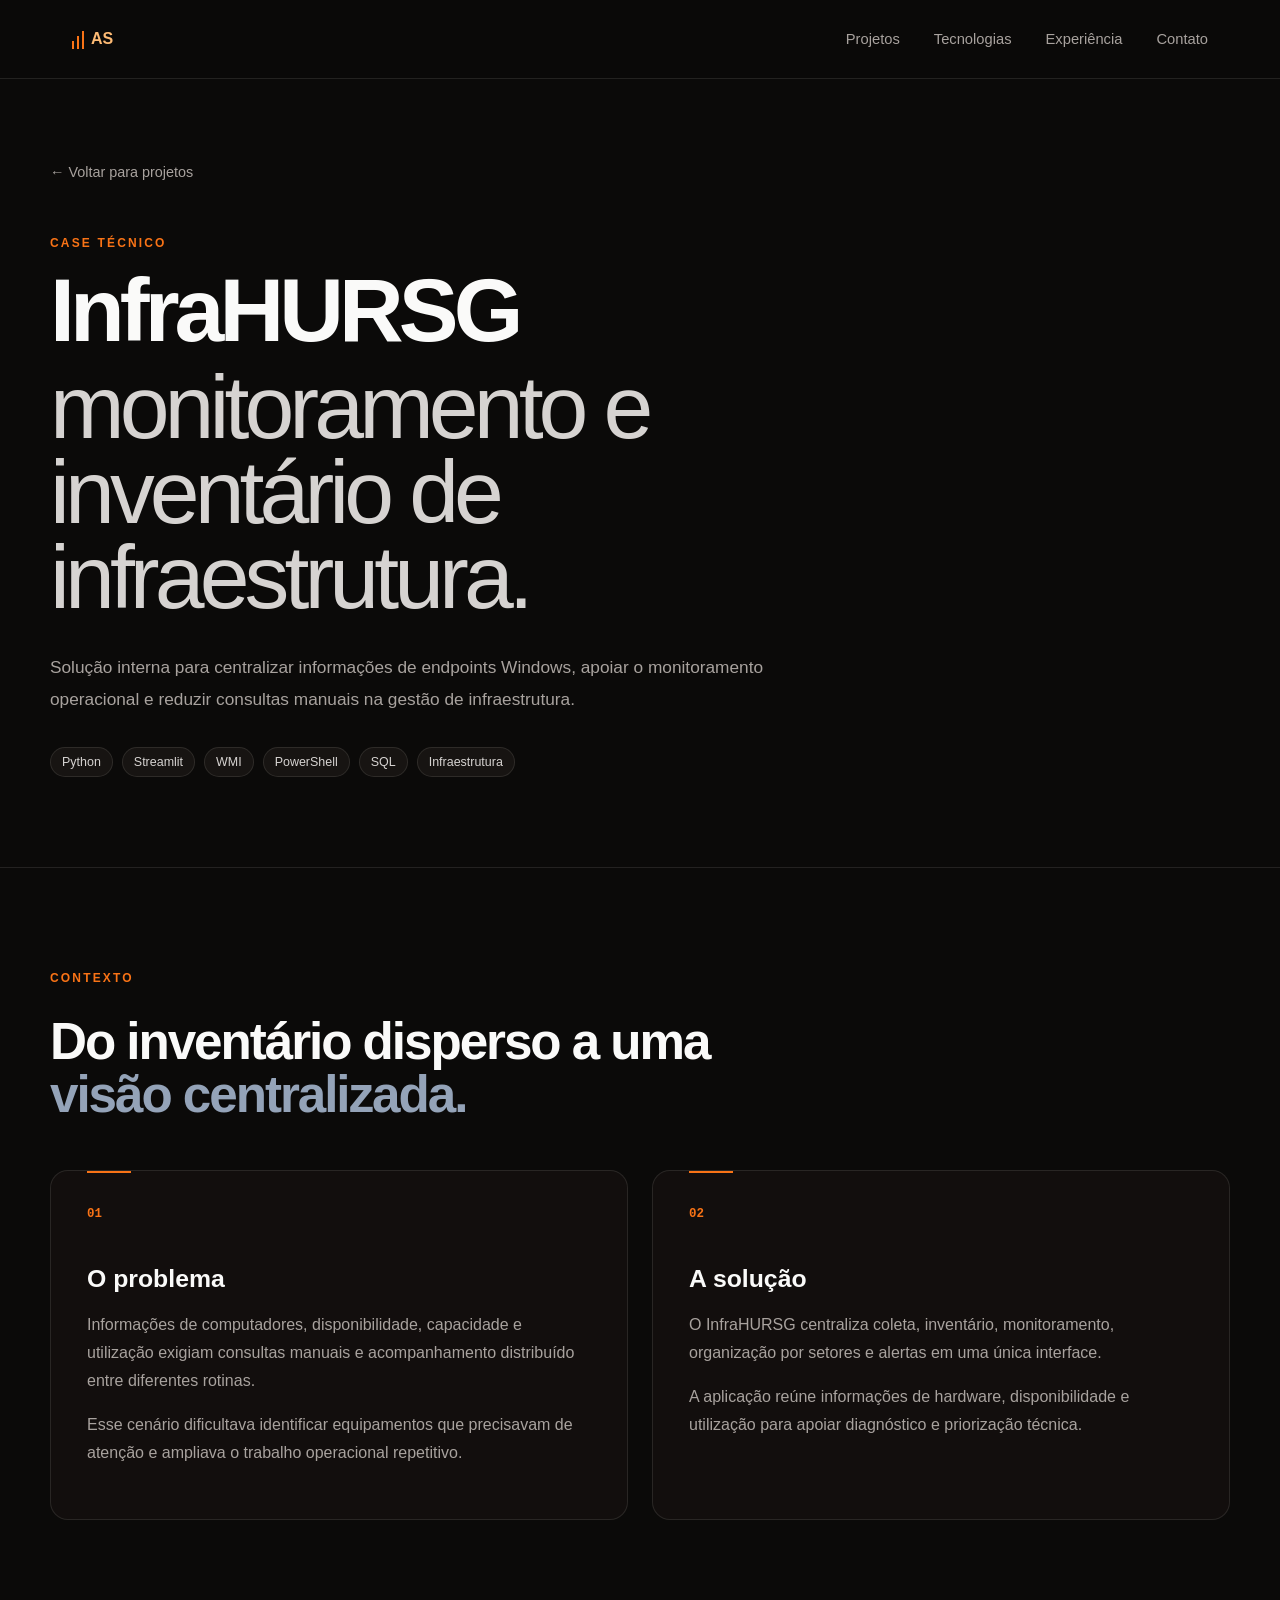
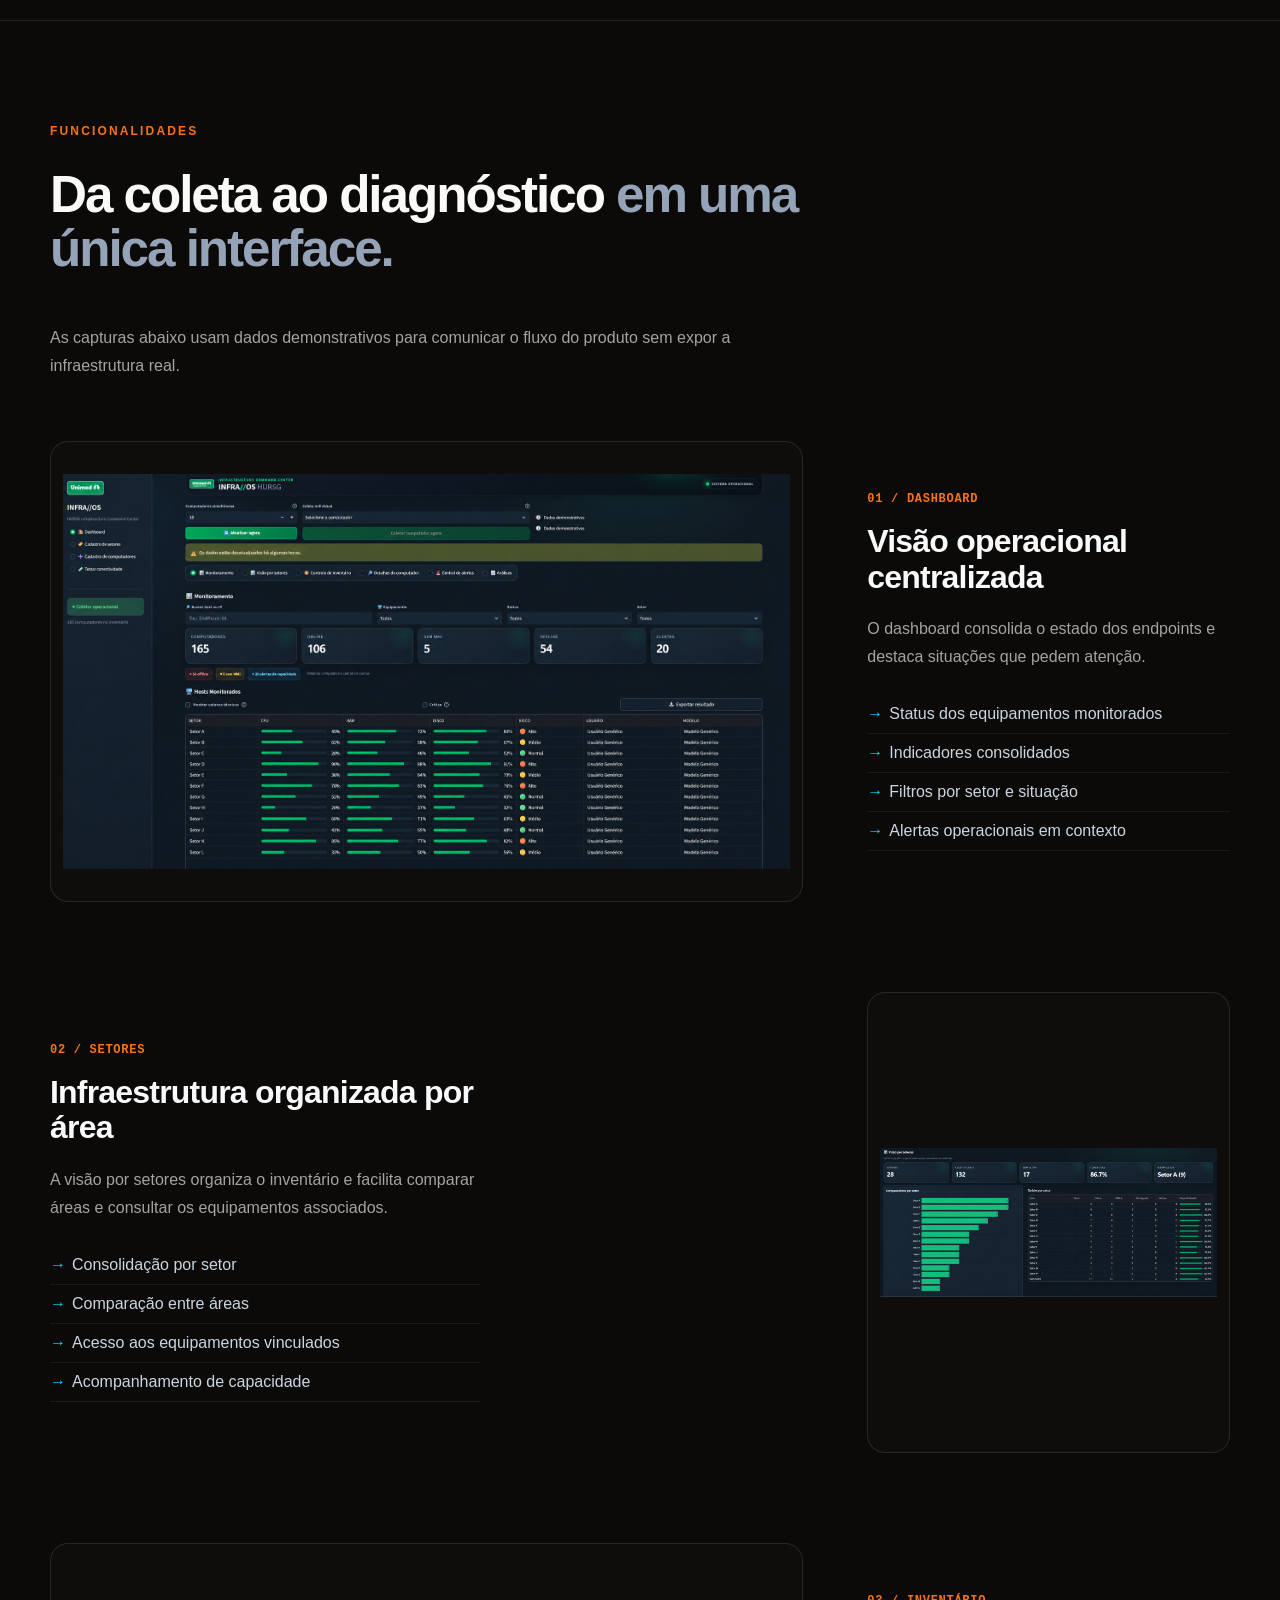
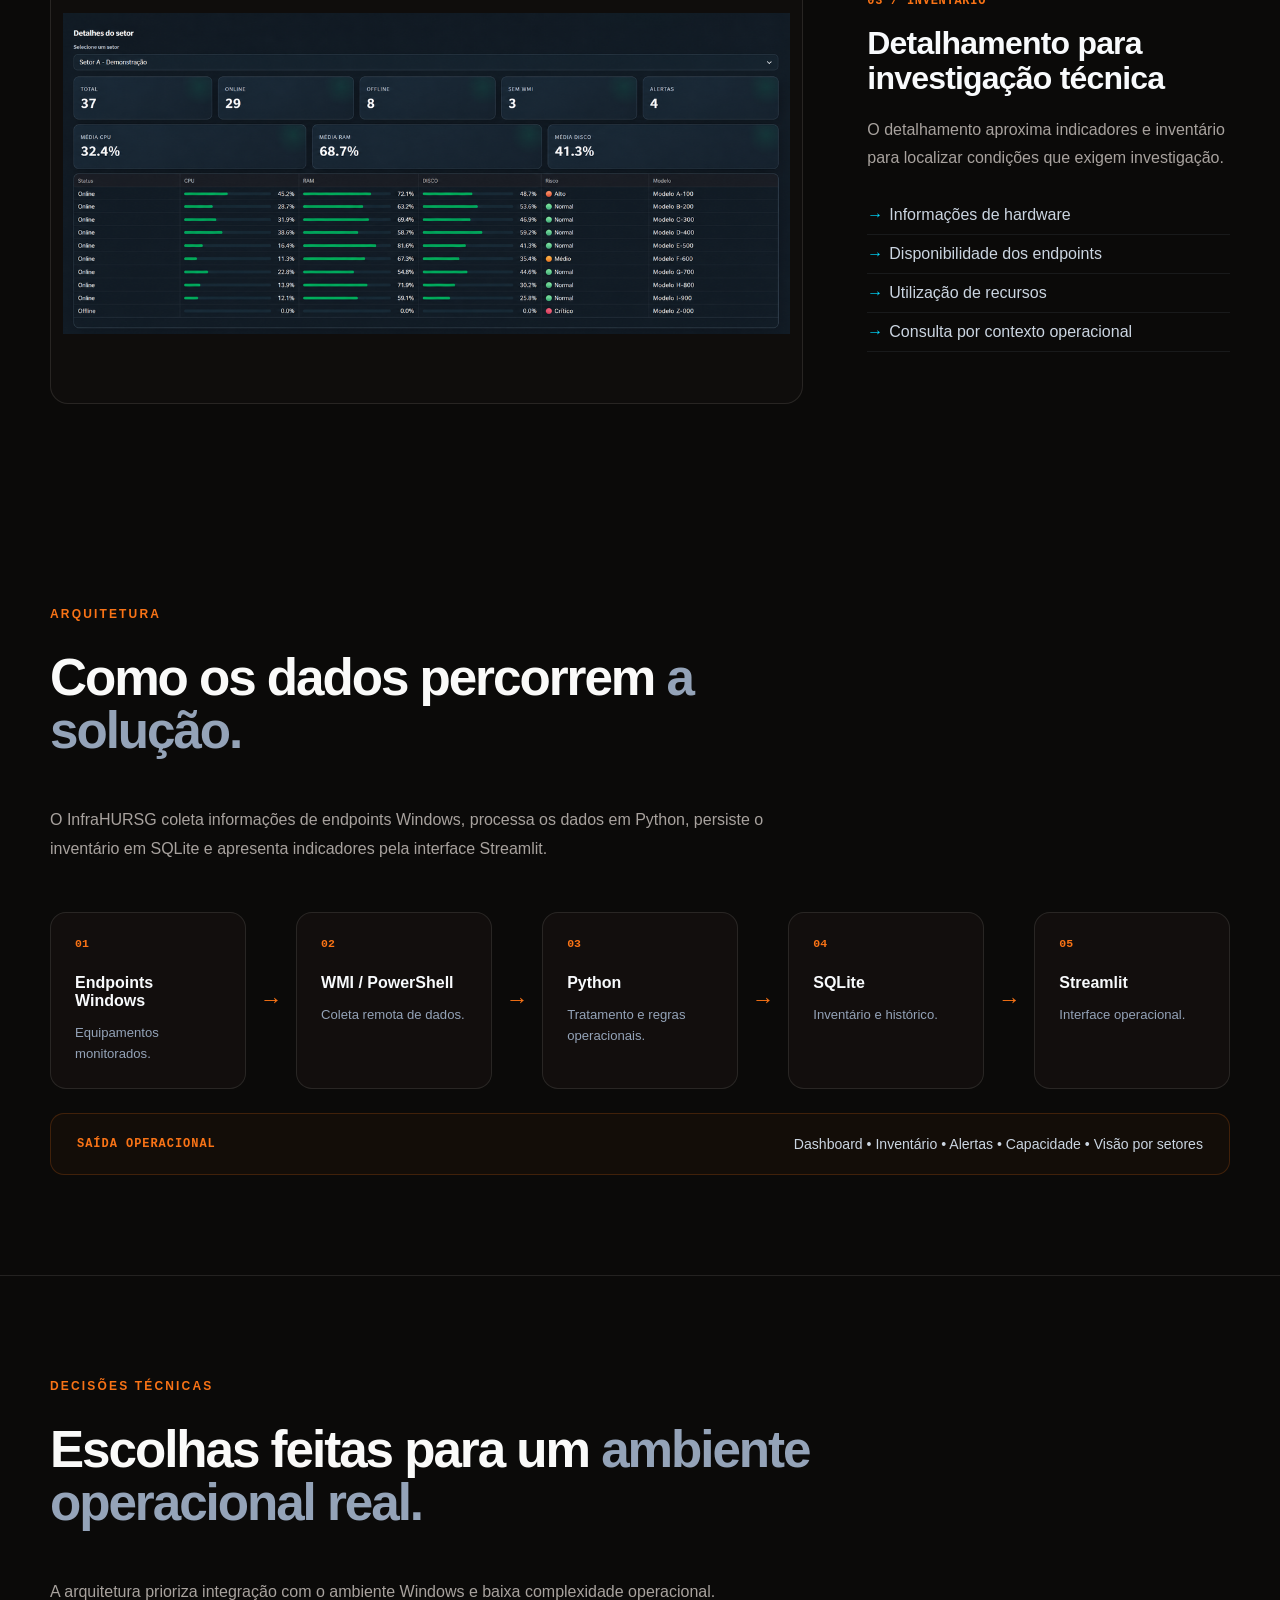
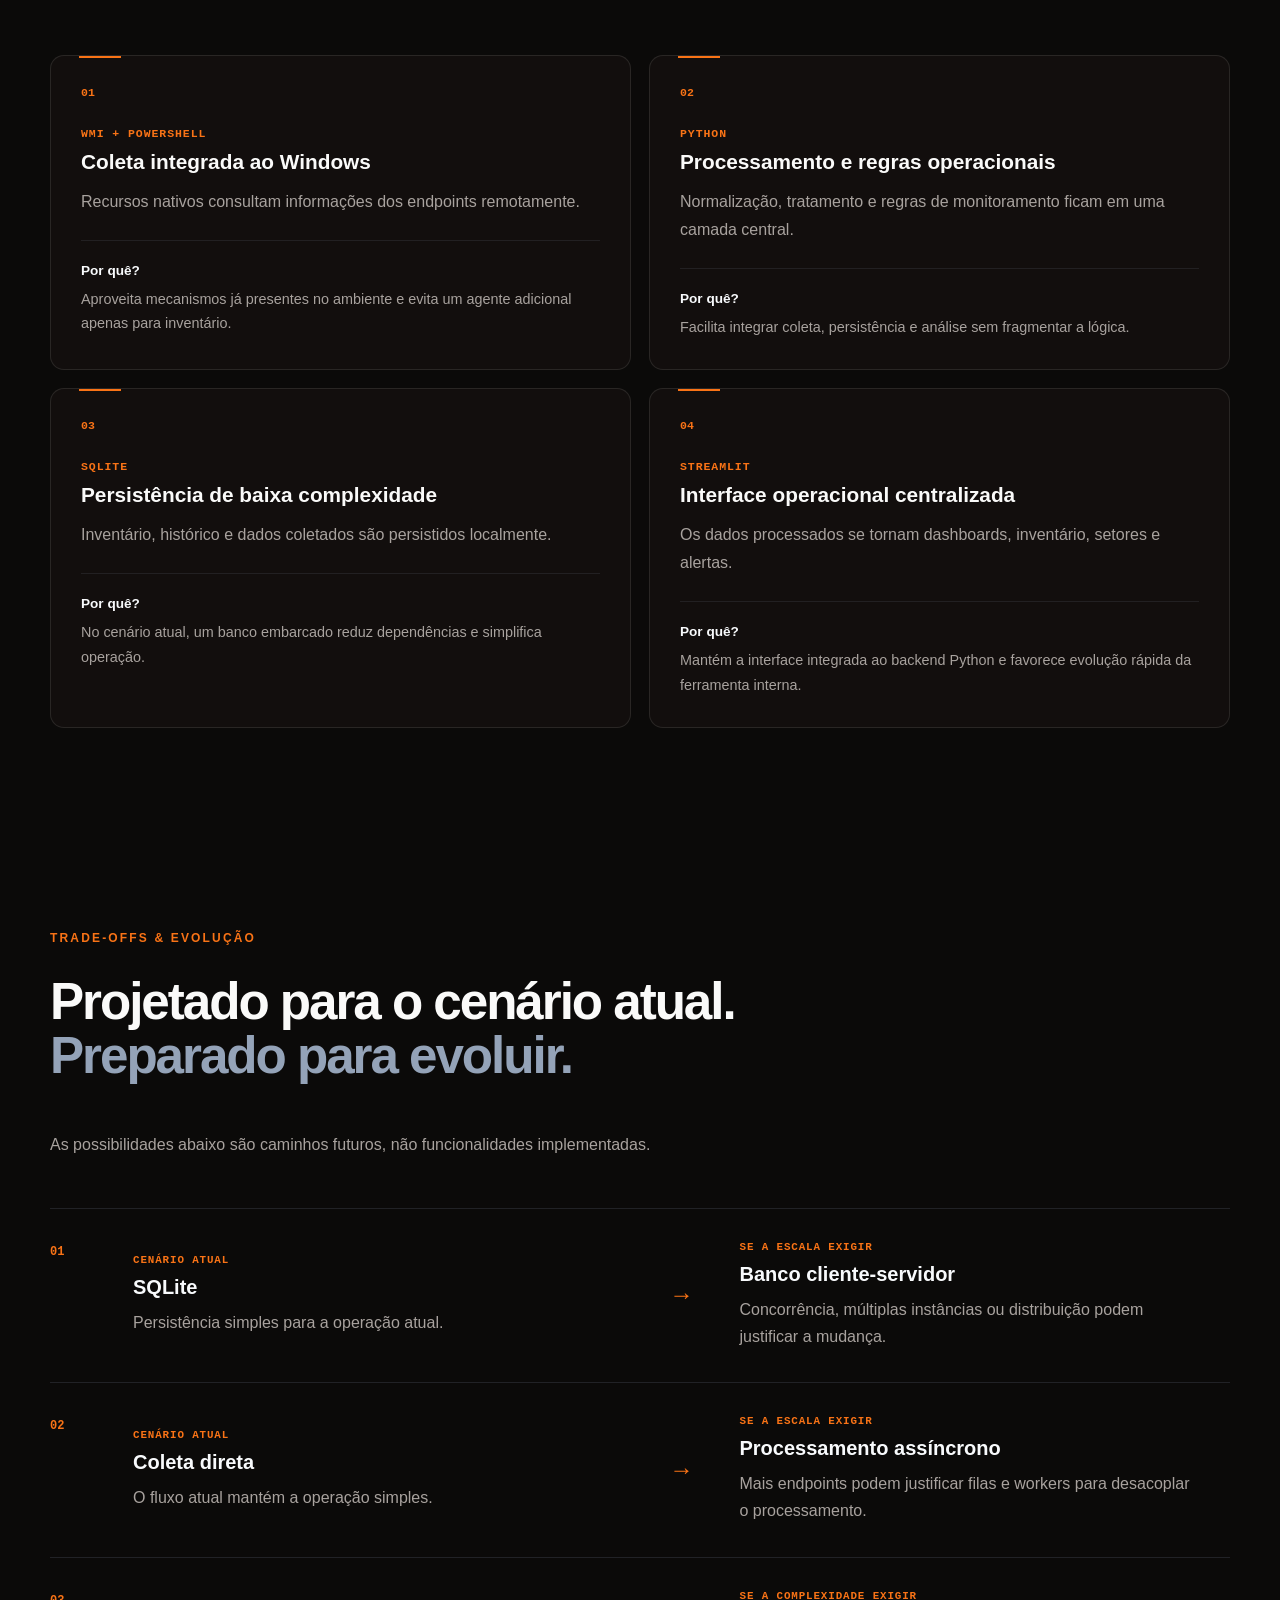
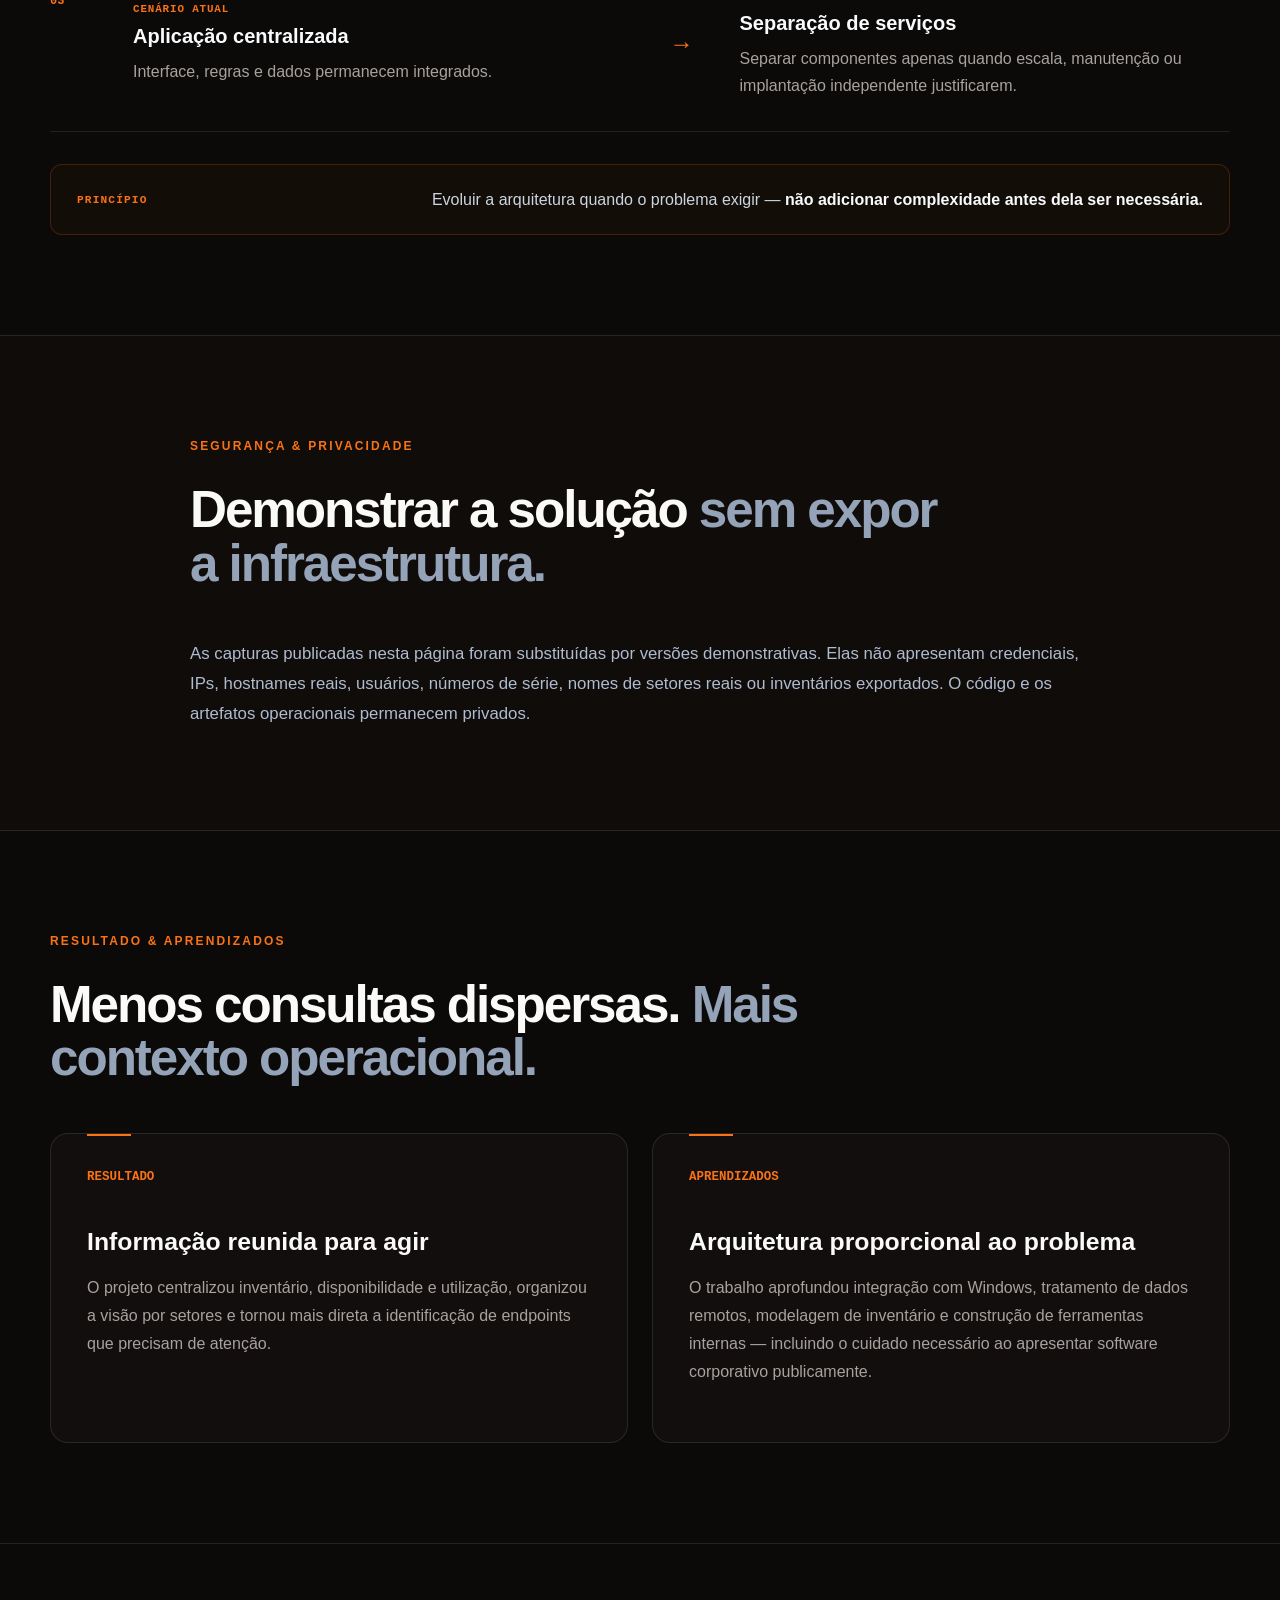
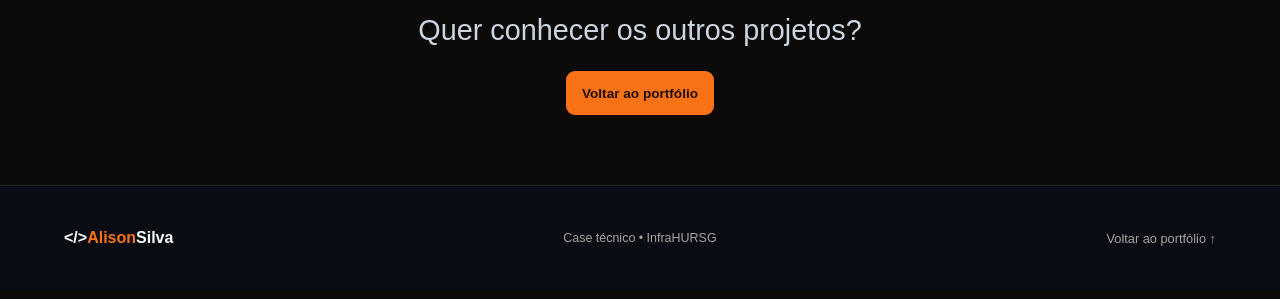
<file: infraos.html>
<!DOCTYPE html>
<html lang="pt-BR">
<head>
    <meta charset="UTF-8">
    <meta name="viewport" content="width=device-width, initial-scale=1.0">
    <title>InfraHURSG | Case de Monitoramento e Inventário</title>
    <meta name="description" content="Case técnico do InfraHURSG: monitoramento e inventário de endpoints Windows com Python, Streamlit, WMI, PowerShell e SQLite.">
    <meta name="theme-color" content="#0b0a09">
    <meta property="og:title" content="InfraHURSG | Case de Monitoramento e Inventário">
    <meta property="og:description" content="Arquitetura, decisões técnicas e aprendizados de uma solução interna para infraestrutura Windows.">
    <meta property="og:type" content="article">
    <meta property="og:url" content="https://alison-silva-nascimento.github.io/Portifolio/infraos.html">
    <meta name="twitter:card" content="summary">
    <link rel="stylesheet" href="css/style.css">
</head>
<body>
<header class="header"><nav class="navbar" aria-label="Navegação principal">
    <a href="index.html#inicio" class="logo case-monogram" aria-label="Alison Silva — início"><span class="case-monogram-bars" aria-hidden="true"><i></i><i></i><i></i></span><strong>AS</strong></a>
    <ul class="nav-links"><li><a href="index.html#projetos">Projetos</a></li><li><a href="index.html#tecnologias">Tecnologias</a></li><li><a href="index.html#experiencia">Experiência</a></li><li><a href="index.html#contato">Contato</a></li></ul>
</nav></header>
<main>
<section class="case-hero"><div class="case-container">
    <a href="index.html#projetos" class="case-back">← Voltar para projetos</a><span class="section-label">CASE TÉCNICO</span>
    <h1>InfraHURSG <span>monitoramento e inventário de infraestrutura.</span></h1>
    <p class="case-hero-description">Solução interna para centralizar informações de endpoints Windows, apoiar o monitoramento operacional e reduzir consultas manuais na gestão de infraestrutura.</p>
    <div class="project-stack case-stack"><span>Python</span><span>Streamlit</span><span>WMI</span><span>PowerShell</span><span>SQL</span><span>Infraestrutura</span></div>
</div></section>
<section class="case-section"><div class="case-container">
    <span class="section-label">CONTEXTO</span><h2>Do inventário disperso a uma <span>visão centralizada.</span></h2>
    <div class="case-two-columns">
        <article class="case-card"><span class="case-number">01</span><h3>O problema</h3><p>Informações de computadores, disponibilidade, capacidade e utilização exigiam consultas manuais e acompanhamento distribuído entre diferentes rotinas.</p><p>Esse cenário dificultava identificar equipamentos que precisavam de atenção e ampliava o trabalho operacional repetitivo.</p></article>
        <article class="case-card"><span class="case-number">02</span><h3>A solução</h3><p>O InfraHURSG centraliza coleta, inventário, monitoramento, organização por setores e alertas em uma única interface.</p><p>A aplicação reúne informações de hardware, disponibilidade e utilização para apoiar diagnóstico e priorização técnica.</p></article>
    </div>
</div></section>
<section class="case-section case-features"><div class="case-container">
    <span class="section-label">FUNCIONALIDADES</span><h2>Da coleta ao diagnóstico <span>em uma única interface.</span></h2>
    <p class="case-section-intro">As capturas abaixo usam dados demonstrativos para comunicar o fluxo do produto sem expor a infraestrutura real.</p>
    <div class="case-feature-list">
        <article class="case-feature"><div class="case-feature-image"><img src="assets/images/infrahursg-sanitized.png" alt="Visão geral sanitizada do InfraHURSG com monitoramento, inventário e indicadores operacionais" width="1701" height="924" loading="lazy" decoding="async"></div><div class="case-feature-content"><span class="case-feature-number">01 / DASHBOARD</span><h3>Visão operacional centralizada</h3><p>O dashboard consolida o estado dos endpoints e destaca situações que pedem atenção.</p><ul><li>Status dos equipamentos monitorados</li><li>Indicadores consolidados</li><li>Filtros por setor e situação</li><li>Alertas operacionais em contexto</li></ul></div></article>
        <article class="case-feature case-feature-reverse"><div class="case-feature-image"><img src="assets/images/visaoporsetores.png" alt="Visão demonstrativa e sanitizada por setores" width="1190" height="528" loading="lazy" decoding="async"></div><div class="case-feature-content"><span class="case-feature-number">02 / SETORES</span><h3>Infraestrutura organizada por área</h3><p>A visão por setores organiza o inventário e facilita comparar áreas e consultar os equipamentos associados.</p><ul><li>Consolidação por setor</li><li>Comparação entre áreas</li><li>Acesso aos equipamentos vinculados</li><li>Acompanhamento de capacidade</li></ul></div></article>
        <article class="case-feature"><div class="case-feature-image"><img src="assets/images/detalhasetor.png" alt="Detalhes demonstrativos e sanitizados de um setor" width="1174" height="518" loading="lazy" decoding="async"></div><div class="case-feature-content"><span class="case-feature-number">03 / INVENTÁRIO</span><h3>Detalhamento para investigação técnica</h3><p>O detalhamento aproxima indicadores e inventário para localizar condições que exigem investigação.</p><ul><li>Informações de hardware</li><li>Disponibilidade dos endpoints</li><li>Utilização de recursos</li><li>Consulta por contexto operacional</li></ul></div></article>
    </div>
</div></section>
<section class="case-section"><div class="case-container">
    <span class="section-label">ARQUITETURA</span><h2>Como os dados percorrem <span>a solução.</span></h2><p class="case-section-intro">O InfraHURSG coleta informações de endpoints Windows, processa os dados em Python, persiste o inventário em SQLite e apresenta indicadores pela interface Streamlit.</p>
    <div class="architecture-flow" aria-label="Fluxo da arquitetura do InfraHURSG"><div class="architecture-step"><span class="architecture-number">01</span><h3>Endpoints Windows</h3><p>Equipamentos monitorados.</p></div><span class="architecture-arrow" aria-hidden="true">→</span><div class="architecture-step"><span class="architecture-number">02</span><h3>WMI / PowerShell</h3><p>Coleta remota de dados.</p></div><span class="architecture-arrow" aria-hidden="true">→</span><div class="architecture-step"><span class="architecture-number">03</span><h3>Python</h3><p>Tratamento e regras operacionais.</p></div><span class="architecture-arrow" aria-hidden="true">→</span><div class="architecture-step"><span class="architecture-number">04</span><h3>SQLite</h3><p>Inventário e histórico.</p></div><span class="architecture-arrow" aria-hidden="true">→</span><div class="architecture-step"><span class="architecture-number">05</span><h3>Streamlit</h3><p>Interface operacional.</p></div></div>
    <div class="architecture-output"><span>Saída operacional</span><strong>Dashboard • Inventário • Alertas • Capacidade • Visão por setores</strong></div>
</div></section>
<section class="case-section case-decisions"><div class="case-container">
    <span class="section-label">DECISÕES TÉCNICAS</span><h2>Escolhas feitas para um <span>ambiente operacional real.</span></h2><p class="case-section-intro">A arquitetura prioriza integração com o ambiente Windows e baixa complexidade operacional.</p>
    <div class="decision-grid">
        <article class="decision-card"><span class="decision-number">01</span><span class="decision-tech">WMI + POWERSHELL</span><h3>Coleta integrada ao Windows</h3><p>Recursos nativos consultam informações dos endpoints remotamente.</p><div class="decision-reason"><strong>Por quê?</strong><p>Aproveita mecanismos já presentes no ambiente e evita um agente adicional apenas para inventário.</p></div></article>
        <article class="decision-card"><span class="decision-number">02</span><span class="decision-tech">PYTHON</span><h3>Processamento e regras operacionais</h3><p>Normalização, tratamento e regras de monitoramento ficam em uma camada central.</p><div class="decision-reason"><strong>Por quê?</strong><p>Facilita integrar coleta, persistência e análise sem fragmentar a lógica.</p></div></article>
        <article class="decision-card"><span class="decision-number">03</span><span class="decision-tech">SQLITE</span><h3>Persistência de baixa complexidade</h3><p>Inventário, histórico e dados coletados são persistidos localmente.</p><div class="decision-reason"><strong>Por quê?</strong><p>No cenário atual, um banco embarcado reduz dependências e simplifica operação.</p></div></article>
        <article class="decision-card"><span class="decision-number">04</span><span class="decision-tech">STREAMLIT</span><h3>Interface operacional centralizada</h3><p>Os dados processados se tornam dashboards, inventário, setores e alertas.</p><div class="decision-reason"><strong>Por quê?</strong><p>Mantém a interface integrada ao backend Python e favorece evolução rápida da ferramenta interna.</p></div></article>
    </div>
</div></section>
<section class="case-section case-evolution"><div class="case-container">
    <span class="section-label">TRADE-OFFS &amp; EVOLUÇÃO</span><h2>Projetado para o cenário atual. <span>Preparado para evoluir.</span></h2><p class="case-section-intro">As possibilidades abaixo são caminhos futuros, não funcionalidades implementadas.</p>
    <div class="evolution-list">
        <article class="evolution-item"><div class="evolution-index"><span>01</span></div><div class="evolution-current"><span class="evolution-label">CENÁRIO ATUAL</span><h3>SQLite</h3><p>Persistência simples para a operação atual.</p></div><div class="evolution-arrow" aria-hidden="true">→</div><div class="evolution-future"><span class="evolution-label">SE A ESCALA EXIGIR</span><h3>Banco cliente-servidor</h3><p>Concorrência, múltiplas instâncias ou distribuição podem justificar a mudança.</p></div></article>
        <article class="evolution-item"><div class="evolution-index"><span>02</span></div><div class="evolution-current"><span class="evolution-label">CENÁRIO ATUAL</span><h3>Coleta direta</h3><p>O fluxo atual mantém a operação simples.</p></div><div class="evolution-arrow" aria-hidden="true">→</div><div class="evolution-future"><span class="evolution-label">SE A ESCALA EXIGIR</span><h3>Processamento assíncrono</h3><p>Mais endpoints podem justificar filas e workers para desacoplar o processamento.</p></div></article>
        <article class="evolution-item"><div class="evolution-index"><span>03</span></div><div class="evolution-current"><span class="evolution-label">CENÁRIO ATUAL</span><h3>Aplicação centralizada</h3><p>Interface, regras e dados permanecem integrados.</p></div><div class="evolution-arrow" aria-hidden="true">→</div><div class="evolution-future"><span class="evolution-label">SE A COMPLEXIDADE EXIGIR</span><h3>Separação de serviços</h3><p>Separar componentes apenas quando escala, manutenção ou implantação independente justificarem.</p></div></article>
    </div><div class="evolution-principle"><span class="evolution-principle-label">PRINCÍPIO</span><p>Evoluir a arquitetura quando o problema exigir — <strong>não adicionar complexidade antes dela ser necessária.</strong></p></div>
</div></section>
<section class="case-section case-privacy"><div class="case-container case-narrow"><span class="section-label">SEGURANÇA &amp; PRIVACIDADE</span><h2>Demonstrar a solução <span>sem expor a infraestrutura.</span></h2><p>As capturas publicadas nesta página foram substituídas por versões demonstrativas. Elas não apresentam credenciais, IPs, hostnames reais, usuários, números de série, nomes de setores reais ou inventários exportados. O código e os artefatos operacionais permanecem privados.</p></div></section>
<section class="case-section case-results"><div class="case-container"><span class="section-label">RESULTADO &amp; APRENDIZADOS</span><h2>Menos consultas dispersas. <span>Mais contexto operacional.</span></h2><div class="case-two-columns"><article class="case-card"><span class="case-number">RESULTADO</span><h3>Informação reunida para agir</h3><p>O projeto centralizou inventário, disponibilidade e utilização, organizou a visão por setores e tornou mais direta a identificação de endpoints que precisam de atenção.</p></article><article class="case-card"><span class="case-number">APRENDIZADOS</span><h3>Arquitetura proporcional ao problema</h3><p>O trabalho aprofundou integração com Windows, tratamento de dados remotos, modelagem de inventário e construção de ferramentas internas — incluindo o cuidado necessário ao apresentar software corporativo publicamente.</p></article></div></div></section>
<section class="case-cta"><div class="case-container"><p>Quer conhecer os outros projetos?</p><a href="index.html#projetos" class="project-btn primary">Voltar ao portfólio</a></div></section>
</main>
<footer class="footer"><div class="footer-container"><a href="index.html#inicio" class="footer-logo">&lt;/&gt; <span>Alison</span> Silva</a><p>Case técnico • InfraHURSG</p><a href="index.html#projetos" class="back-to-top">Voltar ao portfólio ↑</a></div></footer>
</body>
</html>
</file>
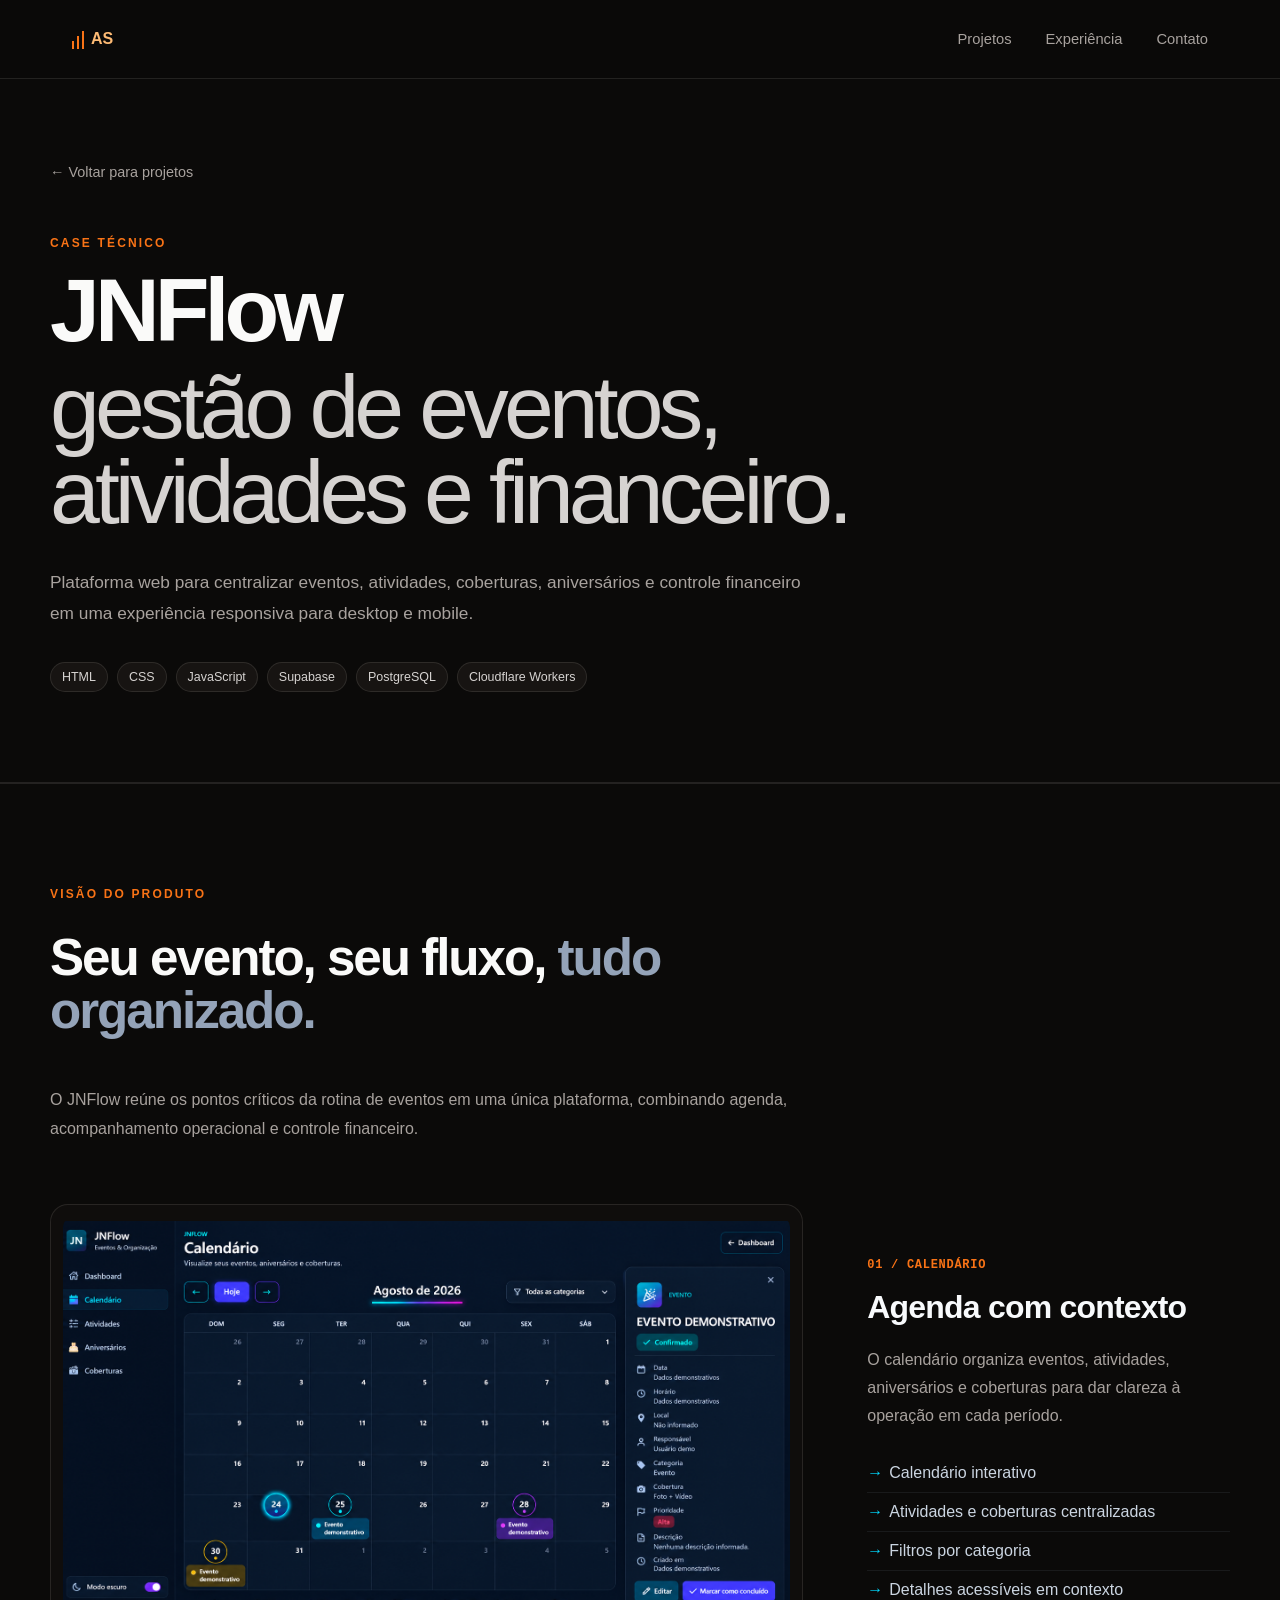
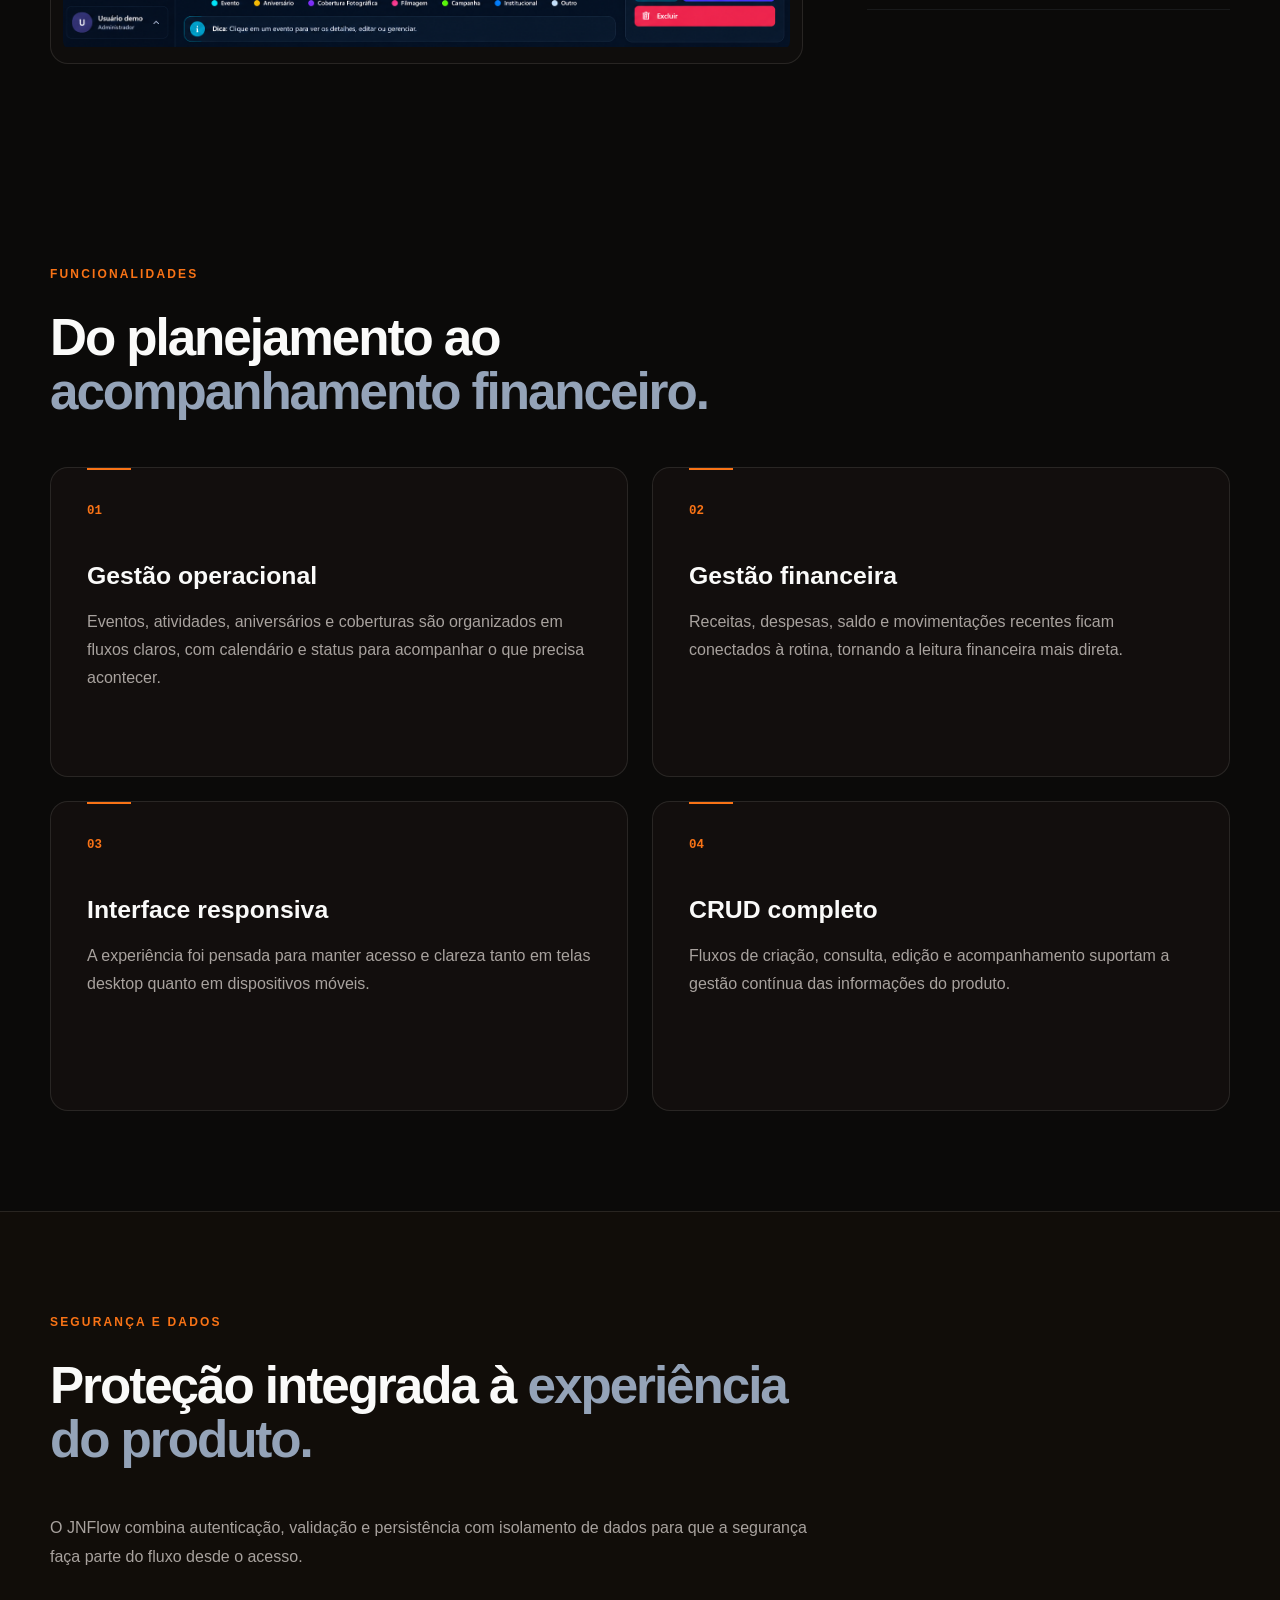
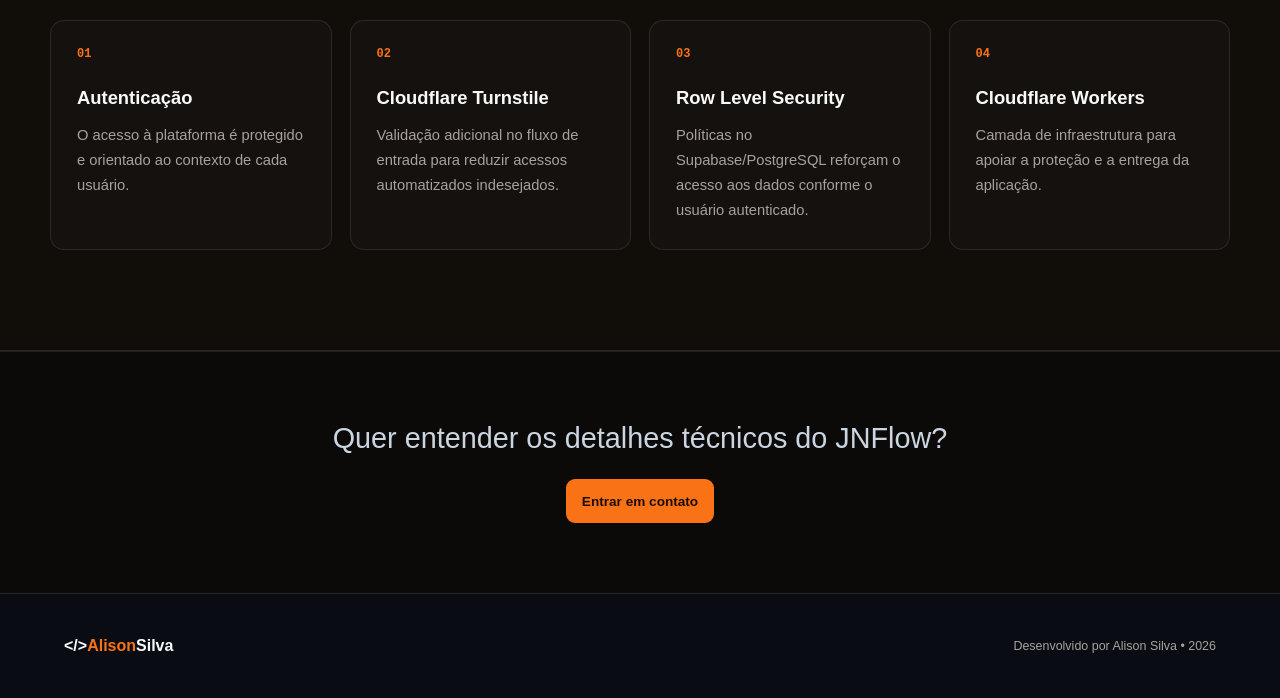
<file: jnflow.html>
<!DOCTYPE html>
<html lang="pt-BR">
<head>
    <meta charset="UTF-8">
    <meta name="viewport" content="width=device-width, initial-scale=1.0">
    <title>JNFlow | Case de Gestão de Eventos</title>
    <meta name="description" content="Case técnico do JNFlow: gestão de eventos, atividades, coberturas e financeiro com JavaScript, Supabase, RLS e Cloudflare Turnstile.">
    <meta name="theme-color" content="#0b0a09">
    <meta property="og:title" content="JNFlow | Case de Gestão de Eventos">
    <meta property="og:description" content="Arquitetura, segurança e experiência de uma plataforma web para gestão de eventos.">
    <meta property="og:type" content="article">
    <meta property="og:url" content="https://alison-silva-nascimento.github.io/Portifolio/jnflow.html">
    <link rel="stylesheet" href="css/style.css">
</head>
<body>
<header class="header"><nav class="navbar" aria-label="Navegação principal"><a href="index.html#inicio" class="logo case-monogram" aria-label="Alison Silva — início"><span class="case-monogram-bars" aria-hidden="true"><i></i><i></i><i></i></span><strong>AS</strong></a><ul class="nav-links"><li><a href="index.html#projetos">Projetos</a></li><li><a href="index.html#experiencia">Experiência</a></li><li><a href="index.html#contato">Contato</a></li></ul></nav></header>
<main>
    <section class="case-hero"><div class="case-container"><a href="index.html#projetos" class="case-back">← Voltar para projetos</a><span class="section-label">CASE TÉCNICO</span><h1>JNFlow <span>gestão de eventos, atividades e financeiro.</span></h1><p class="case-hero-description">Plataforma web para centralizar eventos, atividades, coberturas, aniversários e controle financeiro em uma experiência responsiva para desktop e mobile.</p><div class="project-stack case-stack"><span>HTML</span><span>CSS</span><span>JavaScript</span><span>Supabase</span><span>PostgreSQL</span><span>Cloudflare Workers</span></div></div></section>
    <section class="case-section case-features"><div class="case-container"><span class="section-label">VISÃO DO PRODUTO</span><h2>Seu evento, seu fluxo, <span>tudo organizado.</span></h2><p class="case-section-intro">O JNFlow reúne os pontos críticos da rotina de eventos em uma única plataforma, combinando agenda, acompanhamento operacional e controle financeiro.</p><div class="case-feature-list"><article class="case-feature"><div class="case-feature-image"><img src="assets/images/jnflow-calendar-sanitized.png" alt="Calendário demonstrativo e sanitizado da plataforma JNFlow" width="1637" height="960" decoding="async"></div><div class="case-feature-content"><span class="case-feature-number">01 / CALENDÁRIO</span><h3>Agenda com contexto</h3><p>O calendário organiza eventos, atividades, aniversários e coberturas para dar clareza à operação em cada período.</p><ul><li>Calendário interativo</li><li>Atividades e coberturas centralizadas</li><li>Filtros por categoria</li><li>Detalhes acessíveis em contexto</li></ul></div></article></div></div></section>
    <section class="case-section"><div class="case-container"><span class="section-label">FUNCIONALIDADES</span><h2>Do planejamento ao <span>acompanhamento financeiro.</span></h2><div class="case-two-columns"><article class="case-card"><span class="case-number">01</span><h3>Gestão operacional</h3><p>Eventos, atividades, aniversários e coberturas são organizados em fluxos claros, com calendário e status para acompanhar o que precisa acontecer.</p></article><article class="case-card"><span class="case-number">02</span><h3>Gestão financeira</h3><p>Receitas, despesas, saldo e movimentações recentes ficam conectados à rotina, tornando a leitura financeira mais direta.</p></article><article class="case-card"><span class="case-number">03</span><h3>Interface responsiva</h3><p>A experiência foi pensada para manter acesso e clareza tanto em telas desktop quanto em dispositivos móveis.</p></article><article class="case-card"><span class="case-number">04</span><h3>CRUD completo</h3><p>Fluxos de criação, consulta, edição e acompanhamento suportam a gestão contínua das informações do produto.</p></article></div></div></section>
    <section class="case-section case-security"><div class="case-container"><span class="section-label">SEGURANÇA E DADOS</span><h2>Proteção integrada à <span>experiência do produto.</span></h2><p class="case-section-intro">O JNFlow combina autenticação, validação e persistência com isolamento de dados para que a segurança faça parte do fluxo desde o acesso.</p><div class="security-grid"><article class="security-card"><span>01</span><h3>Autenticação</h3><p>O acesso à plataforma é protegido e orientado ao contexto de cada usuário.</p></article><article class="security-card"><span>02</span><h3>Cloudflare Turnstile</h3><p>Validação adicional no fluxo de entrada para reduzir acessos automatizados indesejados.</p></article><article class="security-card"><span>03</span><h3>Row Level Security</h3><p>Políticas no Supabase/PostgreSQL reforçam o acesso aos dados conforme o usuário autenticado.</p></article><article class="security-card"><span>04</span><h3>Cloudflare Workers</h3><p>Camada de infraestrutura para apoiar a proteção e a entrega da aplicação.</p></article></div></div></section>
    <section class="case-cta"><div class="case-container"><p>Quer entender os detalhes técnicos do JNFlow?</p><a href="index.html#contato" class="project-btn primary">Entrar em contato</a></div></section>
</main>
<footer class="footer"><div class="footer-container"><a href="index.html#inicio" class="footer-logo">&lt;/&gt; <span>Alison</span> Silva</a><p>Desenvolvido por Alison Silva • 2026</p></div></footer>
</body>
</html>
</file>
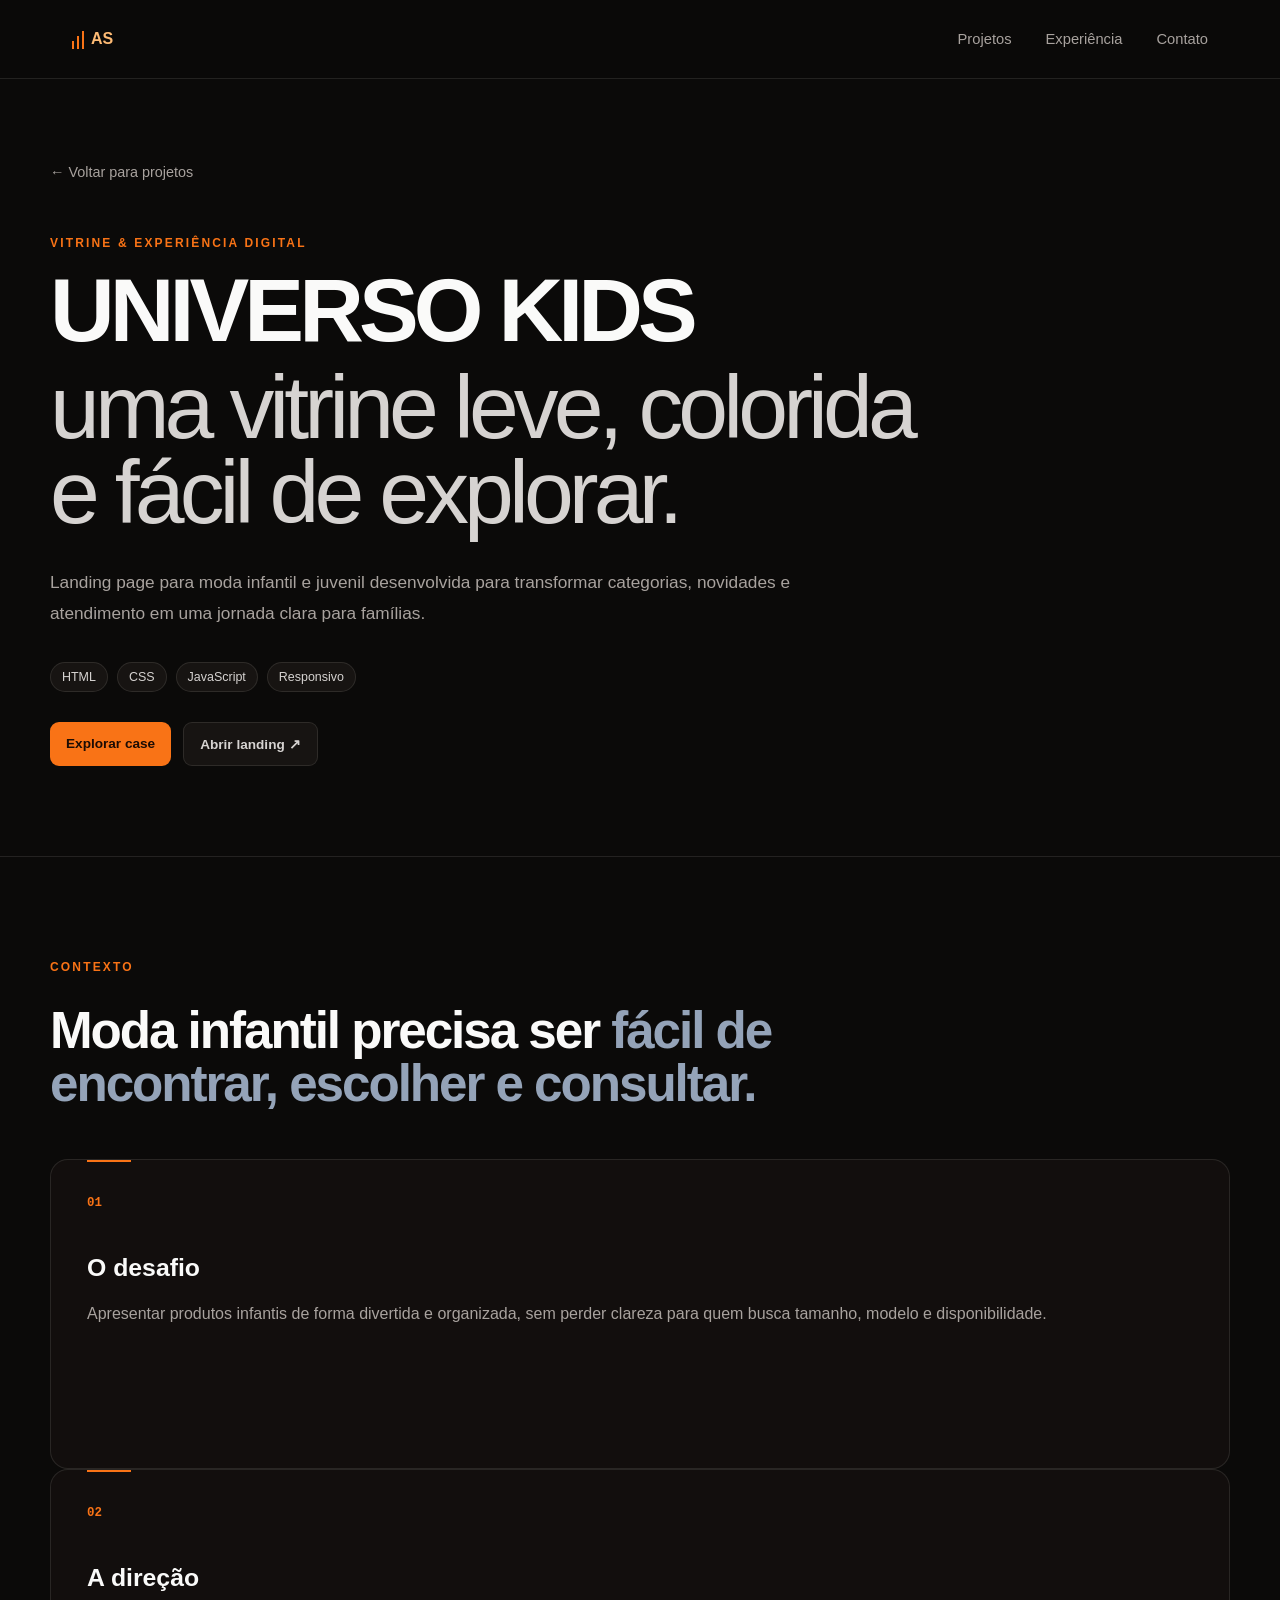
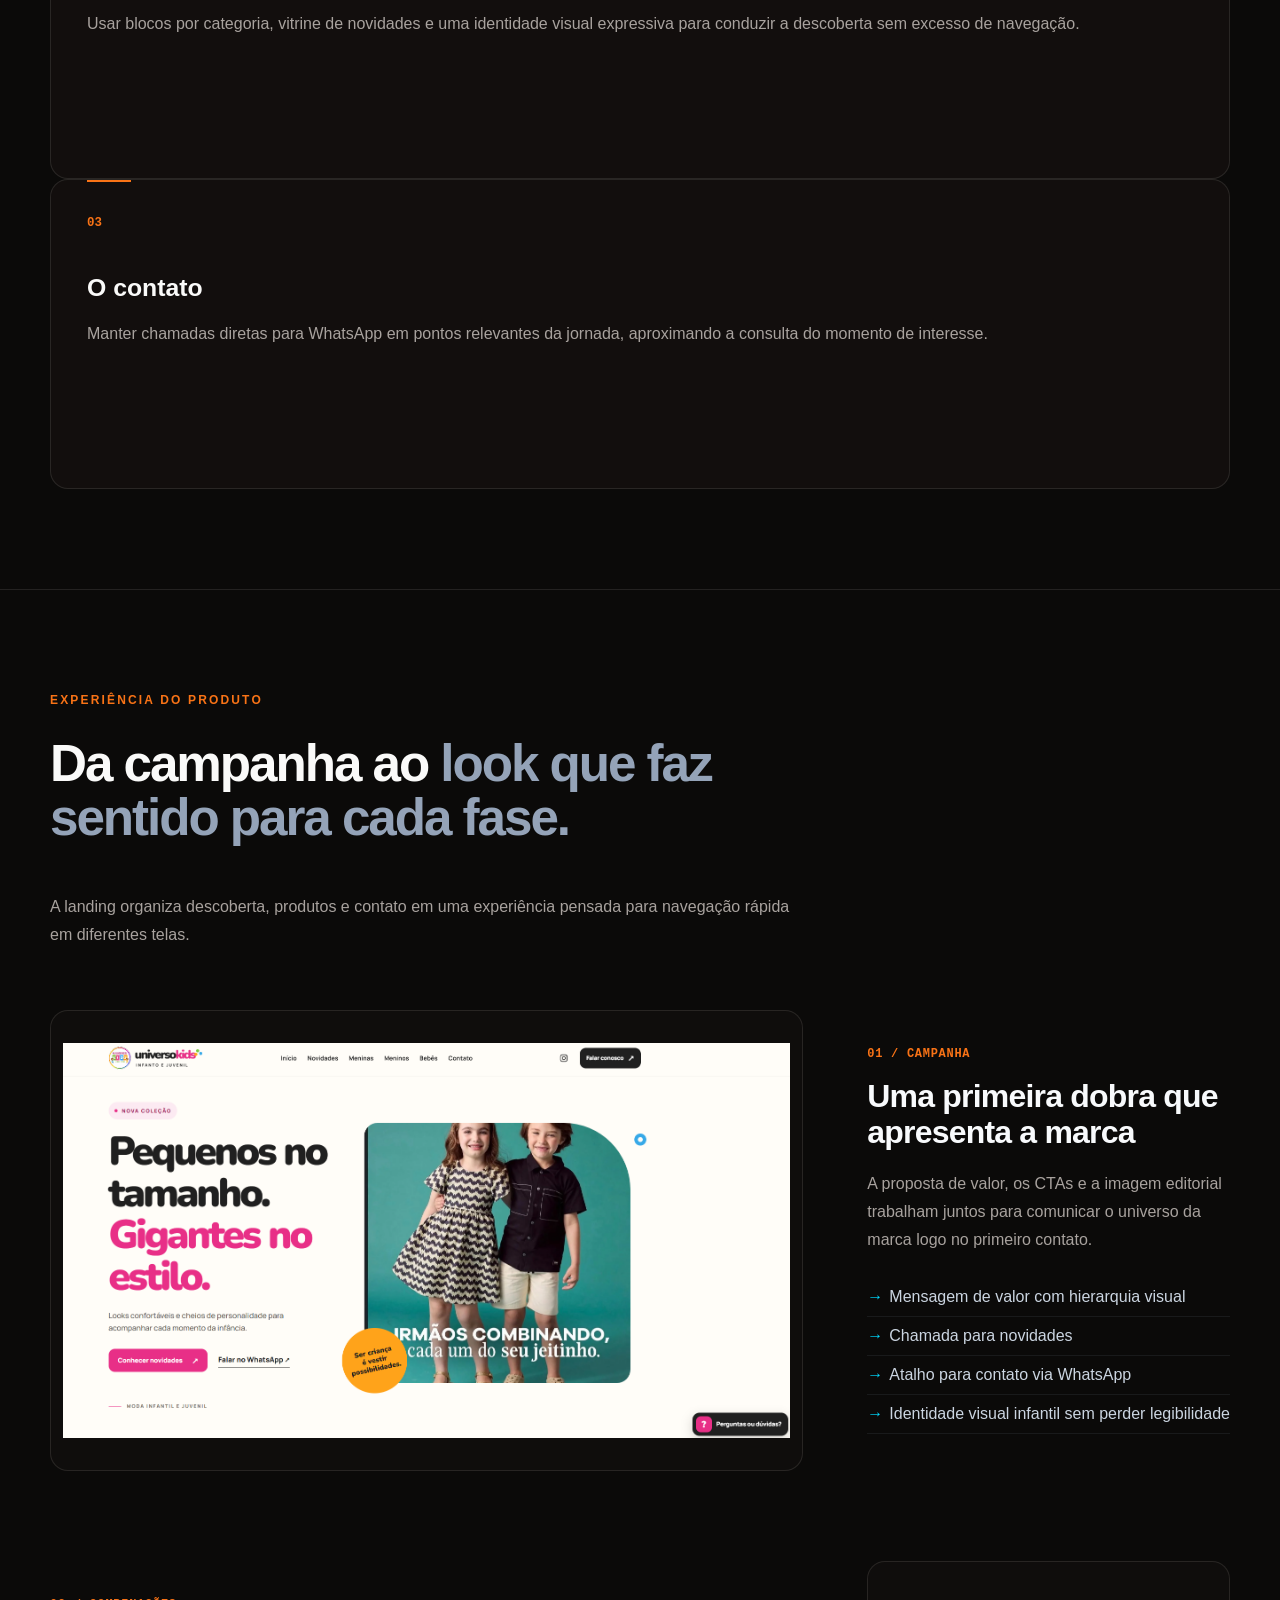
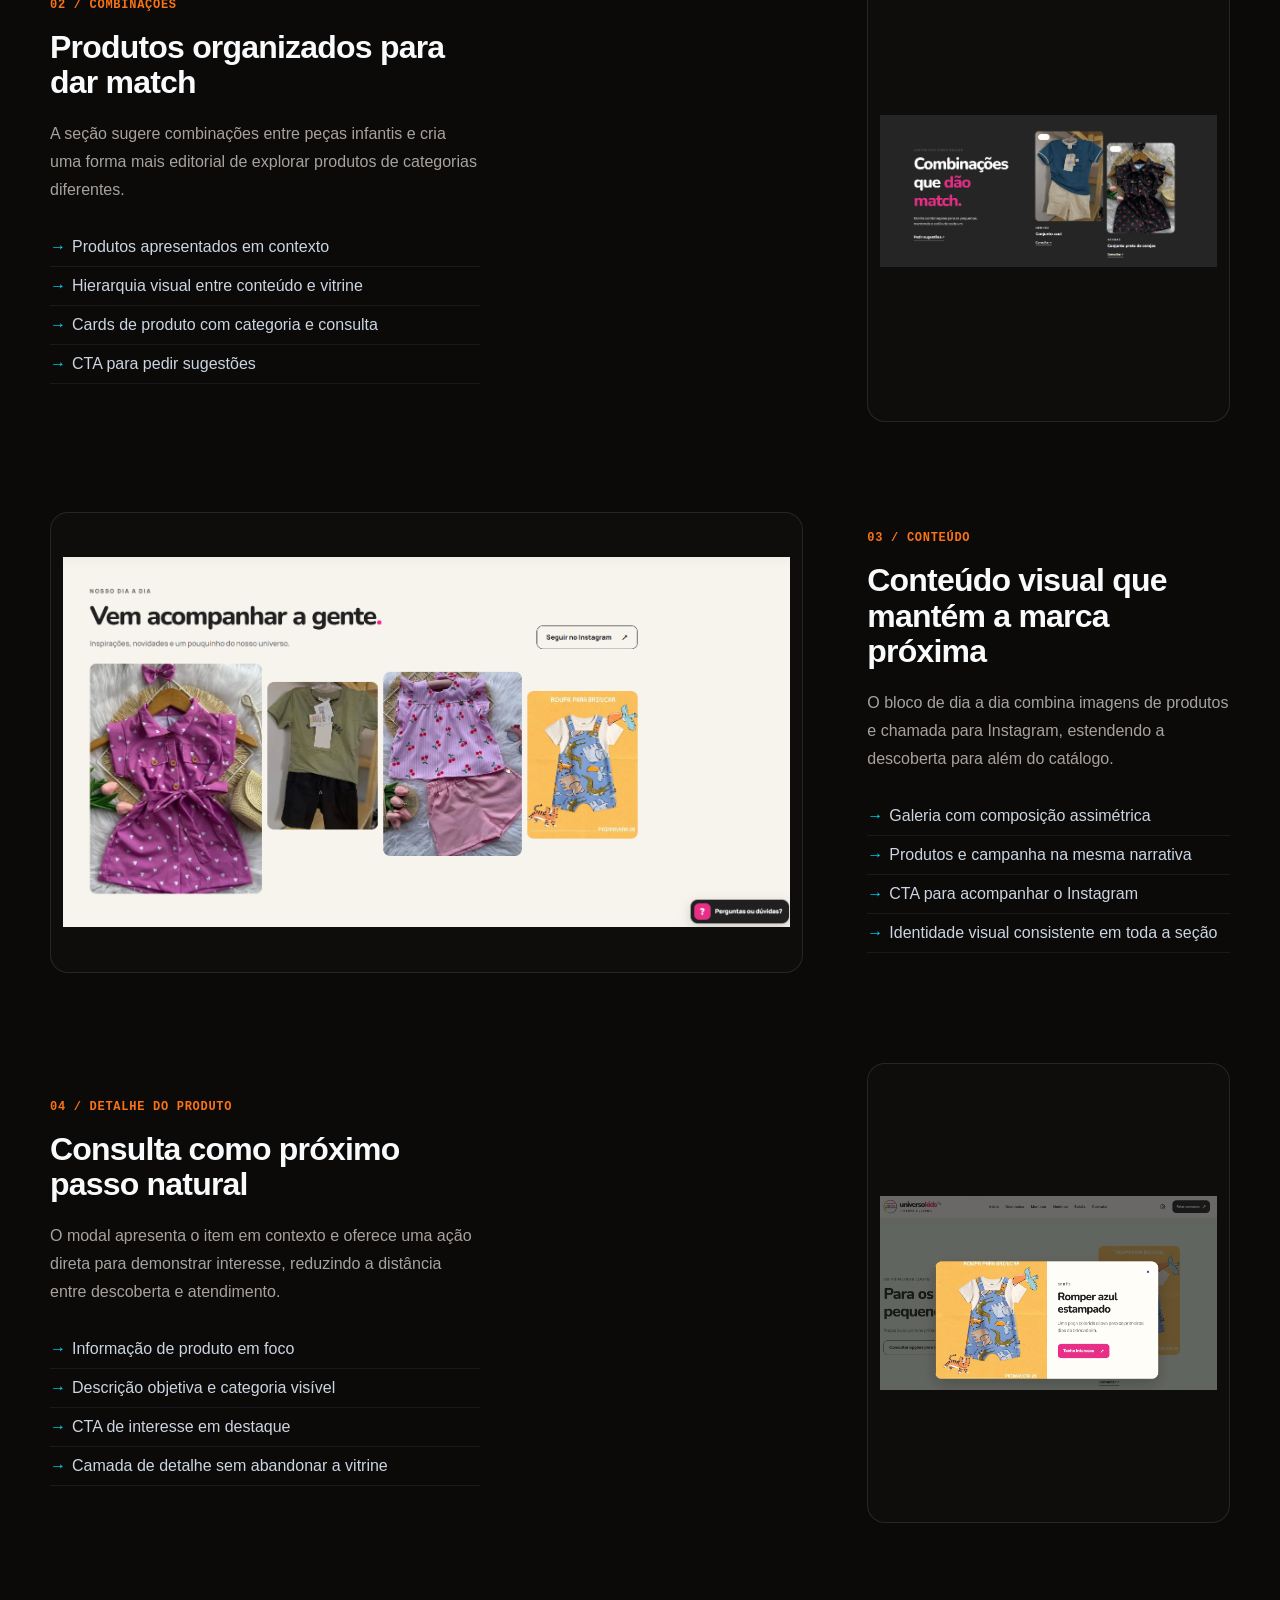
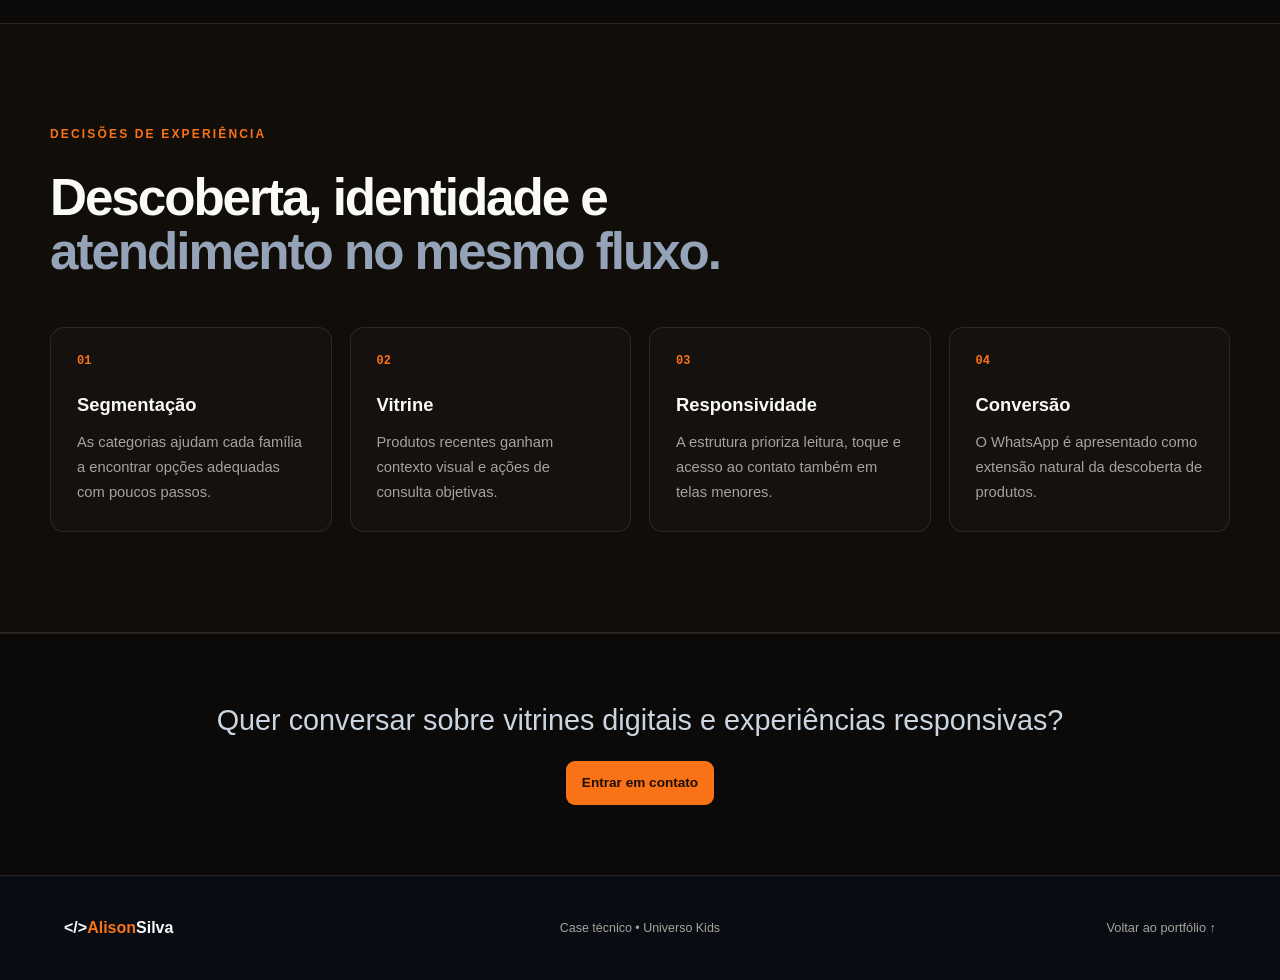
<file: universo-kids.html>
<!DOCTYPE html>
<html lang="pt-BR">
<head>
    <meta charset="UTF-8">
    <meta name="viewport" content="width=device-width, initial-scale=1.0">
    <title>Universo Kids | Case de Vitrine Digital</title>
    <meta name="description" content="Case da Universo Kids: landing page responsiva para moda infantil e juvenil, com categorias, vitrine de produtos e atendimento pelo WhatsApp.">
    <meta name="theme-color" content="#0b0a09">
    <meta property="og:title" content="Universo Kids | Case de Vitrine Digital">
    <meta property="og:description" content="Uma landing page para descoberta de moda infantil, novidades e atendimento direto.">
    <meta property="og:type" content="article">
    <meta property="og:url" content="https://alison-silva-nascimento.github.io/Portifolio/universo-kids.html">
    <link rel="stylesheet" href="css/style.css">
</head>
<body>
<header class="header"><nav class="navbar" aria-label="Navegação principal">
    <a href="index.html#inicio" class="logo case-monogram" aria-label="Alison Silva — início"><span class="case-monogram-bars" aria-hidden="true"><i></i><i></i><i></i></span><strong>AS</strong></a>
    <ul class="nav-links"><li><a href="index.html#projetos">Projetos</a></li><li><a href="index.html#experiencia">Experiência</a></li><li><a href="index.html#contato">Contato</a></li></ul>
</nav></header>
<main class="case-uzzeleti">
    <section class="case-hero"><div class="case-container">
        <a href="index.html#projetos" class="case-back">← Voltar para projetos</a>
        <span class="section-label">VITRINE &amp; EXPERIÊNCIA DIGITAL</span>
        <h1>UNIVERSO KIDS <span>uma vitrine leve, colorida e fácil de explorar.</span></h1>
        <p class="case-hero-description">Landing page para moda infantil e juvenil desenvolvida para transformar categorias, novidades e atendimento em uma jornada clara para famílias.</p>
        <div class="project-stack case-stack"><span>HTML</span><span>CSS</span><span>JavaScript</span><span>Responsivo</span></div>
        <div class="case-hero-actions"><a href="#experiencia" class="project-btn primary">Explorar case</a><a href="https://alison-silva-nascimento.github.io/Universo-KIDS/#inicio" class="project-btn" target="_blank" rel="noopener noreferrer">Abrir landing ↗</a></div>
    </div></section>

    <section class="case-section case-overview"><div class="case-container">
        <span class="section-label">CONTEXTO</span><h2>Moda infantil precisa ser <span>fácil de encontrar, escolher e consultar.</span></h2>
        <div class="case-grid-3"><article class="case-card"><span class="case-number">01</span><h3>O desafio</h3><p>Apresentar produtos infantis de forma divertida e organizada, sem perder clareza para quem busca tamanho, modelo e disponibilidade.</p></article><article class="case-card"><span class="case-number">02</span><h3>A direção</h3><p>Usar blocos por categoria, vitrine de novidades e uma identidade visual expressiva para conduzir a descoberta sem excesso de navegação.</p></article><article class="case-card"><span class="case-number">03</span><h3>O contato</h3><p>Manter chamadas diretas para WhatsApp em pontos relevantes da jornada, aproximando a consulta do momento de interesse.</p></article></div>
    </div></section>

    <section class="case-section case-features" id="experiencia"><div class="case-container">
        <span class="section-label">EXPERIÊNCIA DO PRODUTO</span><h2>Da campanha ao <span>look que faz sentido para cada fase.</span></h2>
        <p class="case-section-intro">A landing organiza descoberta, produtos e contato em uma experiência pensada para navegação rápida em diferentes telas.</p>
        <div class="case-feature-list">
            <article class="case-feature"><div class="case-feature-image"><img src="assets/images/universo-kids-landing.png" alt="Campanha com crianças usando looks da Universo Kids" width="998" height="1195" decoding="async"></div><div class="case-feature-content"><span class="case-feature-number">01 / CAMPANHA</span><h3>Uma primeira dobra que apresenta a marca</h3><p>A proposta de valor, os CTAs e a imagem editorial trabalham juntos para comunicar o universo da marca logo no primeiro contato.</p><ul><li>Mensagem de valor com hierarquia visual</li><li>Chamada para novidades</li><li>Atalho para contato via WhatsApp</li><li>Identidade visual infantil sem perder legibilidade</li></ul></div></article>
            <article class="case-feature case-feature-reverse"><div class="case-feature-image"><img src="assets/images/universo-kids-combinacoes.png" alt="Seção de combinações da Universo Kids" width="1568" height="702" loading="lazy" decoding="async"></div><div class="case-feature-content"><span class="case-feature-number">02 / COMBINAÇÕES</span><h3>Produtos organizados para dar match</h3><p>A seção sugere combinações entre peças infantis e cria uma forma mais editorial de explorar produtos de categorias diferentes.</p><ul><li>Produtos apresentados em contexto</li><li>Hierarquia visual entre conteúdo e vitrine</li><li>Cards de produto com categoria e consulta</li><li>CTA para pedir sugestões</li></ul></div></article>
            <article class="case-feature"><div class="case-feature-image"><img src="assets/images/universo-kids-dia-a-dia.png" alt="Seção de novidades e Instagram da Universo Kids" width="1568" height="807" loading="lazy" decoding="async"></div><div class="case-feature-content"><span class="case-feature-number">03 / CONTEÚDO</span><h3>Conteúdo visual que mantém a marca próxima</h3><p>O bloco de dia a dia combina imagens de produtos e chamada para Instagram, estendendo a descoberta para além do catálogo.</p><ul><li>Galeria com composição assimétrica</li><li>Produtos e campanha na mesma narrativa</li><li>CTA para acompanhar o Instagram</li><li>Identidade visual consistente em toda a seção</li></ul></div></article>
            <article class="case-feature case-feature-reverse"><div class="case-feature-image"><img src="assets/images/universo-kids-modal-produto.png" alt="Modal de detalhes do produto na Universo Kids" width="1239" height="711" loading="lazy" decoding="async"></div><div class="case-feature-content"><span class="case-feature-number">04 / DETALHE DO PRODUTO</span><h3>Consulta como próximo passo natural</h3><p>O modal apresenta o item em contexto e oferece uma ação direta para demonstrar interesse, reduzindo a distância entre descoberta e atendimento.</p><ul><li>Informação de produto em foco</li><li>Descrição objetiva e categoria visível</li><li>CTA de interesse em destaque</li><li>Camada de detalhe sem abandonar a vitrine</li></ul></div></article>
        </div>
    </div></section>

    <section class="case-section case-security"><div class="case-container"><span class="section-label">DECISÕES DE EXPERIÊNCIA</span><h2>Descoberta, identidade e <span>atendimento no mesmo fluxo.</span></h2><div class="security-grid"><article class="security-card"><span>01</span><h3>Segmentação</h3><p>As categorias ajudam cada família a encontrar opções adequadas com poucos passos.</p></article><article class="security-card"><span>02</span><h3>Vitrine</h3><p>Produtos recentes ganham contexto visual e ações de consulta objetivas.</p></article><article class="security-card"><span>03</span><h3>Responsividade</h3><p>A estrutura prioriza leitura, toque e acesso ao contato também em telas menores.</p></article><article class="security-card"><span>04</span><h3>Conversão</h3><p>O WhatsApp é apresentado como extensão natural da descoberta de produtos.</p></article></div></div></section>
    <section class="case-cta"><div class="case-container"><p>Quer conversar sobre vitrines digitais e experiências responsivas?</p><a href="index.html#contato" class="project-btn primary">Entrar em contato</a></div></section>
</main>
<footer class="footer"><div class="footer-container"><a href="index.html#inicio" class="footer-logo">&lt;/&gt; <span>Alison</span> Silva</a><p>Case técnico • Universo Kids</p><a href="index.html#projetos" class="back-to-top">Voltar ao portfólio ↑</a></div></footer>
</body>
</html>
</file>
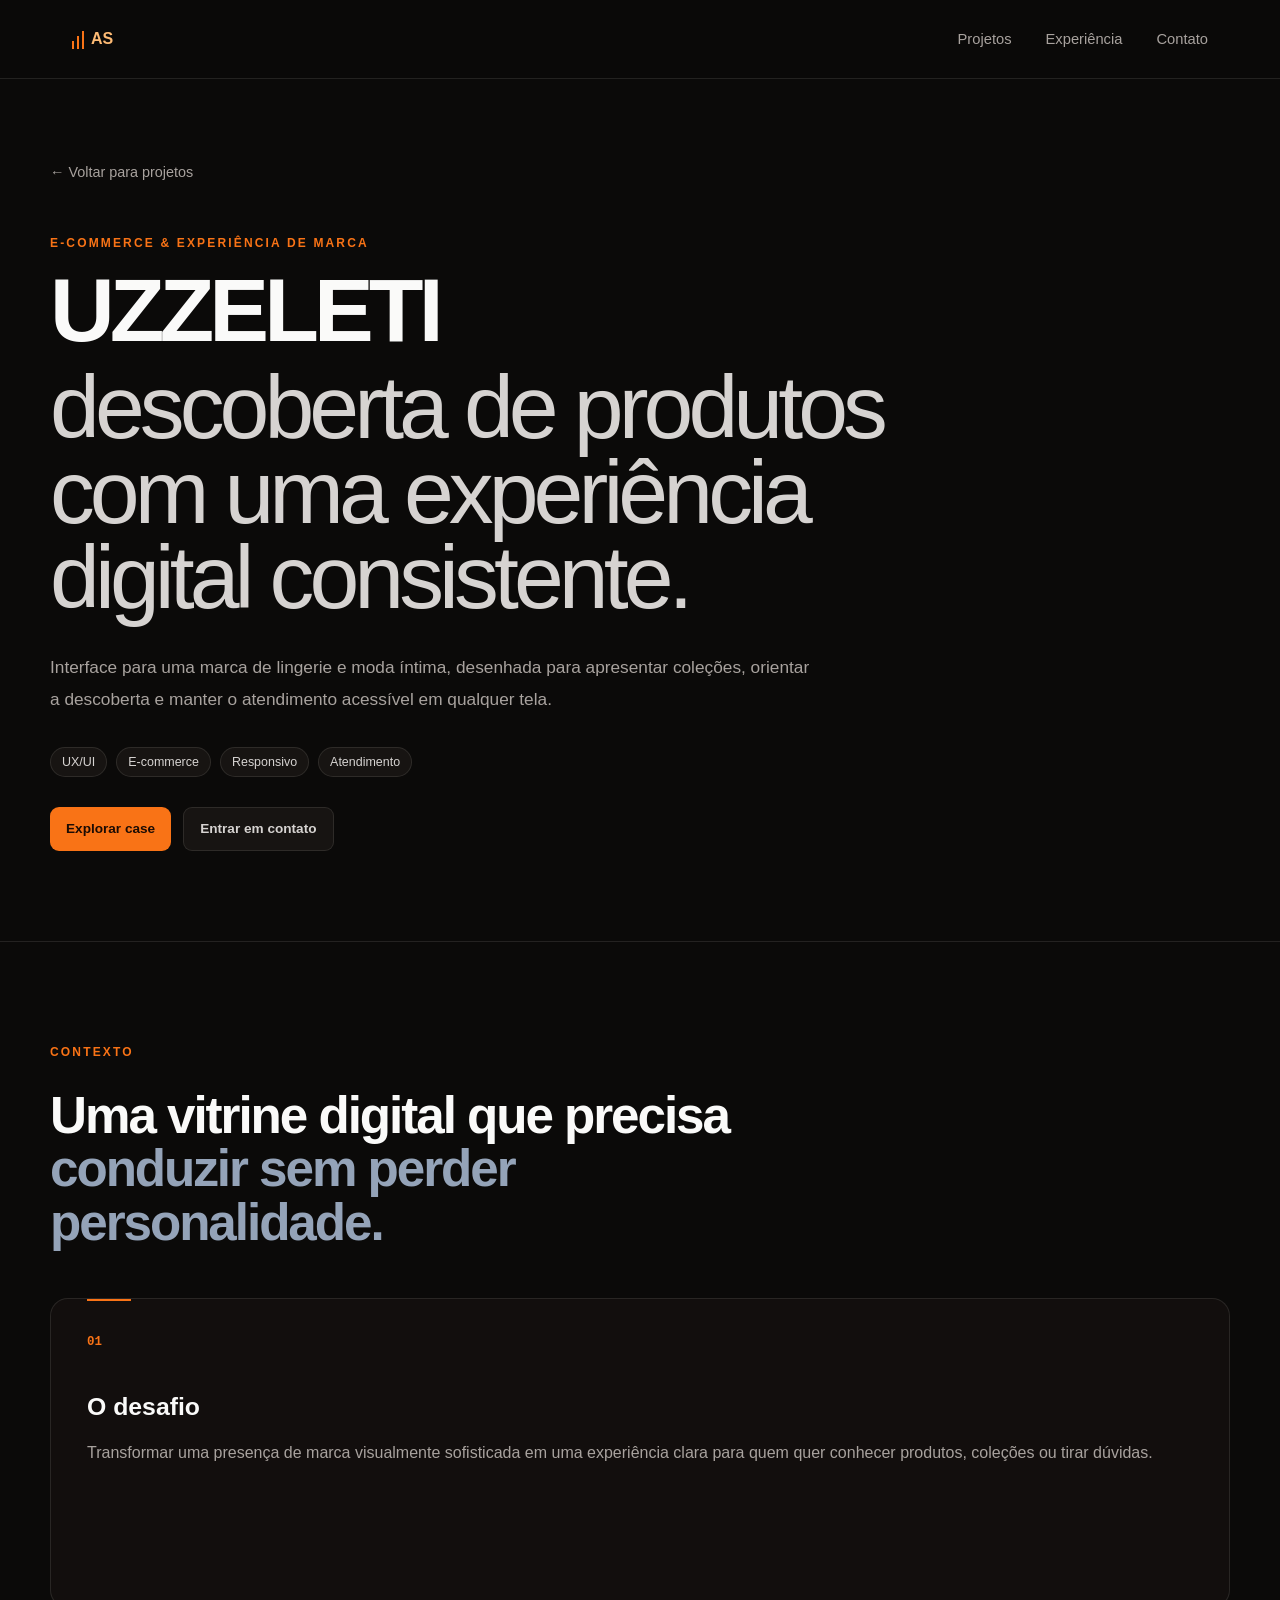
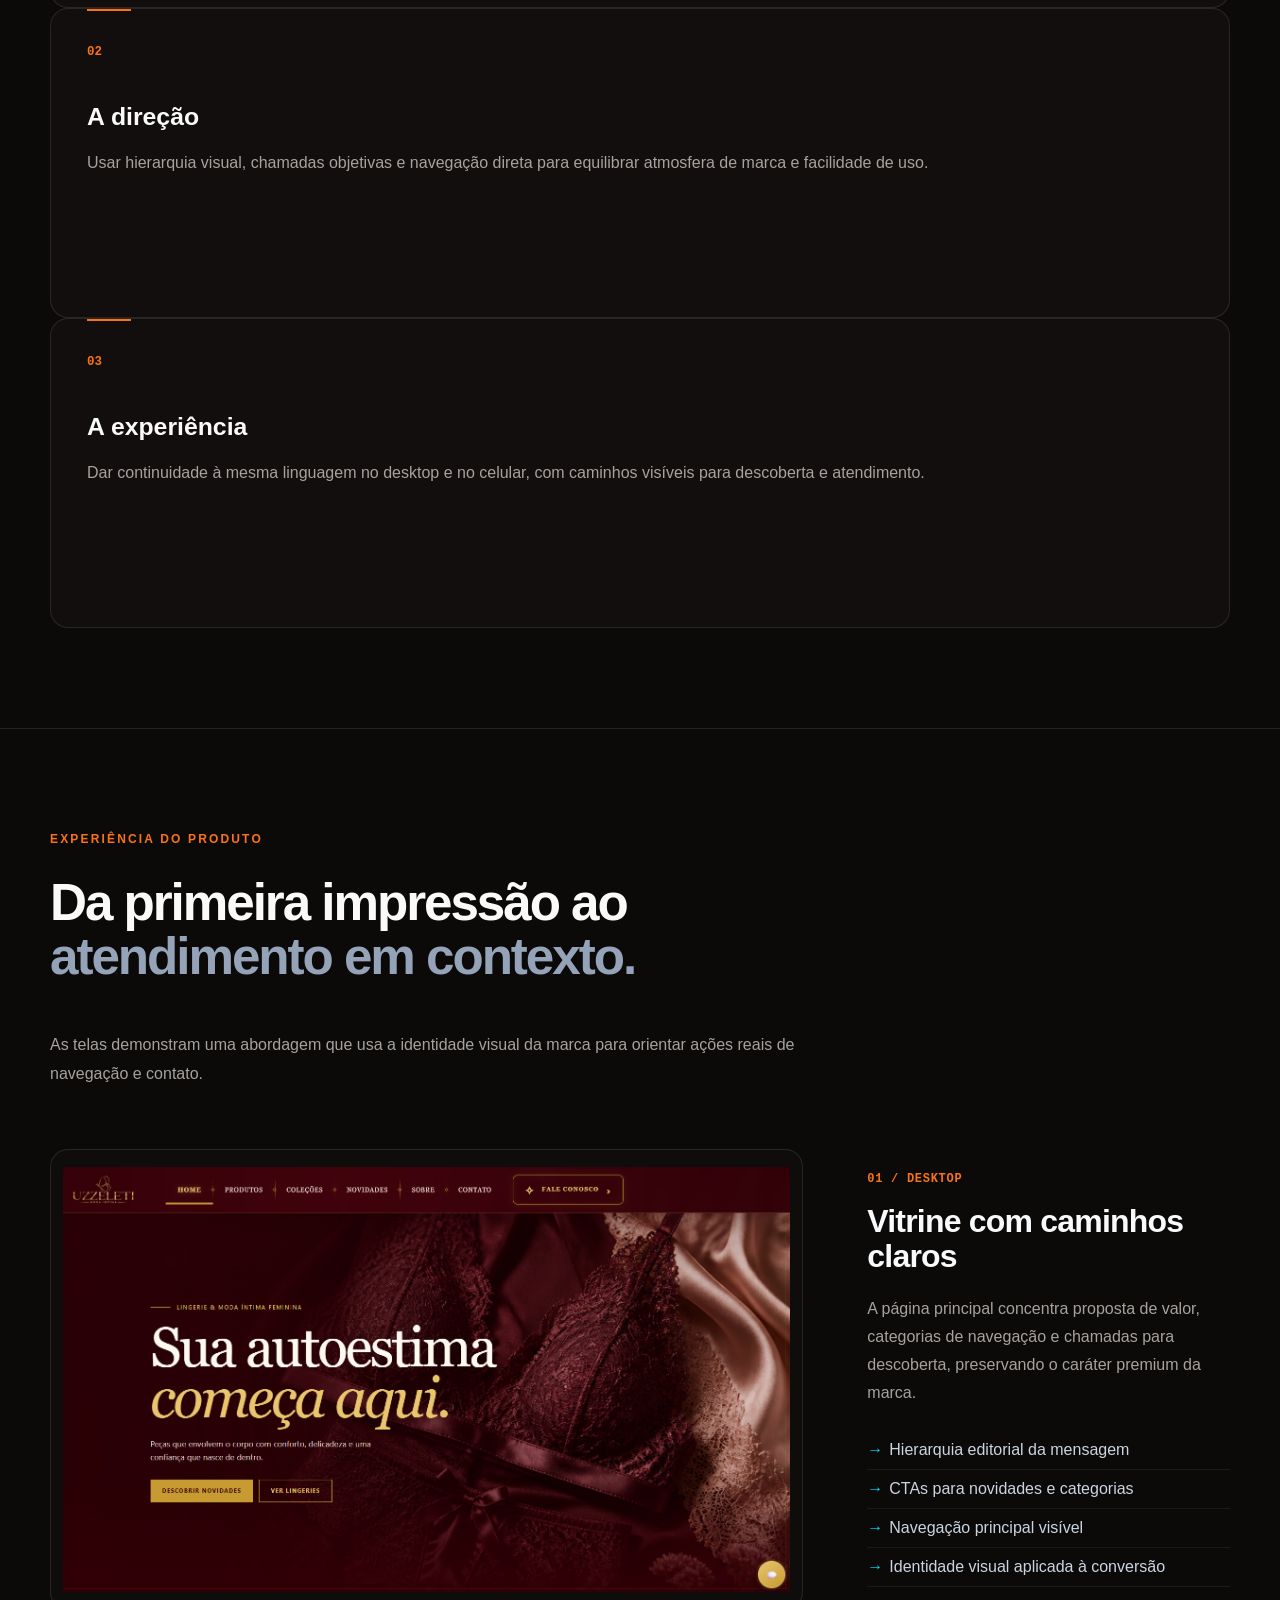
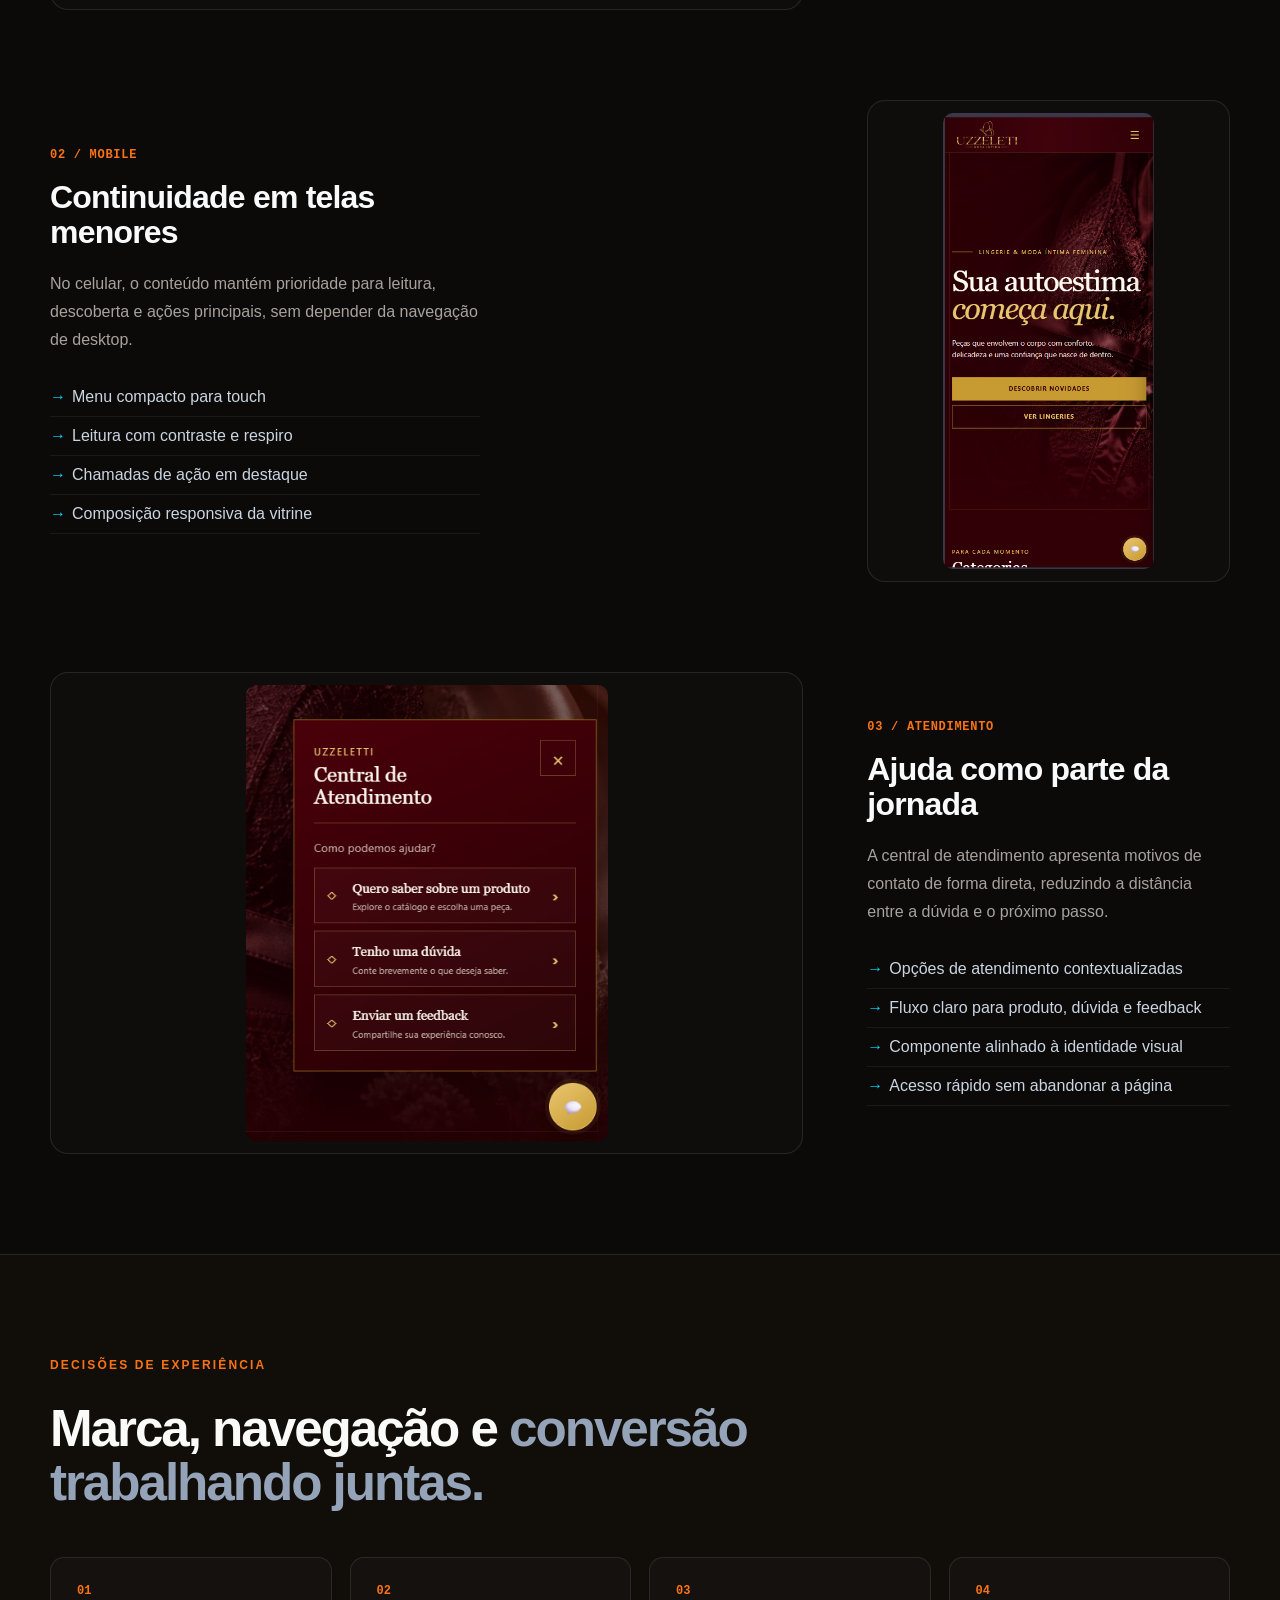
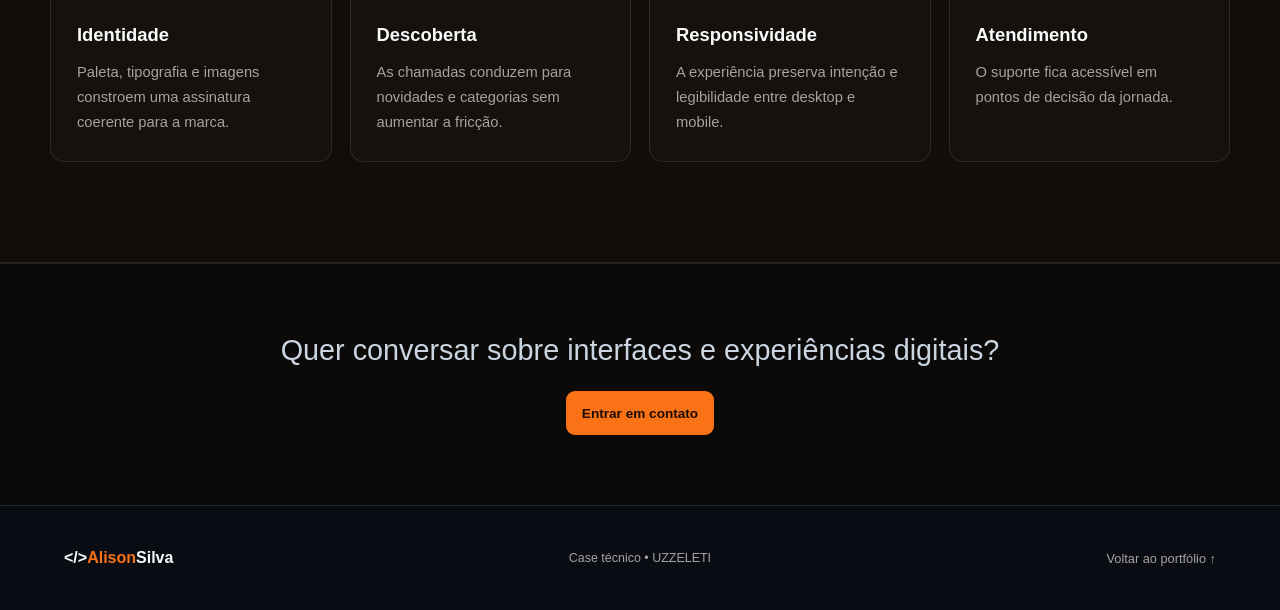
<file: uzzeleti.html>
<!DOCTYPE html>
<html lang="pt-BR">
<head>
    <meta charset="UTF-8">
    <meta name="viewport" content="width=device-width, initial-scale=1.0">
    <title>UZZELETI | Case de E-commerce e Experiência de Marca</title>
    <meta name="description" content="Case do UZZELETI: experiência digital responsiva para uma marca de lingerie e moda íntima, com navegação, descoberta e atendimento em foco.">
    <meta name="theme-color" content="#0b0a09">
    <meta property="og:title" content="UZZELETI | Case de E-commerce e Experiência de Marca">
    <meta property="og:description" content="Uma experiência digital pensada para descoberta de produtos, atendimento e navegação em desktop e mobile.">
    <meta property="og:type" content="article">
    <meta property="og:url" content="https://alison-silva-nascimento.github.io/Portifolio/uzzeleti.html">
    <link rel="stylesheet" href="css/style.css">
</head>
<body>
<header class="header"><nav class="navbar" aria-label="Navegação principal">
    <a href="index.html#inicio" class="logo case-monogram" aria-label="Alison Silva — início"><span class="case-monogram-bars" aria-hidden="true"><i></i><i></i><i></i></span><strong>AS</strong></a>
    <ul class="nav-links"><li><a href="index.html#projetos">Projetos</a></li><li><a href="index.html#experiencia">Experiência</a></li><li><a href="index.html#contato">Contato</a></li></ul>
</nav></header>
<main class="case-uzzeleti">
    <section class="case-hero"><div class="case-container">
        <a href="index.html#projetos" class="case-back">← Voltar para projetos</a>
        <span class="section-label">E-COMMERCE &amp; EXPERIÊNCIA DE MARCA</span>
        <h1>UZZELETI <span>descoberta de produtos com uma experiência digital consistente.</span></h1>
        <p class="case-hero-description">Interface para uma marca de lingerie e moda íntima, desenhada para apresentar coleções, orientar a descoberta e manter o atendimento acessível em qualquer tela.</p>
        <div class="project-stack case-stack"><span>UX/UI</span><span>E-commerce</span><span>Responsivo</span><span>Atendimento</span></div>
        <div class="case-hero-actions"><a href="#experiencia" class="project-btn primary">Explorar case</a><a href="index.html#contato" class="project-btn">Entrar em contato</a></div>
    </div></section>

    <section class="case-section case-overview"><div class="case-container">
        <span class="section-label">CONTEXTO</span><h2>Uma vitrine digital que precisa <span>conduzir sem perder personalidade.</span></h2>
        <div class="case-grid-3"><article class="case-card"><span class="case-number">01</span><h3>O desafio</h3><p>Transformar uma presença de marca visualmente sofisticada em uma experiência clara para quem quer conhecer produtos, coleções ou tirar dúvidas.</p></article><article class="case-card"><span class="case-number">02</span><h3>A direção</h3><p>Usar hierarquia visual, chamadas objetivas e navegação direta para equilibrar atmosfera de marca e facilidade de uso.</p></article><article class="case-card"><span class="case-number">03</span><h3>A experiência</h3><p>Dar continuidade à mesma linguagem no desktop e no celular, com caminhos visíveis para descoberta e atendimento.</p></article></div>
    </div></section>

    <section class="case-section case-features" id="experiencia"><div class="case-container">
        <span class="section-label">EXPERIÊNCIA DO PRODUTO</span><h2>Da primeira impressão ao <span>atendimento em contexto.</span></h2>
        <p class="case-section-intro">As telas demonstram uma abordagem que usa a identidade visual da marca para orientar ações reais de navegação e contato.</p>
        <div class="case-feature-list">
            <article class="case-feature"><div class="case-feature-image"><img src="assets/images/uzzeleti-desktop.png" alt="Página inicial desktop do UZZELETI" width="1537" height="899" decoding="async"></div><div class="case-feature-content"><span class="case-feature-number">01 / DESKTOP</span><h3>Vitrine com caminhos claros</h3><p>A página principal concentra proposta de valor, categorias de navegação e chamadas para descoberta, preservando o caráter premium da marca.</p><ul><li>Hierarquia editorial da mensagem</li><li>CTAs para novidades e categorias</li><li>Navegação principal visível</li><li>Identidade visual aplicada à conversão</li></ul></div></article>
            <article class="case-feature case-feature-reverse"><div class="case-feature-image case-feature-image-portrait"><img src="assets/images/uzzeleti-mobile.png" alt="Versão mobile responsiva do UZZELETI" width="384" height="831" loading="lazy" decoding="async"></div><div class="case-feature-content"><span class="case-feature-number">02 / MOBILE</span><h3>Continuidade em telas menores</h3><p>No celular, o conteúdo mantém prioridade para leitura, descoberta e ações principais, sem depender da navegação de desktop.</p><ul><li>Menu compacto para touch</li><li>Leitura com contraste e respiro</li><li>Chamadas de ação em destaque</li><li>Composição responsiva da vitrine</li></ul></div></article>
            <article class="case-feature"><div class="case-feature-image case-feature-image-portrait"><img src="assets/images/uzzeleti-support.png" alt="Central de atendimento do UZZELETI" width="442" height="557" loading="lazy" decoding="async"></div><div class="case-feature-content"><span class="case-feature-number">03 / ATENDIMENTO</span><h3>Ajuda como parte da jornada</h3><p>A central de atendimento apresenta motivos de contato de forma direta, reduzindo a distância entre a dúvida e o próximo passo.</p><ul><li>Opções de atendimento contextualizadas</li><li>Fluxo claro para produto, dúvida e feedback</li><li>Componente alinhado à identidade visual</li><li>Acesso rápido sem abandonar a página</li></ul></div></article>
        </div>
    </div></section>

    <section class="case-section case-security"><div class="case-container"><span class="section-label">DECISÕES DE EXPERIÊNCIA</span><h2>Marca, navegação e <span>conversão trabalhando juntas.</span></h2><div class="security-grid"><article class="security-card"><span>01</span><h3>Identidade</h3><p>Paleta, tipografia e imagens constroem uma assinatura coerente para a marca.</p></article><article class="security-card"><span>02</span><h3>Descoberta</h3><p>As chamadas conduzem para novidades e categorias sem aumentar a fricção.</p></article><article class="security-card"><span>03</span><h3>Responsividade</h3><p>A experiência preserva intenção e legibilidade entre desktop e mobile.</p></article><article class="security-card"><span>04</span><h3>Atendimento</h3><p>O suporte fica acessível em pontos de decisão da jornada.</p></article></div></div></section>
    <section class="case-cta"><div class="case-container"><p>Quer conversar sobre interfaces e experiências digitais?</p><a href="index.html#contato" class="project-btn primary">Entrar em contato</a></div></section>
</main>
<footer class="footer"><div class="footer-container"><a href="index.html#inicio" class="footer-logo">&lt;/&gt; <span>Alison</span> Silva</a><p>Case técnico • UZZELETI</p><a href="index.html#projetos" class="back-to-top">Voltar ao portfólio ↑</a></div></footer>
</body>
</html>
</file>
<file: css/home.css>
@import url('https://fonts.googleapis.com/css2?family=Outfit:wght@400;500;600;700;800&display=swap');
:root{--bg:#0b0a09;--alt:#11100f;--panel:#151311;--panel2:#1b1714;--text:#fafaf9;--muted:#a8a29e;--soft:#d6d3d1;--orange:#f97316;--orange2:#fdba74;--line:rgba(253,186,116,.14);--line2:rgba(253,186,116,.25)}*{box-sizing:border-box}html{scroll-behavior:smooth;scroll-padding-top:70px}body{margin:0;background:var(--bg);color:var(--text);font-family:Outfit,system-ui,sans-serif;line-height:1.55}a{color:inherit;text-decoration:none}button{font:inherit}.shell{width:min(1020px,calc(100% - 40px));margin:auto}.site-header{position:sticky;z-index:50;top:0;height:54px;border-bottom:1px solid var(--line);background:rgba(11,10,9,.9);backdrop-filter:blur(16px)}.nav{display:flex;height:54px;align-items:center;gap:28px}.brand{display:flex;align-items:end;gap:3px;margin-right:auto}.brand i{display:block;width:2px;background:var(--orange)}.brand i:nth-child(1){height:8px}.brand i:nth-child(2){height:13px}.brand i:nth-child(3){height:18px}.brand strong{margin-left:5px;color:var(--orange2);font-size:1.05rem}.nav-list{display:flex;gap:25px;margin:0;padding:0;list-style:none}.nav-list a{position:relative;color:var(--muted);font-size:.78rem}.nav-list a:hover,.nav-list a.active{color:var(--text)}.nav-list a::after{content:"";position:absolute;right:0;bottom:-16px;left:0;height:2px;transform:scaleX(0);background:var(--orange);transition:.2s}.nav-list a:hover::after,.nav-list a.active::after{transform:scaleX(1)}.nav-github{padding:7px 13px;border:1px solid var(--line);border-radius:999px;color:var(--soft);font-size:.72rem}.section{padding:92px 0}.alt,.impact{background:var(--alt)}.section-title{margin:0 auto 45px;text-align:center}.section-title>span{color:var(--orange);font-size:.73rem;font-weight:700;letter-spacing:.16em}.section-title h2{margin:8px 0 6px;font-size:clamp(2rem,4vw,2.65rem);line-height:1.05}.section-title p{max-width:610px;margin:12px auto 0;color:var(--muted)}
.hero{display:flex;min-height:calc(100vh - 54px);align-items:center;padding:70px 0;background:radial-gradient(circle at 18% 78%,rgba(249,115,22,.07),transparent 28%),radial-gradient(circle at 72% 38%,rgba(249,115,22,.06),transparent 26%)}.hero-grid{display:grid;grid-template-columns:1fr .95fr;gap:75px;align-items:center}.eyebrow{display:block;margin-bottom:20px;color:var(--orange);font-size:.69rem;font-weight:700;letter-spacing:.14em}.hero h1{margin:0;font-size:clamp(3rem,5.4vw,4.8rem);line-height:.98;letter-spacing:-.045em}.hero h1 span{display:block;min-height:1em;background:linear-gradient(90deg,var(--orange2),var(--orange));-webkit-background-clip:text;background-clip:text;color:transparent}.hero-copy>p{max-width:535px;margin:22px 0 16px;color:var(--muted);font-size:1rem}.hero-facts{display:grid;gap:6px;margin:0 0 18px;padding:0;list-style:none;color:var(--soft);font-size:.82rem}.hero-facts li::before{content:"✓";margin-right:9px;color:var(--orange)}.chips{display:flex;flex-wrap:wrap;gap:8px}.chips span{padding:6px 10px;border:1px solid var(--line);border-radius:999px;background:rgba(249,115,22,.025);color:var(--soft);font-size:.7rem}.hero-actions{display:flex;gap:12px;margin-top:25px}.button{display:inline-flex;min-height:42px;align-items:center;justify-content:center;padding:0 18px;border:1px solid var(--line);border-radius:9px;font-size:.78rem;font-weight:600}.button.primary{border-color:var(--orange);background:linear-gradient(135deg,var(--orange),#ea580c);color:#1d0d04;box-shadow:0 10px 30px rgba(249,115,22,.15)}.button.secondary{background:var(--panel);color:var(--soft)}.button.wide{width:100%;margin-top:10px}.hero-carousel{position:relative}.carousel-stack{position:relative;height:335px;perspective:1000px}.showcase-card{position:absolute;inset:30px 0 15px 40px;display:block;overflow:hidden;border:1px solid var(--line2);border-radius:15px;background:#0f0d0c;box-shadow:0 25px 60px rgba(0,0,0,.48);opacity:0;transform:translateX(35px) scale(.92);pointer-events:none;transition:.45s}.showcase-card.active{z-index:3;opacity:1;transform:none;pointer-events:auto}.showcase-card:nth-child(2):not(.active){z-index:2;opacity:.35;transform:translateX(-25px) scale(.88)}.showcase-card:nth-child(3):not(.active){z-index:1;opacity:.18;transform:translateX(65px) scale(.84)}.window-bar{display:flex;height:31px;align-items:center;gap:6px;padding:0 10px;border-bottom:1px solid var(--line);background:#151311}.window-bar i{width:8px;height:8px;border-radius:50%;background:#fb7185}.window-bar i:nth-child(2){background:#fbbf24}.window-bar i:nth-child(3){background:#34d399}.window-bar small{margin:auto;color:#57534e;font-size:.64rem}.showcase-card img{width:100%;height:calc(100% - 31px);object-fit:cover;object-position:top}.showcase-caption{position:absolute;right:0;bottom:0;left:0;display:flex;align-items:center;gap:10px;padding:35px 15px 13px;background:linear-gradient(transparent,rgba(11,10,9,.97))}.showcase-caption b{padding:4px 7px;border-radius:5px;background:rgba(249,115,22,.16);color:var(--orange2);font-size:.62rem}.showcase-caption strong{overflow:hidden;white-space:nowrap;text-overflow:ellipsis;font-size:.79rem}.showcase-caption em{margin-left:auto;color:var(--orange2);font-size:.68rem;font-style:normal}.code-showcase{display:flex;align-items:center;padding:65px 28px 50px;background:linear-gradient(rgba(249,115,22,.035) 1px,transparent 1px),linear-gradient(90deg,rgba(249,115,22,.035) 1px,transparent 1px),#100d0c;background-size:28px 28px}.code-showcase .window-bar{position:absolute;top:0;right:0;left:0}.code-showcase code{color:var(--soft);font-size:.78rem;line-height:2}.code-showcase code b{color:var(--orange)}.carousel-controls{display:flex;align-items:center;justify-content:center;gap:13px;margin-top:10px}.carousel-controls button{border:0;color:var(--muted);background:transparent;cursor:pointer}.carousel-prev,.carousel-next{width:35px;height:35px;border:1px solid var(--line)!important;border-radius:50%;font-size:1.2rem}.carousel-dots{display:flex;gap:7px}.carousel-dots button{width:7px;height:7px;padding:0;border-radius:10px;background:#57534e}.carousel-dots button.active{width:24px;background:var(--orange)}
.about-grid{display:grid;grid-template-columns:.75fr 1.25fr;gap:70px;align-items:center}.profile-terminal{overflow:hidden;border:1px solid var(--line2);border-radius:14px;background:#0d0c0b;box-shadow:0 25px 60px rgba(0,0,0,.3)}.terminal-top{display:flex;height:38px;align-items:center;gap:6px;padding:0 12px;border-bottom:1px solid var(--line);background:var(--panel)}.terminal-top i{width:8px;height:8px;border-radius:50%;background:var(--orange)}.terminal-top i:nth-child(2){opacity:.65}.terminal-top i:nth-child(3){opacity:.35}.terminal-top small{margin:auto;color:var(--muted)}.profile-terminal pre{margin:0;padding:28px;color:var(--soft);font:500 .85rem/1.8 monospace;white-space:pre-wrap}.profile-terminal pre span{color:var(--orange)}.about-copy h3{margin:0 0 20px;font-size:1.8rem}.about-copy p{color:var(--muted)}.about-copy .button{margin-top:14px}.subheading{margin:0 0 22px;font-size:1.05rem}.impact-grid{display:grid;grid-template-columns:repeat(3,1fr);gap:16px}.impact-card,.service-card,.education-card,.timeline-card{padding:25px;border:1px solid var(--line);border-radius:14px;background:var(--panel)}.impact-card i,.service-card i{display:grid;width:34px;height:34px;place-items:center;margin-bottom:20px;border-radius:8px;background:rgba(249,115,22,.1);color:var(--orange2);font-size:.74rem;font-style:normal}.impact-card h3,.service-card h3{margin:0 0 4px;font-size:1.05rem}.impact-card>b,.project-card b,.timeline-card>b{color:var(--orange);font-size:.65rem;letter-spacing:.1em}.impact-card p,.service-card p,.education-card p,.timeline-card p{color:var(--muted);font-size:.82rem}.results-title{margin-top:50px}.results-grid{display:grid;grid-template-columns:repeat(3,1fr);gap:16px}.results-grid article{padding:22px;border-top:1px solid var(--line)}.results-grid i{color:var(--orange);font-style:normal}.results-grid h3{font-size:1rem}.results-grid p{color:var(--muted);font-size:.8rem}.services-grid{display:grid;grid-template-columns:repeat(4,1fr);gap:14px}.service-card{display:flex;min-height:315px;flex-direction:column}.service-card a{margin-top:auto;padding-top:14px;border-top:1px solid var(--line);color:var(--orange2);font-size:.76rem}.education-grid{display:grid;grid-template-columns:repeat(2,1fr);gap:18px}.education-card>span,.timeline-card>span{color:var(--orange);font-size:.67rem;font-weight:700;letter-spacing:.12em}.education-card h3{margin:14px 0 4px}.education-card small{color:var(--muted)}.projects-grid{display:grid;grid-template-columns:repeat(2,1fr);gap:22px}.project-card{overflow:hidden;border:1px solid var(--line);border-radius:14px;background:var(--panel)}.project-card>a:first-child{display:block;overflow:hidden;aspect-ratio:16/9}.project-card img{width:100%;height:100%;object-fit:cover;object-position:top;transition:.35s}.project-card:hover img{transform:scale(1.025)}.project-card>div{padding:23px}.project-card h3{margin:5px 0;font-size:1.35rem}.project-card p{color:var(--muted);font-size:.82rem}.project-card .button{margin-top:20px}.timeline{position:relative;display:grid;grid-template-columns:1fr 1fr;gap:26px 80px}.timeline::before{content:"";position:absolute;top:0;bottom:0;left:50%;width:1px;background:var(--line2)}.timeline-card{position:relative}.timeline-card::after{content:"";position:absolute;top:28px;width:11px;height:11px;border:3px solid var(--alt);border-radius:50%;background:var(--orange);box-shadow:0 0 18px rgba(249,115,22,.45)}.timeline-card:nth-child(odd){grid-column:1}.timeline-card:nth-child(even){grid-column:2}.timeline-card:nth-child(odd)::after{right:-47px}.timeline-card:nth-child(even)::after{left:-47px}.contact-grid{display:grid;grid-template-columns:1fr 1fr;gap:65px;align-items:center}.contact-copy h3,.contact-panel h3{font-size:1.65rem}.contact-copy p,.contact-panel p{color:var(--muted)}dl{margin:25px 0}dt{margin-top:14px;color:var(--orange);font-size:.65rem;letter-spacing:.12em}dd{margin:3px 0;color:var(--soft);font-size:.85rem}.contact-social{display:flex;gap:10px}.contact-social a{padding:8px 12px;border:1px solid var(--line);border-radius:8px;color:var(--soft);font-size:.75rem}.contact-panel{padding:30px;border:1px solid var(--line2);border-radius:15px;background:var(--panel)}.contact-panel>span{color:var(--orange);font-size:.65rem;font-weight:700;letter-spacing:.12em}footer{padding:27px 0;border-top:1px solid var(--line);background:var(--alt)}.footer-inner{display:flex;align-items:center;justify-content:space-between;color:var(--muted);font-size:.72rem}.footer-inner>div{display:flex;gap:8px}.footer-inner>div a{display:grid;width:30px;height:30px;place-items:center;border:1px solid var(--line);border-radius:50%}.reveal{opacity:0;transform:translateY(18px);transition:opacity .55s,transform .55s}.reveal.visible{opacity:1;transform:none}
@media(max-width:900px){.nav-list{max-width:65vw;gap:18px;overflow:auto}.nav-github{display:none}.hero{min-height:auto}.hero-grid,.about-grid,.contact-grid{grid-template-columns:1fr}.hero-carousel{width:min(620px,100%)}.impact-grid,.results-grid{grid-template-columns:1fr 1fr}.services-grid{grid-template-columns:1fr 1fr}.hero-grid{gap:45px}.carousel-stack{height:390px}}
@media(max-width:600px){.shell{width:min(100% - 32px,1020px)}.site-header,.nav{height:58px}.nav-list li:not(:first-child):not(:nth-child(6)){display:none}.nav-list{max-width:none;margin-left:auto}.nav-list a::after{bottom:-18px}.section{padding:72px 0}.hero{padding-top:52px}.hero h1{font-size:clamp(2.7rem,12.7vw,4rem)}.hero-grid{gap:35px}.hero-actions .button{flex:1}.carousel-stack{height:270px}.showcase-card{inset:18px 0 10px 18px}.showcase-caption{padding:30px 10px 10px}.showcase-caption em{display:none}.impact-grid,.results-grid,.services-grid,.education-grid,.projects-grid{grid-template-columns:1fr}.service-card{min-height:0}.timeline{grid-template-columns:1fr;padding-left:20px}.timeline::before{left:4px}.timeline-card:nth-child(n){grid-column:1}.timeline-card:nth-child(n)::after{right:auto;left:-28px}.contact-grid{gap:30px}.footer-inner{flex-direction:column;gap:16px;text-align:center}}
@media(prefers-reduced-motion:reduce){html{scroll-behavior:auto}.reveal{opacity:1;transform:none;transition:none}.showcase-card{transition:none}}
.project-card img{object-fit:contain;object-position:center;background:#0f0d1f}
@media (min-width:601px) and (max-width:900px){.nav-list{scrollbar-width:none}.nav-list::-webkit-scrollbar{display:none}}
.project-card-featured{grid-column:1 / -1;display:grid;grid-template-columns:minmax(0,1.15fr) minmax(300px,.85fr);align-items:stretch}.project-card-featured>a:first-child{aspect-ratio:auto;min-height:360px}.project-card-featured>div{display:flex;flex-direction:column;justify-content:center}.project-card-featured img{object-fit:contain;background:#0b0a09}@media(max-width:600px){.project-card-featured{display:block}.project-card-featured>a:first-child{min-height:0;aspect-ratio:16/10}}
.projects-grid{grid-template-columns:repeat(3,minmax(0,1fr))}.project-card-featured{display:block;grid-column:auto}.project-card-featured>a:first-child{min-height:0;aspect-ratio:16/9}.project-card-featured>div{display:block}.project-card-featured img{object-fit:cover}.project-card h3{font-size:1.18rem}@media(max-width:900px){.projects-grid{grid-template-columns:repeat(2,minmax(0,1fr))}}@media(max-width:600px){.projects-grid{grid-template-columns:1fr}}
.showcase-card img.infraos-overview-image,.project-card img.infraos-overview-image,.showcase-card img.jnflow-overview-image{object-fit:contain;object-position:center;background:#061014}
.hero-copy>.hero-role{margin:18px 0 8px;font-size:clamp(1.5rem,2.8vw,2.25rem);font-weight:700;line-height:1.08;letter-spacing:-.035em}.hero-role span{display:block;background:linear-gradient(90deg,var(--orange2),var(--orange));-webkit-background-clip:text;background-clip:text;color:transparent}
.showcase-card img.uzzeleti-overview-image{object-fit:contain;object-position:center;background:#300006}@media(min-width:901px){.projects-grid{grid-template-columns:repeat(2,minmax(0,1fr))}}
.mobile-menu-toggle{display:none}
/* Auditoria mobile: densidade, legibilidade e alvos de toque sem alterar o desktop. */
@media(max-width:600px){
html,body{overflow-x:hidden}.site-header,.nav{height:56px}.site-header{position:relative;z-index:20}.nav{position:relative;gap:12px}.mobile-menu-toggle{display:grid;place-content:center;gap:5px;width:42px;height:42px;padding:0;border:1px solid var(--line);border-radius:8px;background:var(--panel);cursor:pointer}.mobile-menu-toggle i{display:block;width:17px;height:2px;border-radius:2px;background:var(--orange2)}.nav-list{position:absolute;z-index:21;top:calc(100% + 8px);right:0;left:0;display:none;flex-direction:column;gap:0;max-width:none;margin:0;padding:8px;overflow:visible;border:1px solid var(--line2);border-radius:10px;background:rgba(11,10,9,.98);box-shadow:0 18px 36px rgba(0,0,0,.32)}.nav-list.mobile-open{display:flex}.nav-list li:not(:first-child):not(:nth-child(6)){display:block}.nav-list a{display:block;padding:11px 12px;font-size:.85rem}.nav-list a::after{display:none}.nav-github{display:none}.section{padding:64px 0}.section-title{margin-bottom:32px}.hero{padding:40px 0 56px}.hero-grid{gap:28px}.eyebrow{margin-bottom:14px;font-size:.65rem;letter-spacing:.12em}.hero h1{font-size:clamp(2.55rem,11vw,3.35rem);line-height:1}.hero-copy>.hero-role{margin:14px 0 8px;font-size:clamp(1.35rem,6.5vw,1.75rem)}.hero-copy>p{margin:18px 0 14px;font-size:.95rem;line-height:1.6}.hero-facts{gap:8px;margin-bottom:16px;font-size:.86rem}.chips{gap:7px}.chips span{padding:7px 10px;font-size:.74rem;line-height:1.2}.hero-actions{gap:10px;margin-top:20px}.button{min-height:46px;padding:0 14px;font-size:.82rem}.carousel-stack{height:250px}.showcase-card{inset:14px 0 8px}.showcase-caption{gap:8px;padding:28px 11px 11px}.showcase-caption strong{font-size:.76rem}.carousel-controls{margin-top:8px}.impact-card,.service-card,.education-card,.timeline-card{padding:20px}.project-card>div{padding:20px}.project-card p,.impact-card p,.service-card p,.education-card p,.timeline-card p{font-size:.88rem}.contact-panel{padding:22px}
}
.project-groups{display:grid;gap:58px}.project-group{display:grid;gap:22px}.project-group-heading{display:flex;align-items:flex-start;gap:14px;padding-bottom:18px;border-bottom:1px solid var(--line)}.project-group-heading>span{display:grid;width:30px;height:30px;place-items:center;border:1px solid var(--line2);border-radius:50%;color:var(--orange);font-size:.7rem;font-weight:700}.project-group-heading h3{margin:0;font-size:1.38rem}.project-group-heading p{margin:3px 0 0;color:var(--muted);font-size:.85rem}.showcase-card img.bellmont-landing-image,.project-card img.bellmont-landing-image{object-fit:cover;object-position:center;background:#111}@media(max-width:600px){.project-groups{gap:44px}.project-group-heading h3{font-size:1.22rem}}
</file>
<file: css/style.css>
* {
    margin: 0;
    padding: 0;
    box-sizing: border-box;
}

html {
    scroll-behavior: smooth;
}

body {
    font-family: Arial, Helvetica, sans-serif;
    background: #07111f;
    color: #f8fafc;
}

a {
    text-decoration: none;
    color: inherit;
}

ul {
    list-style: none;
}


/* =========================
   NAVBAR
========================= */

.header {
    width: 100%;
    position: fixed;
    top: 0;
    left: 0;
    z-index: 1000;

    background: rgba(7, 17, 31, 0.85);
    backdrop-filter: blur(14px);

    border-bottom: 1px solid rgba(148, 163, 184, 0.12);
}

.navbar {
    max-width: 1200px;
    height: 78px;
    margin: 0 auto;
    padding: 0 32px;

    display: flex;
    align-items: center;
    justify-content: space-between;
}


/* Logo */

.logo {
    font-size: 1.35rem;
    font-weight: 700;
    letter-spacing: -0.5px;
    color: #f8fafc;
}

.logo span {
    color: #22d3ee;
}


/* Links */

.nav-links {
    display: flex;
    align-items: center;
    gap: 34px;
}

.nav-links a {
    position: relative;

    font-size: 0.92rem;
    font-weight: 500;

    color: #94a3b8;

    transition: color 0.25s ease;
}

.nav-links a:hover,
.nav-links a.active {
    color: #f8fafc;
}


/* Linha animada */

.nav-links a::after {
    content: "";

    position: absolute;
    left: 0;
    bottom: -8px;

    width: 0;
    height: 2px;

    background: linear-gradient(
        90deg,
        #22d3ee,
        #3b82f6
    );

    transition: width 0.25s ease;
}

.nav-links a:hover::after,
.nav-links a.active::after {
    width: 100%;
}

/* =========================
   HERO
========================= */

.hero {
    min-height: 100vh;
    padding: 140px 32px 80px;

    display: flex;
    align-items: center;

    background:
        radial-gradient(circle at 20% 20%, rgba(34, 211, 238, 0.08), transparent 30%),
        radial-gradient(circle at 80% 30%, rgba(59, 130, 246, 0.08), transparent 30%),
        #07111f;
}

.hero-content {
    width: 100%;
    max-width: 1200px;
    margin: 0 auto;

    display: grid;
    grid-template-columns: 1.15fr 0.85fr;
    gap: 70px;
    align-items: center;
}

.hero-text {
    max-width: 720px;
}

.hero-label {
    display: inline-block;
    margin-bottom: 24px;

    font-size: 0.78rem;
    font-weight: 700;
    letter-spacing: 2px;

    color: #22d3ee;
}

.hero h1 {
    font-size: clamp(3rem, 6vw, 5.8rem);
    line-height: 0.98;
    letter-spacing: -3px;

    color: #f8fafc;
}

.hero h1 span {
    display: block;

    background: linear-gradient(
        90deg,
        #22d3ee,
        #3b82f6
    );

    -webkit-background-clip: text;
    -webkit-text-fill-color: transparent;
}

.hero-description {
    max-width: 650px;
    margin-top: 28px;

    font-size: 1.08rem;
    line-height: 1.8;

    color: #94a3b8;
}

.hero-tech {
    display: flex;
    flex-wrap: wrap;
    gap: 12px;

    margin-top: 30px;
}

.hero-tech span {
    padding: 9px 14px;

    border: 1px solid rgba(148, 163, 184, 0.16);
    border-radius: 999px;

    background: rgba(15, 23, 42, 0.7);

    font-size: 0.85rem;
    font-weight: 500;

    color: #cbd5e1;
}

.hero-buttons {
    display: flex;
    gap: 14px;

    margin-top: 34px;
}

.btn {
    padding: 13px 22px;

    border-radius: 10px;

    font-size: 0.92rem;
    font-weight: 600;

    transition:
        transform 0.2s ease,
        border-color 0.2s ease,
        background 0.2s ease;
}

.btn:hover {
    transform: translateY(-2px);
}

.btn-primary {
    background: linear-gradient(
        90deg,
        #0891b2,
        #2563eb
    );

    color: #ffffff;
}

.btn-secondary {
    border: 1px solid rgba(148, 163, 184, 0.22);

    background: rgba(15, 23, 42, 0.7);

    color: #e2e8f0;
}

.btn-secondary:hover {
    border-color: rgba(34, 211, 238, 0.45);
}


/* =========================
   CODE CARD
========================= */

.hero-visual {
    display: flex;
    justify-content: center;
}

.code-card {
    width: 100%;
    max-width: 470px;

    overflow: hidden;

    border: 1px solid rgba(148, 163, 184, 0.14);
    border-radius: 18px;

    background: rgba(10, 18, 32, 0.88);

    box-shadow:
        0 30px 80px rgba(0, 0, 0, 0.35),
        0 0 80px rgba(34, 211, 238, 0.05);
}

.code-card-header {
    height: 48px;
    padding: 0 18px;

    display: flex;
    align-items: center;
    gap: 8px;

    border-bottom: 1px solid rgba(148, 163, 184, 0.1);
}

.code-card-header span {
    width: 10px;
    height: 10px;

    border-radius: 50%;

    background: #334155;
}

.code-card-header span:nth-child(1) {
    background: #fb7185;
}

.code-card-header span:nth-child(2) {
    background: #facc15;
}

.code-card-header span:nth-child(3) {
    background: #4ade80;
}

.code-content {
    padding: 28px;

    font-family:
        "Courier New",
        Courier,
        monospace;

    font-size: 0.93rem;
    line-height: 1.85;

    color: #cbd5e1;
}

.indent {
    padding-left: 24px;
}

.indent-2 {
    padding-left: 48px;
}

.code-purple {
    color: #c084fc;
}

.code-blue {
    color: #60a5fa;
}

.code-green {
    color: #4ade80;
}


/* =========================
   RESPONSIVIDADE DO HERO
========================= */

@media (max-width: 900px) {
    .hero {
        padding-top: 120px;
    }

    .hero-content {
        grid-template-columns: 1fr;
        gap: 55px;
    }

    .hero-text {
        max-width: 100%;
    }

    .hero h1 {
        letter-spacing: -2px;
    }

    .hero-visual {
        justify-content: flex-start;
    }

    .code-card {
        max-width: 560px;
    }
}

@media (max-width: 650px) {
    .hero {
        padding:
            110px
            20px
            60px;
    }

    .hero h1 {
        font-size: 3rem;
        line-height: 1.02;
    }

    .hero-description {
        font-size: 1rem;
    }

    .hero-buttons {
        flex-direction: column;
    }

    .btn {
        text-align: center;
    }

    .code-content {
        padding: 22px 18px;

        font-size: 0.82rem;

        overflow-x: auto;
    }
}
/* ========================================
   SOBRE MIM
======================================== */

.about {
    padding: 110px 0;
    border-top: 1px solid rgba(148, 163, 184, 0.12);
}

.about-container {
    width: min(1200px, 90%);
    margin: 0 auto;
}

.section-heading {
    max-width: 700px;
    margin-bottom: 60px;
}

.section-label {
    display: inline-block;
    margin-bottom: 14px;

    color: #00d4ff;
    font-size: 0.75rem;
    font-weight: 700;
    letter-spacing: 0.18em;
}

.section-heading h2 {
    margin: 0;

    color: #f8fafc;
    font-size: clamp(2rem, 4vw, 3.5rem);
    line-height: 1.1;
    letter-spacing: -0.04em;
}

.about-grid {
    display: grid;
    grid-template-columns: 0.9fr 1.1fr;
    gap: 80px;
    align-items: start;
}

/* Texto */

.about-text {
    color: #94a3b8;
    font-size: 1.05rem;
    line-height: 1.8;
}

.about-text p {
    margin: 0 0 24px;
}

.about-text p:first-child {
    color: #cbd5e1;
    font-size: 1.15rem;
}

/* Cards */

.about-highlights {
    display: grid;
    grid-template-columns: repeat(2, 1fr);
    gap: 18px;
}

.highlight-card {
    min-height: 190px;
    padding: 26px;

    background: rgba(15, 23, 42, 0.65);
    border: 1px solid rgba(148, 163, 184, 0.16);
    border-radius: 16px;

    transition:
        transform 0.25s ease,
        border-color 0.25s ease,
        background 0.25s ease;
}

.highlight-card:hover {
    transform: translateY(-5px);
    border-color: rgba(0, 212, 255, 0.45);
    background: rgba(15, 23, 42, 0.95);
}

.highlight-card > span {
    display: block;
    margin-bottom: 24px;

    color: #00d4ff;
    font-family: monospace;
    font-size: 0.8rem;
    font-weight: 700;
}

.highlight-card h3 {
    margin: 0 0 12px;

    color: #f8fafc;
    font-size: 1.15rem;
}

.highlight-card p {
    margin: 0;

    color: #94a3b8;
    font-size: 0.9rem;
    line-height: 1.65;
}

/* Responsividade */

@media (max-width: 900px) {
    .about-grid {
        grid-template-columns: 1fr;
        gap: 45px;
    }
}

@media (max-width: 600px) {
    .about {
        padding: 80px 0;
    }

    .about-highlights {
        grid-template-columns: 1fr;
    }

    .section-heading {
        margin-bottom: 40px;
    }
}
/* ========================================
   PROJETOS
======================================== */

.projects {
    padding: 110px 0;
    border-top: 1px solid rgba(148, 163, 184, 0.12);
}

.projects-container {
    width: min(1200px, 90%);
    margin: 0 auto;
}

.projects-grid {
    display: flex;
    flex-direction: column;
    gap: 28px;
}

.project-card {
    display: grid;
    grid-template-columns: 0.95fr 1.05fr;
    gap: 40px;

    padding: 30px;

    border: 1px solid rgba(148, 163, 184, 0.14);
    border-radius: 18px;

    background: rgba(15, 23, 42, 0.6);

    transition:
        transform 0.25s ease,
        border-color 0.25s ease,
        background 0.25s ease;
}

.project-card:hover {
    transform: translateY(-5px);

    border-color: rgba(0, 212, 255, 0.35);

    background: rgba(15, 23, 42, 0.9);
}

.project-featured {
    border-color: rgba(0, 212, 255, 0.22);
}

.project-content {
    display: flex;
    flex-direction: column;
    justify-content: center;
}

.project-number {
    margin-bottom: 18px;

    color: #00d4ff;

    font-family: monospace;
    font-size: 0.8rem;
    font-weight: 700;
}

.project-content h3 {
    margin: 0 0 16px;

    color: #f8fafc;

    font-size: 2rem;
    letter-spacing: -0.03em;
}

.project-content p {
    margin: 0;

    max-width: 560px;

    color: #94a3b8;

    font-size: 0.98rem;
    line-height: 1.7;
}

.project-stack {
    display: flex;
    flex-wrap: wrap;
    gap: 9px;

    margin-top: 24px;
}

.project-stack span {
    padding: 7px 11px;

    border: 1px solid rgba(148, 163, 184, 0.16);
    border-radius: 999px;

    background: rgba(7, 17, 31, 0.7);

    color: #cbd5e1;

    font-size: 0.78rem;
    font-weight: 500;
}

.project-links {
    display: flex;
    gap: 12px;

    margin-top: 28px;
}

.project-btn {
    padding: 10px 16px;

    border: 1px solid rgba(148, 163, 184, 0.18);
    border-radius: 9px;

    color: #e2e8f0;

    font-size: 0.85rem;
    font-weight: 600;

    transition:
        transform 0.2s ease,
        border-color 0.2s ease,
        background 0.2s ease;
}

.project-btn:hover {
    transform: translateY(-2px);

    border-color: rgba(0, 212, 255, 0.45);
}

.project-btn.primary {
    border: none;

    background: linear-gradient(
        90deg,
        #06b6d4,
        #4f46e5
    );

    color: #ffffff;
}


/* Preview */

.project-preview {
    min-height: 300px;

    display: flex;
    align-items: center;
    justify-content: center;

    overflow: hidden;

    border: 1px solid rgba(148, 163, 184, 0.12);
    border-radius: 14px;

    background:
        radial-gradient(
            circle at 50% 20%,
            rgba(0, 212, 255, 0.08),
            transparent 40%
        ),
        #091423;
}

.project-placeholder {
    color: rgba(148, 163, 184, 0.35);

    font-family: monospace;
    font-size: 1rem;
    letter-spacing: 0.08em;
}


/* Alterna posição visual */

.project-card:nth-child(even) .project-content {
    order: 2;
}

.project-card:nth-child(even) .project-preview {
    order: 1;
}


/* Responsividade */

@media (max-width: 900px) {
    .project-card {
        grid-template-columns: 1fr;
    }

    .project-card:nth-child(even) .project-content,
    .project-card:nth-child(even) .project-preview {
        order: initial;
    }

    .project-preview {
        min-height: 240px;
    }
}

@media (max-width: 600px) {
    .projects {
        padding: 80px 0;
    }

    .project-card {
        padding: 22px;
    }

    .project-content h3 {
        font-size: 1.6rem;
    }
}
.project-image {
    width: 100%;
    height: 100%;
    min-height: 300px;

    object-fit: cover;
    object-position: top;

    display: block;

    transition: transform 0.4s ease;
}

.project-card:hover .project-image {
    transform: scale(1.025);
}
/* ========================================
   TECNOLOGIAS
======================================== */

.technologies {
    padding: 110px 0;
    border-top: 1px solid rgba(148, 163, 184, 0.12);
}

.technologies-container {
    width: min(1200px, 90%);
    margin: 0 auto;
}

.technologies h2 {
    margin: 0;

    color: #f8fafc;
    font-size: clamp(2.2rem, 4vw, 3.8rem);
    line-height: 1.08;
    letter-spacing: -0.04em;
}

.technologies h2 span {
    background: linear-gradient(
        90deg,
        #00d4ff,
        #3b82f6
    );

    -webkit-background-clip: text;
    -webkit-text-fill-color: transparent;
    background-clip: text;
}

.technologies-intro {
    max-width: 650px;
    margin: 24px 0 55px;

    color: #94a3b8;
    font-size: 1rem;
    line-height: 1.75;
}

.technologies-grid {
    display: grid;
    grid-template-columns: repeat(2, 1fr);
    gap: 20px;
}

.technology-card {
    min-height: 230px;
    padding: 28px;

    border: 1px solid rgba(148, 163, 184, 0.14);
    border-radius: 16px;

    background: rgba(15, 23, 42, 0.6);

    transition:
        transform 0.25s ease,
        border-color 0.25s ease,
        background 0.25s ease;
}

.technology-card:hover {
    transform: translateY(-5px);

    border-color: rgba(0, 212, 255, 0.4);

    background: rgba(15, 23, 42, 0.92);
}

.technology-number {
    display: block;
    margin-bottom: 24px;

    color: #00d4ff;
    font-family: monospace;
    font-size: 0.8rem;
    font-weight: 700;
}

.technology-card h3 {
    margin: 0 0 22px;

    color: #f8fafc;
    font-size: 1.25rem;
}

.technology-tags {
    display: flex;
    flex-wrap: wrap;
    gap: 10px;
}

.technology-tags span {
    padding: 8px 12px;

    border: 1px solid rgba(148, 163, 184, 0.16);
    border-radius: 999px;

    background: rgba(7, 17, 31, 0.7);

    color: #cbd5e1;

    font-size: 0.82rem;
    font-weight: 500;

    transition:
        border-color 0.2s ease,
        color 0.2s ease;
}

.technology-tags span:hover {
    border-color: rgba(0, 212, 255, 0.45);
    color: #ffffff;
}

@media (max-width: 800px) {
    .technologies-grid {
        grid-template-columns: 1fr;
    }
}

@media (max-width: 600px) {
    .technologies {
        padding: 80px 0;
    }

    .technology-card {
        min-height: auto;
        padding: 22px;
    }
}
/* ========================================
   EXPERIÊNCIA
======================================== */

.experience {
    padding: 110px 0;
    border-top: 1px solid rgba(148, 163, 184, 0.12);
}

.experience-container {
    width: min(1200px, 90%);
    margin: 0 auto;
}

.experience h2 {
    max-width: 850px;
    margin: 0;

    color: #f8fafc;
    font-size: clamp(2.2rem, 4vw, 3.8rem);
    line-height: 1.08;
    letter-spacing: -0.04em;
}

.experience h2 span {
    background: linear-gradient(90deg, #00d4ff, #3b82f6);
    -webkit-background-clip: text;
    -webkit-text-fill-color: transparent;
    background-clip: text;
}

.experience-intro {
    max-width: 680px;
    margin: 24px 0 60px;

    color: #94a3b8;
    font-size: 1rem;
    line-height: 1.75;
}


/* Timeline */

.timeline {
    position: relative;
    max-width: 950px;
    margin-top: 20px;
    padding-left: 45px;
}

.timeline::before {
    content: "";
    position: absolute;

    top: 8px;
    bottom: 8px;
    left: 8px;

    width: 1px;

    background: linear-gradient(
        to bottom,
        #00d4ff,
        rgba(59, 130, 246, 0.5),
        rgba(148, 163, 184, 0.1)
    );
}

.timeline-item {
    position: relative;
    margin-bottom: 28px;
}

.timeline-marker {
    position: absolute;

    left: -44px;
    top: 27px;

    width: 15px;
    height: 15px;

    border: 3px solid #08111f;
    border-radius: 50%;

    background: #00d4ff;

    box-shadow: 0 0 0 4px rgba(0, 212, 255, 0.12);
}

.timeline-content {
    padding: 27px 30px;

    border: 1px solid rgba(148, 163, 184, 0.15);
    border-radius: 16px;

    background: rgba(15, 23, 42, 0.55);

    transition:
        transform 0.25s ease,
        border-color 0.25s ease,
        background 0.25s ease;
}

.timeline-content:hover {
    transform: translateX(6px);

    border-color: rgba(0, 212, 255, 0.35);

    background: rgba(15, 23, 42, 0.9);
}

.timeline-period {
    display: inline-block;
    margin-bottom: 10px;

    color: #00d4ff;
    font-family: monospace;
    font-size: 0.78rem;
    font-weight: 700;
    text-transform: uppercase;
    letter-spacing: 0.08em;
}

.timeline-content h3 {
    margin: 0 0 12px;

    color: #f8fafc;
    font-size: 1.3rem;
}

.timeline-content p {
    max-width: 720px;
    margin: 0;

    color: #94a3b8;
    line-height: 1.7;
}

.timeline-tags {
    display: flex;
    flex-wrap: wrap;
    gap: 8px;

    margin-top: 20px;
}

.timeline-tags span {
    padding: 6px 10px;

    border: 1px solid rgba(148, 163, 184, 0.16);
    border-radius: 999px;

    color: #cbd5e1;
    background: rgba(7, 17, 31, 0.65);

    font-size: 0.76rem;
}


/* Responsividade */

@media (max-width: 700px) {

    .experience {
        padding: 80px 0;
    }

    .timeline {
        padding-left: 30px;
    }

    .timeline::before {
        left: 5px;
    }

    .timeline-marker {
        left: -31px;
    }

    .timeline-content {
        padding: 22px;
    }

    .timeline-content:hover {
        transform: none;
    }
}
/* ========================================
   FORMAÇÃO
======================================== */

.education {
    padding: 110px 0;
    border-top: 1px solid rgba(148, 163, 184, 0.12);
}

.education-container {
    width: min(1200px, 90%);
    margin: 0 auto;
}

.education h2 {
    max-width: 850px;
    margin: 0;

    color: #f8fafc;
    font-size: clamp(2.2rem, 4vw, 3.8rem);
    line-height: 1.08;
    letter-spacing: -0.04em;
}

.education h2 span {
    background: linear-gradient(
        90deg,
        #00d4ff,
        #3b82f6
    );

    -webkit-background-clip: text;
    -webkit-text-fill-color: transparent;
    background-clip: text;
}

.education-intro {
    max-width: 650px;
    margin: 24px 0 55px;

    color: #94a3b8;
    font-size: 1rem;
    line-height: 1.75;
}


/* ========================================
   GRID DA FORMAÇÃO
======================================== */

.education-grid {
    display: grid;
    grid-template-columns: repeat(2, 1fr);
    gap: 22px;
}


/* ========================================
   CARDS
======================================== */

.education-card {
    position: relative;

    min-height: 330px;
    padding: 32px;

    display: flex;
    flex-direction: column;

    border: 1px solid rgba(148, 163, 184, 0.15);
    border-radius: 16px;

    background: rgba(15, 23, 42, 0.58);

    overflow: hidden;

    transition:
        transform 0.25s ease,
        border-color 0.25s ease,
        background 0.25s ease;
}

.education-card::before {
    content: "";

    position: absolute;
    top: 0;
    left: 0;

    width: 100%;
    height: 2px;

    background: linear-gradient(
        90deg,
        #00d4ff,
        #3b82f6,
        transparent
    );

    opacity: 0;
    transition: opacity 0.25s ease;
}

.education-card:hover {
    transform: translateY(-5px);

    border-color: rgba(0, 212, 255, 0.35);

    background: rgba(15, 23, 42, 0.9);
}

.education-card:hover::before {
    opacity: 1;
}


/* ========================================
   TOPO DOS CARDS
======================================== */

.education-top {
    display: flex;
    align-items: center;
    justify-content: space-between;

    margin-bottom: 28px;
}

.education-number {
    color: #00d4ff;

    font-family: monospace;
    font-size: 0.8rem;
    font-weight: 700;
}


/* ========================================
   STATUS
======================================== */

.education-status {
    display: inline-flex;
    align-items: center;

    padding: 6px 11px;

    border-radius: 999px;

    font-size: 0.72rem;
    font-weight: 600;
}

.education-status.completed {
    color: #34d399;

    border: 1px solid rgba(52, 211, 153, 0.25);
    background: rgba(52, 211, 153, 0.08);
}

.education-status.progress {
    color: #38bdf8;

    border: 1px solid rgba(56, 189, 248, 0.25);
    background: rgba(56, 189, 248, 0.08);
}


/* ========================================
   CONTEÚDO DOS CARDS
======================================== */

.education-card h3 {
    max-width: 480px;

    margin: 0 0 8px;

    color: #f8fafc;

    font-size: 1.4rem;
    line-height: 1.3;
}

.education-type {
    display: block;

    margin-bottom: 20px;

    color: #00d4ff;

    font-size: 0.82rem;
    font-weight: 500;
}

.education-card p {
    max-width: 520px;

    margin: 0 0 26px;

    color: #94a3b8;

    font-size: 0.95rem;
    line-height: 1.7;
}


/* ========================================
   TAGS
======================================== */

.education-tags {
    display: flex;
    flex-wrap: wrap;
    gap: 8px;

    margin-top: auto;
}

.education-tags span {
    padding: 7px 11px;

    border: 1px solid rgba(148, 163, 184, 0.16);
    border-radius: 999px;

    background: rgba(7, 17, 31, 0.65);

    color: #cbd5e1;

    font-size: 0.76rem;

    transition:
        border-color 0.2s ease,
        color 0.2s ease;
}

.education-tags span:hover {
    border-color: rgba(0, 212, 255, 0.4);
    color: #ffffff;
}


/* ========================================
   RESPONSIVIDADE
======================================== */

@media (max-width: 850px) {

    .education-grid {
        grid-template-columns: 1fr;
    }

    .education-card {
        min-height: auto;
    }
}

@media (max-width: 600px) {

    .education {
        padding: 80px 0;
    }

    .education-card {
        padding: 24px;
    }

    .education-top {
        margin-bottom: 22px;
    }

    .education-card h3 {
        font-size: 1.2rem;
    }
}

/* ========================================
   CONTATO
======================================== */

.contact {
    padding: 120px 0;
    border-top: 1px solid rgba(148, 163, 184, 0.12);
}

.contact-container {
    width: min(1200px, 90%);
    margin: 0 auto;
}

.contact-grid {
    display: grid;
    grid-template-columns: 1.1fr 0.9fr;
    gap: 80px;
    align-items: center;
}


/* ========================================
   TEXTO
======================================== */

.contact-text h2 {
    max-width: 650px;
    margin: 0;

    color: #f8fafc;
    font-size: clamp(2.4rem, 4vw, 4rem);
    line-height: 1.05;
    letter-spacing: -0.04em;
}

.contact-text h2 span {
    display: block;

    background: linear-gradient(
        90deg,
        #00d4ff,
        #3b82f6
    );

    -webkit-background-clip: text;
    -webkit-text-fill-color: transparent;
    background-clip: text;
}

.contact-text p {
    max-width: 580px;
    margin: 25px 0 0;

    color: #94a3b8;
    font-size: 1rem;
    line-height: 1.75;
}


/* ========================================
   LINKS
======================================== */

.contact-links {
    display: flex;
    flex-direction: column;
    gap: 14px;
}

.contact-card {
    position: relative;

    display: flex;
    flex-direction: column;
    justify-content: center;

    min-height: 115px;
    padding: 24px 65px 24px 26px;

    border: 1px solid rgba(148, 163, 184, 0.16);
    border-radius: 15px;

    background: rgba(15, 23, 42, 0.58);

    text-decoration: none;

    transition:
        transform 0.25s ease,
        border-color 0.25s ease,
        background 0.25s ease;
}

.contact-card:hover {
    transform: translateX(6px);

    border-color: rgba(0, 212, 255, 0.45);

    background: rgba(15, 23, 42, 0.9);
}


/* Tipo do contato */

.contact-type {
    margin-bottom: 8px;

    color: #00d4ff;

    font-family: monospace;
    font-size: 0.75rem;
    font-weight: 700;

    text-transform: uppercase;
    letter-spacing: 0.08em;
}


/* Nome / usuário */

.contact-card strong {
    color: #f8fafc;

    font-size: 1.05rem;
    font-weight: 600;

    transition: color 0.2s ease;
}

.contact-card:hover strong {
    color: #ffffff;
}


/* Seta */

.contact-arrow {
    position: absolute;

    top: 50%;
    right: 25px;

    transform: translateY(-50%);

    color: #64748b;

    font-size: 1.5rem;

    transition:
        color 0.2s ease,
        transform 0.2s ease;
}

.contact-card:hover .contact-arrow {
    color: #00d4ff;

    transform: translate(4px, -50%);
}


/* Linha decorativa */

.contact-card::before {
    content: "";

    position: absolute;

    left: 0;
    top: 25%;
    bottom: 25%;

    width: 2px;

    border-radius: 10px;

    background: linear-gradient(
        to bottom,
        #00d4ff,
        #3b82f6
    );

    opacity: 0;

    transition: opacity 0.25s ease;
}

.contact-card:hover::before {
    opacity: 1;
}


/* ========================================
   RESPONSIVIDADE
======================================== */

@media (max-width: 850px) {

    .contact {
        padding: 90px 0;
    }

    .contact-grid {
        grid-template-columns: 1fr;
        gap: 45px;
    }

    .contact-text h2 {
        max-width: 600px;
    }

    .contact-links {
        max-width: 600px;
    }
}


@media (max-width: 600px) {

    .contact {
        padding: 75px 0;
    }

    .contact-card {
        min-height: 100px;
        padding: 20px 55px 20px 20px;
    }

    .contact-card:hover {
        transform: none;
    }

    .contact-arrow {
        right: 20px;
    }
}
/* ========================================
   RODAPÉ
======================================== */

.footer {
    padding: 30px 0;
    border-top: 1px solid rgba(148, 163, 184, 0.12);
    background: rgba(7, 17, 31, 0.45);
}

.footer-container {
    width: min(1200px, 90%);
    margin: 0 auto;

    display: flex;
    align-items: center;
    justify-content: space-between;
    gap: 30px;
}


/* Logo */

.footer-logo {
    color: #f8fafc;

    font-size: 1rem;
    font-weight: 700;

    text-decoration: none;

    transition: opacity 0.2s ease;
}

.footer-logo span {
    color: #00d4ff;
}

.footer-logo:hover {
    opacity: 0.8;
}


/* Texto central */

.footer p {
    margin: 0;

    color: #64748b;

    font-size: 0.78rem;
}


/* Voltar ao topo */

.back-to-top {
    color: #94a3b8;

    font-size: 0.8rem;
    font-weight: 500;

    text-decoration: none;

    transition:
        color 0.2s ease,
        transform 0.2s ease;
}

.back-to-top:hover {
    color: #00d4ff;
    transform: translateY(-2px);
}


/* ========================================
   RESPONSIVIDADE
======================================== */

@media (max-width: 700px) {

    .footer-container {
        flex-direction: column;
        text-align: center;
        gap: 15px;
    }

}
/* ========================================
   CARROSSEL FINANCEOS
======================================== */

.finance-carousel {
    position: relative;
    width: 100%;
    min-width: 0;
    min-height: 300px;
    padding: 14px;
    overflow: hidden;

    display: flex;
    align-items: center;
    justify-content: center;
}

.finance-carousel .carousel-image {
    display: none;

    width: 100%;
    height: 100%;

    object-fit: contain;
    object-position: center;

    border-radius: 10px;
}

.finance-carousel .carousel-image.active {
    display: block;
}

/* Setas */

.finance-carousel .carousel-btn {
    position: absolute;
    top: 50%;
    z-index: 10;

    width: 38px;
    height: 38px;

    display: flex;
    align-items: center;
    justify-content: center;

    transform: translateY(-50%);

    border: 1px solid rgba(148, 163, 184, 0.25);
    border-radius: 50%;

    background: rgba(7, 17, 31, 0.88);
    color: #ffffff;

    font-size: 1.5rem;
    cursor: pointer;
}

.finance-carousel .carousel-prev {
    left: 20px;
}

.finance-carousel .carousel-next {
    right: 20px;
}

/* Indicadores */

.finance-carousel .carousel-dots {
    position: absolute;
    left: 50%;
    bottom: 12px;

    display: flex;
    gap: 7px;

    transform: translateX(-50%);
}

.finance-carousel .carousel-dot {
    width: 7px;
    height: 7px;
    padding: 0;

    border: 0;
    border-radius: 50%;

    background: #475569;
    cursor: pointer;
}

.finance-carousel .carousel-dot.active {
    width: 20px;
    border-radius: 999px;
    background: #00d4ff;
}
/* Corrige exibição das imagens do carrossel */
.finance-carousel .carousel-image,
.infra-carousel .carousel-image {
    display: none !important;
}

.finance-carousel .carousel-image.active,
.infra-carousel .carousel-image.active {
    display: block !important;
}
/* =========================
   CARROSSEL INFRAOS
========================= */

.infra-carousel {
    position: relative;
    width: 100%;
    min-width: 0;
    min-height: 300px;
    padding: 14px;
    overflow: hidden;

    display: flex;
    align-items: center;
    justify-content: center;

    border: 1px solid rgba(148, 163, 184, 0.12);
    border-radius: 14px;
}

.infra-carousel .carousel-track {
    position: relative;
    width: 100%;
    height: 100%;
    min-height: 270px;

    display: flex;
    align-items: center;
    justify-content: center;
}

.infra-carousel .carousel-image {
    display: none !important;
    width: 100%;
    height: 100%;
    max-height: 300px;
    object-fit: contain;
    object-position: center;
}

.infra-carousel .carousel-image.active {
    display: block !important;
}

/* Setas */
.infra-carousel .carousel-btn {
    position: absolute;
    top: 50%;
    transform: translateY(-50%);

    width: 34px;
    height: 34px;

    display: flex;
    align-items: center;
    justify-content: center;

    border: 1px solid rgba(148, 163, 184, 0.25);
    border-radius: 50%;

    background: rgba(5, 15, 30, 0.9);
    color: #ffffff;

    cursor: pointer;
    z-index: 10;
}

.infra-carousel .carousel-prev {
    left: 18px;
}

.infra-carousel .carousel-next {
    right: 18px;
}

/* Indicadores */
.infra-carousel .carousel-dots {
    position: absolute;
    left: 50%;
    bottom: 10px;
    transform: translateX(-50%);

    display: flex;
    gap: 5px;
    z-index: 10;
}

.infra-carousel .carousel-dot {
    width: 6px;
    height: 6px;
    padding: 0;

    border: 0;
    border-radius: 999px;

    background: rgba(148, 163, 184, 0.5);
    cursor: pointer;
}

.infra-carousel .carousel-dot.active {
    width: 18px;
    background: #00d9ff;
}
/* =========================================================
   CASE STUDY — INFRAOS
========================================================= */

.case-container {
    width: min(1180px, calc(100% - 48px));
    margin: 0 auto;
}

/* HERO */

.case-hero {
    padding: 150px 0 90px;
    border-bottom: 1px solid rgba(148, 163, 184, 0.12);
}

.case-back {
    display: inline-block;
    margin-bottom: 42px;
    color: #94a3b8;
    font-size: 0.9rem;
    text-decoration: none;
    transition: color 0.2s ease;
}

.case-back:hover {
    color: #00d9ff;
}

.case-hero .section-label {
    display: block;
    margin-bottom: 18px;
}

.case-hero h1 {
    max-width: 900px;
    margin: 0;
    font-size: clamp(3rem, 7vw, 6rem);
    line-height: 0.95;
    letter-spacing: -0.055em;
}

.case-hero h1 span {
    display: block;
    margin-top: 12px;
    color: #94a3b8;
    font-weight: 500;
}

.case-hero-description {
    max-width: 760px;
    margin-top: 32px;
    color: #aebbd0;
    font-size: 1.08rem;
    line-height: 1.8;
}

.case-stack {
    margin-top: 32px;
}


/* SEÇÕES */

.case-section {
    padding: 100px 0;
}

.case-section h2 {
    max-width: 780px;
    margin: 16px 0 48px;
    font-size: clamp(2rem, 4vw, 3.4rem);
    line-height: 1.05;
    letter-spacing: -0.04em;
}

.case-section h2 span {
    color: #94a3b8;
}


/* PROBLEMA / SOLUÇÃO */

.case-two-columns {
    display: grid;
    grid-template-columns: repeat(2, minmax(0, 1fr));
    gap: 24px;
}

.case-card {
    position: relative;
    min-height: 310px;
    padding: 36px;
    overflow: hidden;

    border: 1px solid rgba(148, 163, 184, 0.18);
    border-radius: 18px;

    background:
        radial-gradient(
            circle at 100% 0%,
            rgba(0, 217, 255, 0.07),
            transparent 40%
        ),
        rgba(9, 20, 35, 0.72);
}

.case-card::before {
    content: "";
    position: absolute;
    top: 0;
    left: 36px;
    width: 44px;
    height: 2px;
    background: #00d9ff;
}

.case-number {
    display: block;
    margin-bottom: 44px;

    color: #00d9ff;
    font-family: monospace;
    font-size: 0.78rem;
    font-weight: 700;
}

.case-card h3 {
    margin-bottom: 18px;
    font-size: 1.55rem;
}

.case-card p {
    margin: 0 0 16px;
    color: #94a3b8;
    line-height: 1.75;
}


/* RESPONSIVO */

@media (max-width: 768px) {

    .case-container {
        width: min(100% - 32px, 1180px);
    }

    .case-hero {
        padding: 120px 0 70px;
    }

    .case-hero h1 {
        font-size: clamp(2.8rem, 13vw, 4.5rem);
    }

    .case-hero-description {
        font-size: 1rem;
    }

    .case-section {
        padding: 72px 0;
    }

    .case-two-columns {
        grid-template-columns: 1fr;
    }

    .case-card {
        min-height: auto;
        padding: 28px;
    }
}
/* =========================================================
   ARQUITETURA — CASE INFRAOS
========================================================= */

.case-section-intro {
    max-width: 760px;
    margin: -25px 0 50px;

    color: #94a3b8;
    font-size: 1rem;
    line-height: 1.75;
}

.architecture-flow {
    display: grid;
    grid-template-columns:
        minmax(0, 1fr)
        auto
        minmax(0, 1fr)
        auto
        minmax(0, 1fr)
        auto
        minmax(0, 1fr)
        auto
        minmax(0, 1fr);

    gap: 14px;
    align-items: stretch;
}

.architecture-step {
    min-width: 0;
    padding: 24px;

    border: 1px solid rgba(148, 163, 184, 0.16);
    border-radius: 16px;

    background: rgba(15, 23, 42, 0.6);
}

.architecture-number {
    display: block;
    margin-bottom: 24px;

    color: #00d9ff;
    font-family: monospace;
    font-size: 0.72rem;
    font-weight: 700;
}

.architecture-step h3 {
    margin: 0 0 12px;

    color: #f8fafc;
    font-size: 1rem;
}

.architecture-step p {
    margin: 0;

    color: #94a3b8;
    font-size: 0.82rem;
    line-height: 1.6;
}

.architecture-arrow {
    display: flex;
    align-items: center;
    justify-content: center;

    color: #00d9ff;

    font-size: 1.4rem;
    font-weight: 700;
}

.architecture-output {
    margin-top: 24px;
    padding: 22px 26px;

    display: flex;
    align-items: center;
    justify-content: space-between;
    gap: 30px;

    border: 1px solid rgba(0, 217, 255, 0.16);
    border-radius: 14px;

    background: rgba(0, 217, 255, 0.045);
}

.architecture-output span {
    color: #00d9ff;

    font-family: monospace;
    font-size: 0.75rem;
    font-weight: 700;

    text-transform: uppercase;
    letter-spacing: 0.08em;
}

.architecture-output strong {
    color: #cbd5e1;

    font-size: 0.88rem;
    font-weight: 500;

    text-align: right;
}


/* RESPONSIVO */

@media (max-width: 1050px) {

    .architecture-flow {
        grid-template-columns: 1fr;
        gap: 12px;
    }

    .architecture-arrow {
        transform: rotate(90deg);
        height: 20px;
    }

    .architecture-step {
        padding: 22px;
    }

    .architecture-output {
        flex-direction: column;
        align-items: flex-start;
    }

    .architecture-output strong {
        text-align: left;
    }
}
/* =========================================================
   FUNCIONALIDADES — CASE INFRAOS
========================================================= */

.case-features {
    border-top: 1px solid rgba(148, 163, 184, 0.12);
}

.case-feature-list {
    display: flex;
    flex-direction: column;
    gap: 90px;
    margin-top: 60px;
}

.case-feature {
    display: grid;
    grid-template-columns: minmax(0, 1.35fr) minmax(300px, 0.65fr);
    gap: 64px;
    align-items: center;
}

.case-feature-reverse .case-feature-image {
    order: 2;
}

.case-feature-reverse .case-feature-content {
    order: 1;
}

.case-feature-image {
    padding: 12px;

    border: 1px solid rgba(148, 163, 184, 0.16);
    border-radius: 18px;

    background: rgba(9, 20, 35, 0.72);
}

.case-feature-image img {
    display: block;
    width: 100%;
    height: auto;

    border-radius: 10px;
}

.case-feature-content {
    max-width: 430px;
}

.case-feature-number {
    display: block;
    margin-bottom: 18px;

    color: #00d9ff;
    font-family: monospace;
    font-size: 0.75rem;
    font-weight: 700;
    letter-spacing: 0.06em;
}

.case-feature-content h3 {
    margin: 0 0 20px;

    color: #f8fafc;
    font-size: clamp(1.6rem, 2.5vw, 2.25rem);
    line-height: 1.1;
    letter-spacing: -0.025em;
}

.case-feature-content p {
    margin: 0 0 24px;

    color: #94a3b8;
    line-height: 1.75;
}

.case-feature-content ul {
    margin: 0;
    padding: 0;

    list-style: none;
}

.case-feature-content li {
    position: relative;

    padding: 10px 0 10px 22px;

    color: #cbd5e1;

    border-bottom: 1px solid rgba(148, 163, 184, 0.1);
}

.case-feature-content li::before {
    content: "→";

    position: absolute;
    left: 0;

    color: #00d9ff;
}


/* RESPONSIVO */

@media (max-width: 850px) {

    .case-feature-list {
        gap: 70px;
    }

    .case-feature {
        grid-template-columns: 1fr;
        gap: 30px;
    }

    .case-feature-reverse .case-feature-image,
    .case-feature-reverse .case-feature-content {
        order: initial;
    }

    .case-feature-content {
        max-width: none;
    }
}
/* =====================================================
   CASE INFRAOS — DECISÕES TÉCNICAS
===================================================== */

.case-decisions {
    border-top: 1px solid rgba(148, 163, 184, 0.12);
}

.case-section-intro {
    max-width: 760px;
    margin: 20px 0 48px;
    color: #94a3b8;
    line-height: 1.8;
}

.decision-grid {
    display: grid;
    grid-template-columns: repeat(2, 1fr);
    gap: 18px;
}

.decision-card {
    position: relative;
    padding: 30px;
    border: 1px solid rgba(148, 163, 184, 0.18);
    border-radius: 14px;
    background: rgba(15, 23, 42, 0.45);
    overflow: hidden;
}

.decision-card::before {
    content: "";
    position: absolute;
    top: 0;
    left: 28px;
    width: 42px;
    height: 2px;
    background: #00e5ff;
}

.decision-number {
    display: block;
    margin-bottom: 28px;

    color: #00e5ff;
    font-family: monospace;
    font-size: 0.72rem;
    font-weight: 700;
}

.decision-tech {
    display: block;
    margin-bottom: 10px;

    color: #00e5ff;
    font-family: monospace;
    font-size: 0.72rem;
    font-weight: 700;
    letter-spacing: 0.08em;
}

.decision-card h3 {
    margin: 0 0 14px;
    font-size: 1.3rem;
}

.decision-card > p {
    margin: 0;
    color: #94a3b8;
    line-height: 1.75;
}

.decision-reason {
    margin-top: 24px;
    padding-top: 20px;
    border-top: 1px solid rgba(148, 163, 184, 0.12);
}

.decision-reason strong {
    color: #f8fafc;
    font-size: 0.85rem;
}

.decision-reason p {
    margin: 8px 0 0;
    color: #94a3b8;
    line-height: 1.7;
    font-size: 0.9rem;
}

@media (max-width: 768px) {
    .decision-grid {
        grid-template-columns: 1fr;
    }

    .decision-card {
        padding: 24px;
    }
}
/* =====================================================
   CASE INFRAOS — TRADE-OFFS & EVOLUÇÃO
===================================================== */

.case-evolution .case-container {
    width: min(100% - 64px, 1180px);
    margin-inline: auto;
}

.evolution-list {
    margin-top: 48px;

    border-top: 1px solid rgba(148, 163, 184, 0.16);
}

.evolution-item {
    display: grid;
    grid-template-columns: 55px minmax(0, 1fr) 60px minmax(0, 1fr);
    gap: 28px;
    align-items: center;

    padding: 32px 0;

    border-bottom: 1px solid rgba(148, 163, 184, 0.16);
}

.evolution-index {
    align-self: start;
}

.evolution-index span {
    color: #00e5ff;
    font-family: monospace;
    font-size: 0.75rem;
    font-weight: 700;
}

.evolution-label {
    display: block;

    margin-bottom: 10px;

    color: #00e5ff;
    font-family: monospace;
    font-size: 0.68rem;
    font-weight: 700;
    letter-spacing: 0.08em;
}

.evolution-current h3,
.evolution-future h3 {
    margin: 0 0 10px;

    color: #f8fafc;
    font-size: 1.25rem;
}

.evolution-current p,
.evolution-future p {
    max-width: 460px;
    margin: 0;

    color: #94a3b8;
    line-height: 1.7;
}

.evolution-arrow {
    display: flex;
    align-items: center;
    justify-content: center;

    color: #00e5ff;
    font-size: 1.5rem;
}

.evolution-principle {
    display: flex;
    align-items: center;
    justify-content: space-between;
    gap: 32px;

    margin-top: 32px;
    padding: 22px 26px;

    border: 1px solid rgba(0, 229, 255, 0.25);
    border-radius: 12px;

    background: rgba(0, 229, 255, 0.035);
}

.evolution-principle-label {
    flex-shrink: 0;

    color: #00e5ff;
    font-family: monospace;
    font-size: 0.7rem;
    font-weight: 700;
    letter-spacing: 0.1em;
}

.evolution-principle p {
    margin: 0;

    color: #cbd5e1;
    line-height: 1.6;
    text-align: right;
}

.evolution-principle strong {
    color: #f8fafc;
}


/* RESPONSIVO */

@media (max-width: 768px) {
    .case-evolution .case-container {
        width: min(100% - 32px, 1180px);
    }

    .evolution-index {
        margin-bottom: 4px;
    }

    .evolution-arrow {
        justify-content: flex-start;

        transform: rotate(90deg);

        width: fit-content;
    }

    .evolution-principle {
        flex-direction: column;
        align-items: flex-start;
    }

    .evolution-principle p {
        text-align: left;
    }
}

/* =====================================================
   REVISÃO FINAL — ACESSIBILIDADE, CARROSSEL E CONSISTÊNCIA
===================================================== */

body {
    overflow-x: hidden;
}

:where(a, button):focus-visible {
    outline: 3px solid #67e8f9;
    outline-offset: 4px;
}

.carousel {
    position: relative;
    min-height: clamp(260px, 34vw, 410px);
    padding: 14px;
    overflow: hidden;
}

.carousel .carousel-track {
    width: 100%;
    min-height: inherit;
    display: grid;
    place-items: center;
}

.carousel .carousel-image {
    grid-area: 1 / 1;
    display: none;
    width: 100%;
    height: clamp(240px, 31vw, 380px);
    object-fit: contain;
    object-position: center;
    border-radius: 10px;
}

.carousel .carousel-image.active {
    display: block;
}

.carousel .carousel-btn {
    width: 44px;
    height: 44px;
}

.carousel .carousel-dot {
    min-width: 12px;
    min-height: 12px;
}

.carousel .carousel-dot.active {
    min-width: 28px;
}

.carousel.is-static .carousel-btn,
.carousel.is-static .carousel-dots {
    display: none;
}

.contact-card-secondary {
    opacity: 0.78;
    background: rgba(9, 20, 35, 0.45);
}

.contact-card-primary {
    border-color: rgba(34, 211, 238, 0.28);
}

.case-feature-image {
    min-height: clamp(220px, 36vw, 480px);
    display: grid;
    place-items: center;
}

.case-feature-image img {
    width: 100%;
    height: 100%;
    max-height: 456px;
    object-fit: contain;
}

.case-narrow {
    max-width: 900px;
}

.case-privacy {
    background: rgba(0, 217, 255, 0.025);
    border-block: 1px solid rgba(148, 163, 184, 0.12);
}

.case-privacy p {
    color: #aebbd0;
    font-size: 1.05rem;
    line-height: 1.8;
}

.case-cta {
    padding: 70px 0;
    text-align: center;
    border-top: 1px solid rgba(148, 163, 184, 0.12);
}

.case-cta p {
    margin-bottom: 24px;
    color: #cbd5e1;
    font-size: clamp(1.25rem, 2.5vw, 1.8rem);
}

@media (max-width: 1000px) {
    .nav-links {
        gap: 18px;
    }
}

@media (max-width: 780px) {
    .navbar {
        height: auto;
        min-height: 72px;
        padding: 14px 20px;
        gap: 16px;
    }

    .nav-links {
        max-width: 68vw;
        padding: 10px 2px;
        overflow-x: auto;
        scrollbar-width: none;
    }

    .nav-links::-webkit-scrollbar {
        display: none;
    }

    .nav-links a {
        white-space: nowrap;
    }

    .evolution-item {
        grid-template-columns: 36px minmax(0, 1fr);
        gap: 14px;
    }

    .evolution-arrow,
    .evolution-future {
        grid-column: 2;
    }

    .evolution-arrow {
        transform: rotate(90deg);
    }

    .carousel {
        min-height: 270px;
        padding-inline: 8px;
    }

    .carousel .carousel-image {
        height: 250px;
    }
}

/* =====================================================
   IDENTIDADE AUTORAL — TERMINAL QUENTE
   Grafite profundo, laranja queimado e superfícies secas.
===================================================== */

:root {
    --theme-bg: #0b0a09;
    --theme-surface: #14110f;
    --theme-surface-raised: #1c1917;
    --theme-text: #fafaf9;
    --theme-muted: #a8a29e;
    --theme-soft: #d6d3d1;
    --theme-accent: #f97316;
    --theme-accent-strong: #ea580c;
    --theme-accent-soft: #fdba74;
    --theme-border: rgba(168, 162, 158, 0.16);
    --theme-border-strong: rgba(249, 115, 22, 0.3);
}

html {
    color-scheme: dark;
}

body {
    background: var(--theme-bg);
    color: var(--theme-text);
}

.header {
    background: rgba(11, 10, 9, 0.92);
    border-bottom-color: var(--theme-border);
    backdrop-filter: blur(10px);
}

.hero {
    background:
        radial-gradient(circle at 18% 18%, rgba(249, 115, 22, 0.07), transparent 28%),
        radial-gradient(circle at 82% 34%, rgba(194, 65, 12, 0.045), transparent 32%),
        var(--theme-bg);
}

.case-finance .case-hero {
    background:
        radial-gradient(circle at 76% 24%, rgba(249, 115, 22, 0.065), transparent 30%),
        radial-gradient(circle at 18% 38%, rgba(194, 65, 12, 0.04), transparent 34%),
        var(--theme-bg);
}

.case-hero h1 span {
    color: var(--theme-soft);
}

.logo span,
.footer-logo span,
.hero-label,
.section-label,
.project-number,
.technology-number,
.timeline-period,
.education-number,
.contact-type,
.case-number,
.case-feature-number,
.architecture-number,
.architecture-arrow,
.architecture-output span,
.decision-number,
.decision-tech,
.evolution-index span,
.evolution-label,
.evolution-arrow,
.evolution-principle-label,
.security-card > span {
    color: var(--theme-accent);
}

.hero h1 span,
.technologies h2 span,
.experience h2 span,
.education h2 span,
.contact h2 span {
    background: linear-gradient(90deg, var(--theme-accent-soft), var(--theme-accent));
    -webkit-background-clip: text;
    background-clip: text;
    -webkit-text-fill-color: transparent;
}

.nav-links a,
.hero-description,
.about-text p,
.project-content p,
.technologies-intro,
.experience-intro,
.education-intro,
.contact-text p,
.case-hero-description,
.case-section-intro,
.case-card p,
.case-feature-content p,
.decision-card > p,
.decision-reason p,
.evolution-current p,
.evolution-future p,
.security-card p,
.footer p,
.back-to-top,
.case-back {
    color: var(--theme-muted);
}

.nav-links a:hover,
.nav-links a.active,
.case-back:hover,
.back-to-top:hover {
    color: var(--theme-text);
}

.nav-links a::after,
.decision-card::before,
.case-card::before,
.timeline-item::before,
.education-card::before {
    background: var(--theme-accent);
}

:where(a, button):focus-visible {
    outline-color: var(--theme-accent-soft);
}

.btn-primary,
.project-btn.primary {
    background: var(--theme-accent);
    color: #1c0c04;
    border-color: var(--theme-accent);
    box-shadow: none;
}

.btn-primary:hover,
.project-btn.primary:hover {
    background: var(--theme-accent-strong);
    border-color: var(--theme-accent-strong);
}

.btn-secondary,
.project-btn,
.contact-card,
.hero-tech span,
.project-stack span,
.technology-tags span,
.timeline-tags span,
.education-tags span {
    background: rgba(28, 25, 23, 0.72);
    border-color: var(--theme-border);
    color: var(--theme-soft);
}

.btn-secondary:hover,
.project-btn:hover,
.contact-card:hover {
    border-color: var(--theme-border-strong);
}

.code-card,
.highlight-card,
.project-card,
.technology-card,
.timeline-content,
.education-card,
.contact-card,
.case-card,
.architecture-step,
.decision-card,
.security-card {
    background: rgba(20, 17, 15, 0.82);
    border-color: var(--theme-border);
    box-shadow: none;
}

.code-card {
    box-shadow: 0 28px 70px rgba(0, 0, 0, 0.34);
}

.project-card:hover,
.technology-card:hover,
.education-card:hover,
.contact-card:hover {
    border-color: var(--theme-border-strong);
}

.project-featured,
.contact-card-primary {
    border-color: rgba(249, 115, 22, 0.24);
}

.architecture-output,
.evolution-principle {
    background: rgba(249, 115, 22, 0.035);
    border-color: rgba(249, 115, 22, 0.2);
}

.case-privacy,
.case-security {
    background: rgba(249, 115, 22, 0.018);
    border-color: var(--theme-border);
}

.case-feature-image,
.finance-carousel,
.infra-carousel {
    background: rgba(20, 17, 15, 0.64);
    border-color: var(--theme-border);
}

.finance-carousel .carousel-btn,
.infra-carousel .carousel-btn {
    background: rgba(11, 10, 9, 0.9);
    border-color: rgba(168, 162, 158, 0.28);
}

.carousel .carousel-dot.active::before {
    background: var(--theme-accent);
}

.carousel .carousel-dot::before {
    background: #57534e;
}

.timeline::before,
.timeline-marker,
.education-status.progress {
    background: var(--theme-accent);
}

.timeline-marker {
    box-shadow: 0 0 0 4px rgba(249, 115, 22, 0.1);
}

.education-status.progress {
    color: #1c0c04;
}

.case-section,
.about,
.projects,
.technologies,
.experience,
.education,
.contact,
.footer,
.case-hero,
.case-features,
.case-decisions,
.case-cta {
    border-color: var(--theme-border);
}

.contact-card-secondary {
    background: rgba(20, 17, 15, 0.45);
}

::selection {
    background: rgba(249, 115, 22, 0.32);
    color: var(--theme-text);
}

@media (max-width: 430px) {
    .logo strong {
        display: none;
    }

    .hero h1 {
        font-size: clamp(2.35rem, 12vw, 3rem);
        letter-spacing: -0.06em;
    }

    .hero-label {
        font-size: 0.68rem;
        line-height: 1.6;
    }

    .carousel .carousel-btn {
        width: 40px;
        height: 40px;
    }

    .finance-carousel .carousel-prev,
    .infra-carousel .carousel-prev {
        left: 10px;
    }

    .finance-carousel .carousel-next,
    .infra-carousel .carousel-next {
        right: 10px;
    }

    .case-feature-image {
        min-height: 180px;
    }
}

@media (prefers-reduced-motion: reduce) {
    html {
        scroll-behavior: auto;
    }

    *,
    *::before,
    *::after {
        animation-duration: 0.01ms !important;
        animation-iteration-count: 1 !important;
        transition-duration: 0.01ms !important;
    }
}

/* Identidade compacta e consistente nos cabeçalhos dos cases. */
.case-monogram {
    display: inline-flex;
    align-items: center;
    gap: 7px;
    color: var(--theme-accent, #f97316);
    letter-spacing: 0;
}

.case-monogram > strong {
    color: var(--theme-accent-soft, #fdba74);
    font-size: 1rem;
}

.case-monogram-bars {
    display: flex;
    align-items: flex-end;
    gap: 3px;
    height: 19px;
}

.case-monogram-bars i {
    display: block;
    width: 2px;
    background: var(--theme-accent, #f97316);
}

.case-monogram-bars i:nth-child(1) { height: 8px; }
.case-monogram-bars i:nth-child(2) { height: 13px; }
.case-monogram-bars i:nth-child(3) { height: 18px; }

/* =====================================================
   CASE FINANCEOS
===================================================== */

.case-finance .case-hero {
    background:
        radial-gradient(circle at 78% 22%, rgba(45, 212, 191, 0.08), transparent 30%),
        radial-gradient(circle at 20% 35%, rgba(59, 130, 246, 0.08), transparent 34%);
}

.case-hero-actions {
    display: flex;
    flex-wrap: wrap;
    gap: 12px;
    margin-top: 30px;
}

.finance-architecture {
    display: grid;
    grid-template-columns: minmax(0, 1fr) auto minmax(0, 1fr) auto minmax(0, 1fr);
    gap: 16px;
    align-items: stretch;
}

.case-feature-image-portrait img {
    width: auto;
    max-width: 100%;
}

.case-security {
    border-block: 1px solid rgba(148, 163, 184, 0.12);
    background: rgba(8, 145, 178, 0.025);
}

.security-grid {
    display: grid;
    grid-template-columns: repeat(4, minmax(0, 1fr));
    gap: 18px;
}

.security-card {
    padding: 26px;
    border: 1px solid rgba(148, 163, 184, 0.18);
    border-radius: 14px;
    background: rgba(15, 23, 42, 0.48);
}

.security-card > span {
    display: block;
    margin-bottom: 26px;
    color: #22d3ee;
    font-family: monospace;
    font-size: 0.75rem;
    font-weight: 700;
}

.security-card h3 {
    margin: 0 0 14px;
    font-size: 1.15rem;
}

.security-card p {
    margin: 0;
    color: #94a3b8;
    font-size: 0.92rem;
    line-height: 1.7;
}

@media (max-width: 1050px) {
    .finance-architecture {
        grid-template-columns: 1fr;
        gap: 12px;
    }

    .finance-architecture .architecture-arrow {
        height: 20px;
        transform: rotate(90deg);
    }

    .security-grid {
        grid-template-columns: repeat(2, minmax(0, 1fr));
    }
}

@media (max-width: 600px) {
    .case-hero-actions {
        flex-direction: column;
    }

    .case-hero-actions .project-btn {
        text-align: center;
    }

    .security-grid {
        grid-template-columns: 1fr;
    }

    .security-card {
        padding: 24px;
    }
}

/* Alvos de toque — auditoria mobile final */

.project-btn,
.logo,
.case-back,
.footer-logo,
.back-to-top {
    min-height: 44px;
    display: inline-flex;
    align-items: center;
    justify-content: center;
}

.project-content,
.project-preview {
    min-width: 0;
}

.project-links {
    flex-wrap: wrap;
}

.carousel .carousel-dot,
.carousel .carousel-dot.active {
    position: relative;
    width: 44px;
    min-width: 44px;
    height: 44px;
    min-height: 44px;
    background: transparent;
}

.carousel .carousel-dot::before {
    content: "";
    position: absolute;
    top: 50%;
    left: 50%;
    width: 10px;
    height: 10px;
    border-radius: 999px;
    background: #475569;
    transform: translate(-50%, -50%);
}

.carousel .carousel-dot.active::before {
    width: 26px;
    background: #00d4ff;
}

.carousel .carousel-dots {
    gap: 0;
}

@media (max-width: 780px) {
    .nav-links a {
        min-height: 44px;
        display: inline-flex;
        align-items: center;
        padding-inline: 3px;
    }

    .nav-links a::after {
        bottom: 3px;
    }
}

@media (max-width: 430px) {
    .navbar {
        gap: 12px;
    }

    .nav-links {
        max-width: none;
        gap: 14px;
        overflow: visible;
    }

    .nav-links li:nth-child(2),
    .nav-links li:nth-child(3),
    .nav-links li:nth-child(5),
    .nav-links li:nth-child(6),
    .nav-links li:nth-child(7) {
        display: none;
    }

    .nav-links a {
        font-size: 0.78rem;
    }
}

/* Ajustes finais para componentes adicionados após a base do tema */
.case-finance .case-hero {
    background:
        radial-gradient(circle at 78% 22%, rgba(249, 115, 22, 0.09), transparent 30%),
        radial-gradient(circle at 20% 35%, rgba(253, 186, 116, 0.05), transparent 34%),
        var(--theme-bg);
}

.case-security {
    border-color: var(--theme-border);
    background: rgba(249, 115, 22, 0.025);
}

.security-card {
    border-color: var(--theme-border);
    background: var(--theme-surface);
}

.security-card > span {
    color: var(--theme-accent);
}

.security-card p {
    color: var(--theme-muted);
}

.carousel .carousel-dot::before {
    background: #57534e;
}

.carousel .carousel-dot.active::before {
    background: var(--theme-accent);
}

/* =====================================================
   NARRATIVA PROFISSIONAL — ESPECIALIDADES E MÉTODO
===================================================== */

.hero-proof {
    display: grid;
    grid-template-columns: repeat(3, minmax(0, 1fr));
    max-width: 680px;
    margin-top: 42px;
    border-block: 1px solid var(--theme-border);
}

.hero-proof > div {
    display: flex;
    flex-direction: column;
    gap: 4px;
    padding: 18px 20px 18px 0;
}

.hero-proof > div + div {
    padding-left: 20px;
    border-left: 1px solid var(--theme-border);
}

.hero-proof strong {
    color: var(--theme-accent-soft);
    font-family: monospace;
    font-size: 1rem;
    letter-spacing: 0.04em;
}

.hero-proof span {
    color: var(--theme-muted);
    font-size: 0.76rem;
    text-transform: uppercase;
    letter-spacing: 0.08em;
}

.specialties {
    position: relative;
    padding: 120px 0;
    border-block: 1px solid var(--theme-border);
    background:
        linear-gradient(rgba(249, 115, 22, 0.018) 1px, transparent 1px),
        linear-gradient(90deg, rgba(249, 115, 22, 0.018) 1px, transparent 1px),
        #0e0c0b;
    background-size: 48px 48px;
}

.specialties-container {
    width: min(1200px, calc(100% - 48px));
    margin: 0 auto;
}

.specialties-heading {
    display: grid;
    grid-template-columns: minmax(0, 1.5fr) minmax(280px, 0.7fr);
    column-gap: 80px;
    align-items: end;
    margin-bottom: 54px;
}

.specialties-heading .section-label {
    grid-column: 1 / -1;
}

.specialties-heading h2 {
    max-width: 760px;
    margin-bottom: 0;
}

.specialties-heading p {
    margin: 0 0 6px;
    color: var(--theme-muted);
    line-height: 1.75;
}

.specialties-grid {
    display: grid;
    grid-template-columns: repeat(2, minmax(0, 1fr));
    border-top: 1px solid var(--theme-border-strong);
    border-left: 1px solid var(--theme-border-strong);
}

.specialty-card {
    min-height: 310px;
    padding: 38px;
    border-right: 1px solid var(--theme-border-strong);
    border-bottom: 1px solid var(--theme-border-strong);
    background: rgba(20, 17, 15, 0.82);
    transition: background 180ms ease, transform 180ms ease;
}

.specialty-card:hover {
    z-index: 1;
    background: #1a1512;
    transform: translateY(-3px);
}

.specialty-index {
    display: block;
    margin-bottom: 52px;
    color: var(--theme-accent);
    font-family: monospace;
    font-size: 0.75rem;
    font-weight: 700;
    letter-spacing: 0.12em;
}

.specialty-card h3 {
    margin: 0 0 14px;
    color: var(--theme-text);
    font-size: clamp(1.45rem, 2.5vw, 2rem);
}

.specialty-card p {
    max-width: 500px;
    margin: 0;
    color: var(--theme-muted);
    line-height: 1.75;
}

.specialty-tags {
    display: flex;
    flex-wrap: wrap;
    gap: 8px;
    margin-top: 28px;
}

.specialty-tags span {
    padding: 7px 10px;
    border: 1px solid var(--theme-border);
    border-radius: 999px;
    color: var(--theme-soft);
    background: #110f0e;
    font-size: 0.73rem;
}

.work-method {
    display: grid;
    grid-template-columns: 190px minmax(0, 1fr);
    gap: 40px;
    align-items: start;
    margin-top: 70px;
}

.work-method > span {
    padding-top: 8px;
    color: var(--theme-accent);
    font-family: monospace;
    font-size: 0.74rem;
    font-weight: 700;
    letter-spacing: 0.12em;
}

.work-method ol {
    display: grid;
    grid-template-columns: repeat(4, minmax(0, 1fr));
    margin: 0;
    padding: 0;
    list-style: none;
    counter-reset: method;
}

.work-method li {
    position: relative;
    display: flex;
    flex-direction: column;
    gap: 7px;
    min-height: 112px;
    padding: 8px 22px 0;
    border-left: 1px solid var(--theme-border-strong);
    counter-increment: method;
}

.work-method li::before {
    content: "0" counter(method);
    color: var(--theme-accent-soft);
    font-family: monospace;
    font-size: 0.72rem;
}

.work-method strong {
    color: var(--theme-text);
    font-size: 1rem;
}

.work-method small {
    color: var(--theme-muted);
    font-size: 0.78rem;
    line-height: 1.45;
}

@media (max-width: 900px) {
    .specialties-heading {
        grid-template-columns: 1fr;
        gap: 22px;
    }

    .specialties-grid {
        grid-template-columns: 1fr;
    }

    .specialty-card {
        min-height: 0;
    }

    .work-method {
        grid-template-columns: 1fr;
        gap: 24px;
    }

    .work-method ol {
        grid-template-columns: repeat(2, minmax(0, 1fr));
        row-gap: 24px;
    }
}

@media (max-width: 600px) {
    .hero-proof {
        grid-template-columns: 1fr;
    }

    .hero-proof > div,
    .hero-proof > div + div {
        padding: 14px 0;
        border-left: 0;
    }

    .hero-proof > div + div {
        border-top: 1px solid var(--theme-border);
    }

    .specialties {
        padding: 82px 0;
        background-size: 32px 32px;
    }

    .specialties-container {
        width: min(100% - 36px, 1200px);
    }

    .specialty-card {
        padding: 28px 24px;
    }

    .specialty-index {
        margin-bottom: 34px;
    }

    .work-method ol {
        grid-template-columns: 1fr;
        gap: 0;
    }

    .work-method li {
        min-height: 0;
        padding: 14px 0 18px 20px;
    }
}

/* =====================================================
   HERO DINÂMICO — EXPERIÊNCIA DO VÍDEO DE REFERÊNCIA
===================================================== */

.hero-content {
    grid-template-columns: minmax(0, 1.08fr) minmax(420px, 0.92fr);
    gap: clamp(56px, 8vw, 120px);
}

.hero h1 {
    max-width: 760px;
    font-size: clamp(3.25rem, 5.3vw, 5.6rem);
    line-height: 0.98;
}

.hero-rotating-role {
    display: block;
    min-height: 1.96em;
    transition: opacity 180ms ease, transform 180ms ease;
}

.hero-rotating-role.is-changing {
    opacity: 0;
    transform: translateY(8px);
}

.hero-showcase {
    position: relative;
    align-self: center;
    min-width: 0;
}

.hero-showcase-glow {
    position: absolute;
    z-index: 0;
    inset: 8% 4% 0;
    border-radius: 50%;
    background: rgba(249, 115, 22, 0.18);
    filter: blur(72px);
    opacity: 0.56;
}

.hero-showcase-frame {
    position: relative;
    z-index: 1;
    aspect-ratio: 16 / 10;
    overflow: hidden;
    border: 1px solid rgba(253, 186, 116, 0.24);
    border-radius: 18px;
    background: #15110f;
    box-shadow: 0 30px 80px rgba(0, 0, 0, 0.42);
    transform: perspective(1200px) rotateY(-3deg) rotateX(1deg);
}

.hero-showcase-frame::before {
    content: "";
    position: absolute;
    z-index: 3;
    inset: 0;
    pointer-events: none;
    border-radius: inherit;
    box-shadow: inset 0 0 0 1px rgba(255, 255, 255, 0.025);
}

.hero-showcase-slide {
    position: absolute;
    inset: 0;
    display: block;
    color: var(--theme-text);
    opacity: 0;
    transform: scale(1.025);
    pointer-events: none;
    transition: opacity 420ms ease, transform 700ms ease;
}

.hero-showcase-slide.active {
    z-index: 1;
    opacity: 1;
    transform: scale(1);
    pointer-events: auto;
}

.hero-showcase-slide img {
    width: 100%;
    height: 100%;
    object-fit: cover;
    object-position: top center;
}

.hero-showcase-slide::after {
    content: "";
    position: absolute;
    inset: 45% 0 0;
    background: linear-gradient(transparent, rgba(11, 10, 9, 0.92));
}

.hero-showcase-slide > span {
    position: absolute;
    z-index: 2;
    right: 22px;
    bottom: 20px;
    left: 22px;
    display: flex;
    align-items: end;
    justify-content: space-between;
    gap: 20px;
}

.hero-showcase-slide small {
    color: var(--theme-accent-soft);
    font-family: monospace;
    font-size: 0.7rem;
    letter-spacing: 0.12em;
}

.hero-showcase-slide strong {
    font-size: 1.05rem;
}

.hero-showcase-code {
    display: flex;
    align-items: center;
    padding: 46px;
    background:
        linear-gradient(rgba(249, 115, 22, 0.035) 1px, transparent 1px),
        linear-gradient(90deg, rgba(249, 115, 22, 0.035) 1px, transparent 1px),
        #100d0c;
    background-size: 32px 32px;
}

.hero-showcase-code code {
    color: #d6d3d1;
    font-size: clamp(0.78rem, 1.25vw, 1rem);
    line-height: 2;
}

.hero-showcase-code code b {
    color: var(--theme-accent);
    font-weight: 600;
}

.hero-showcase-controls {
    position: relative;
    z-index: 2;
    display: flex;
    align-items: center;
    justify-content: center;
    gap: 14px;
    margin-top: 24px;
}

.hero-showcase-arrow,
.hero-showcase-dots button {
    border: 0;
    color: var(--theme-muted);
    background: transparent;
    cursor: pointer;
}

.hero-showcase-arrow {
    width: 38px;
    height: 38px;
    border: 1px solid var(--theme-border);
    border-radius: 50%;
    font-size: 1rem;
    transition: color 160ms ease, border-color 160ms ease, background 160ms ease;
}

.hero-showcase-arrow:hover {
    color: #1c0c04;
    border-color: var(--theme-accent);
    background: var(--theme-accent);
}

.hero-showcase-dots {
    display: flex;
    gap: 8px;
}

.hero-showcase-dots button {
    width: 8px;
    height: 8px;
    padding: 0;
    border-radius: 999px;
    background: #57534e;
    transition: width 180ms ease, background 180ms ease;
}

.hero-showcase-dots button.active {
    width: 28px;
    background: var(--theme-accent);
}

@media (max-width: 1050px) {
    .hero-content {
        grid-template-columns: 1fr;
    }

    .hero-showcase {
        width: min(760px, 100%);
    }

    .hero-rotating-role {
        min-height: auto;
    }
}

@media (max-width: 600px) {
    .hero h1 {
        font-size: clamp(2.7rem, 13vw, 4rem);
    }

    .hero-showcase-frame {
        border-radius: 13px;
        transform: none;
    }

    .hero-showcase-code {
        padding: 26px;
    }
}

@media (prefers-reduced-motion: reduce) {
    .hero-showcase-slide,
    .hero-rotating-role {
        transition: none;
    }
}
</file>
